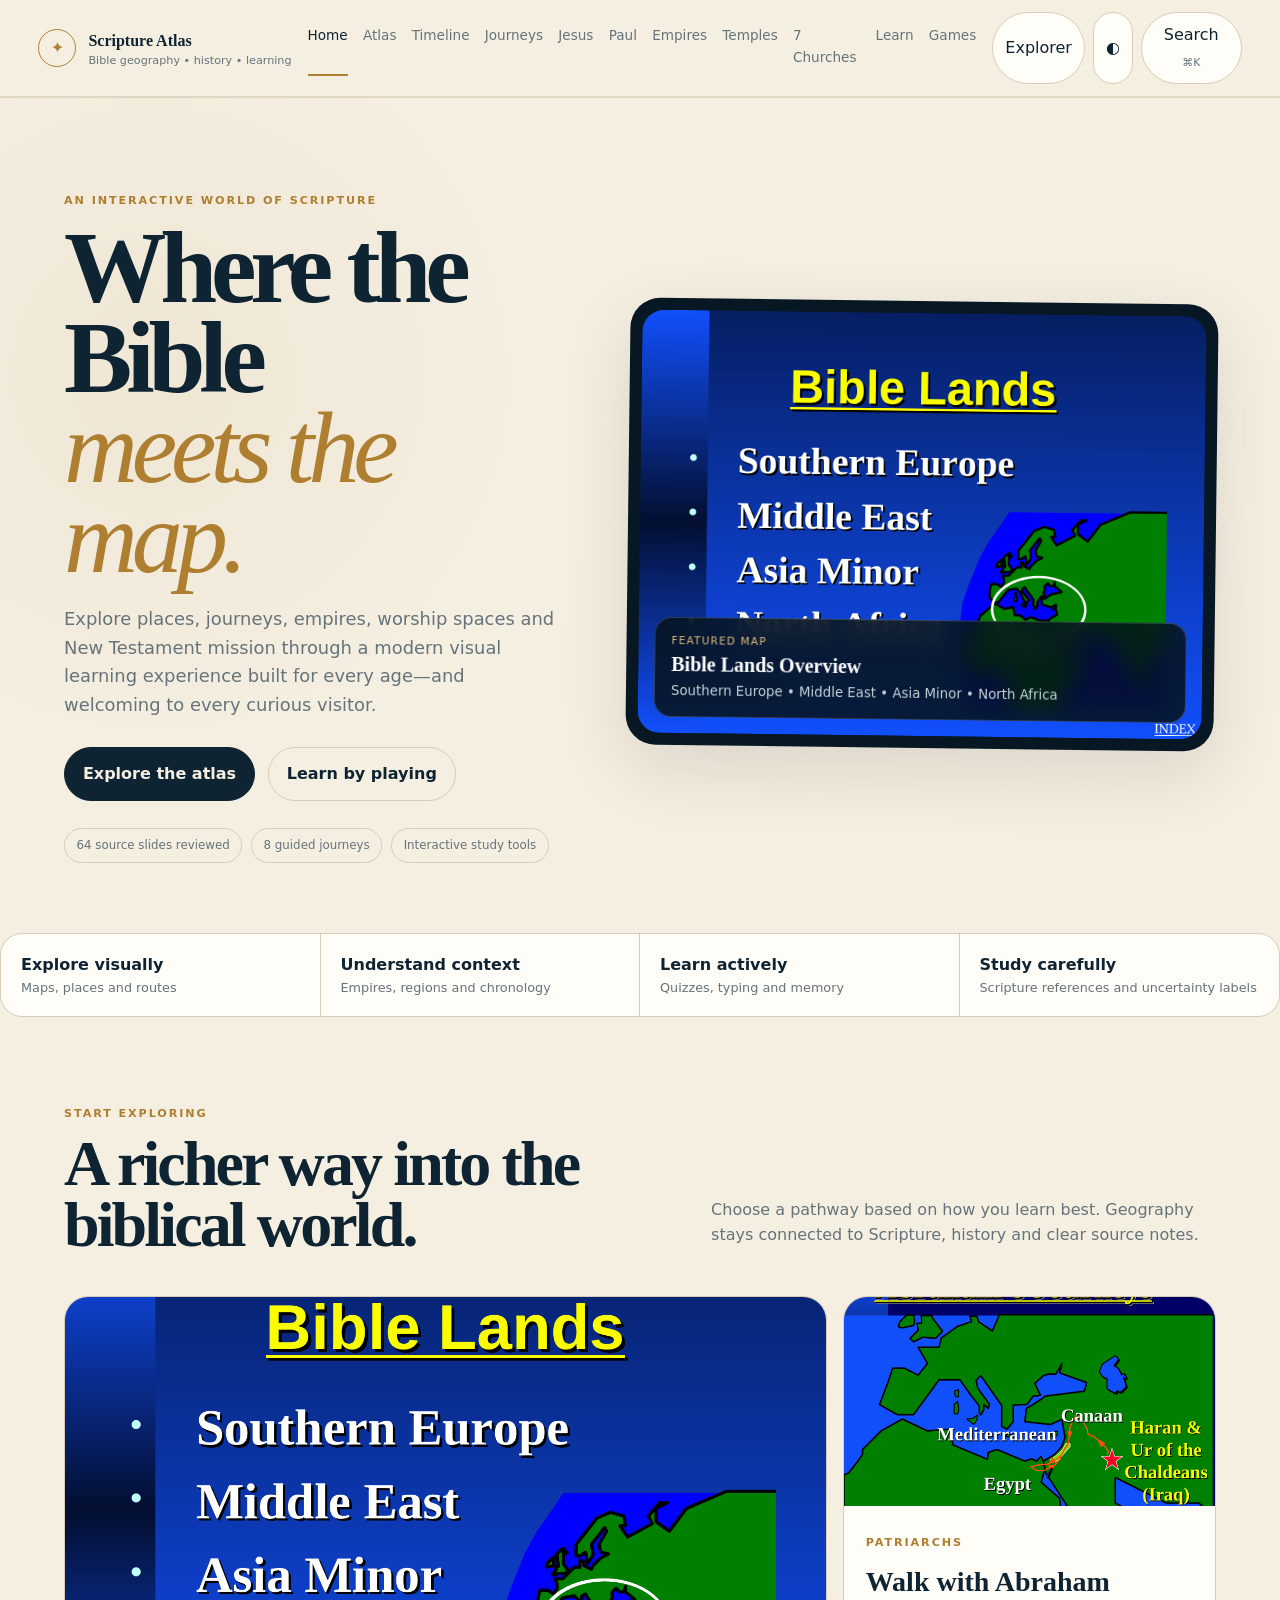
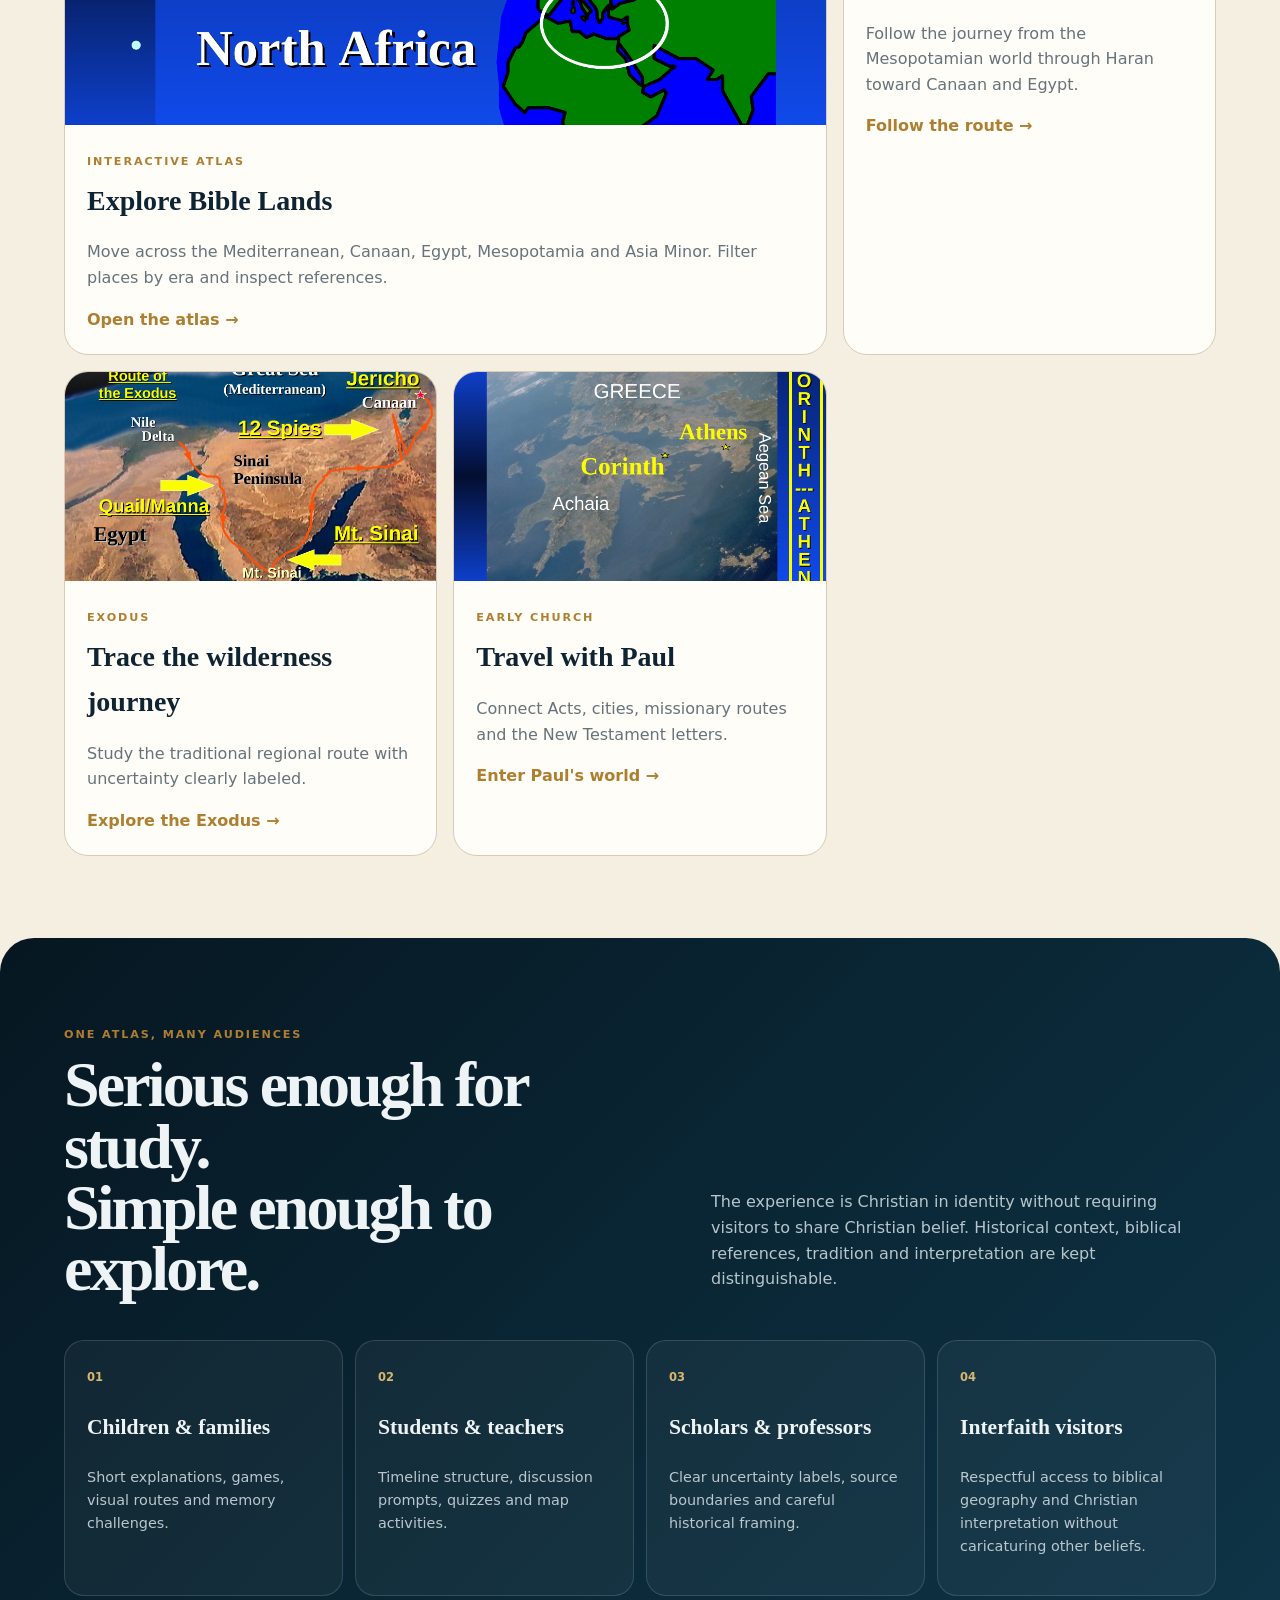
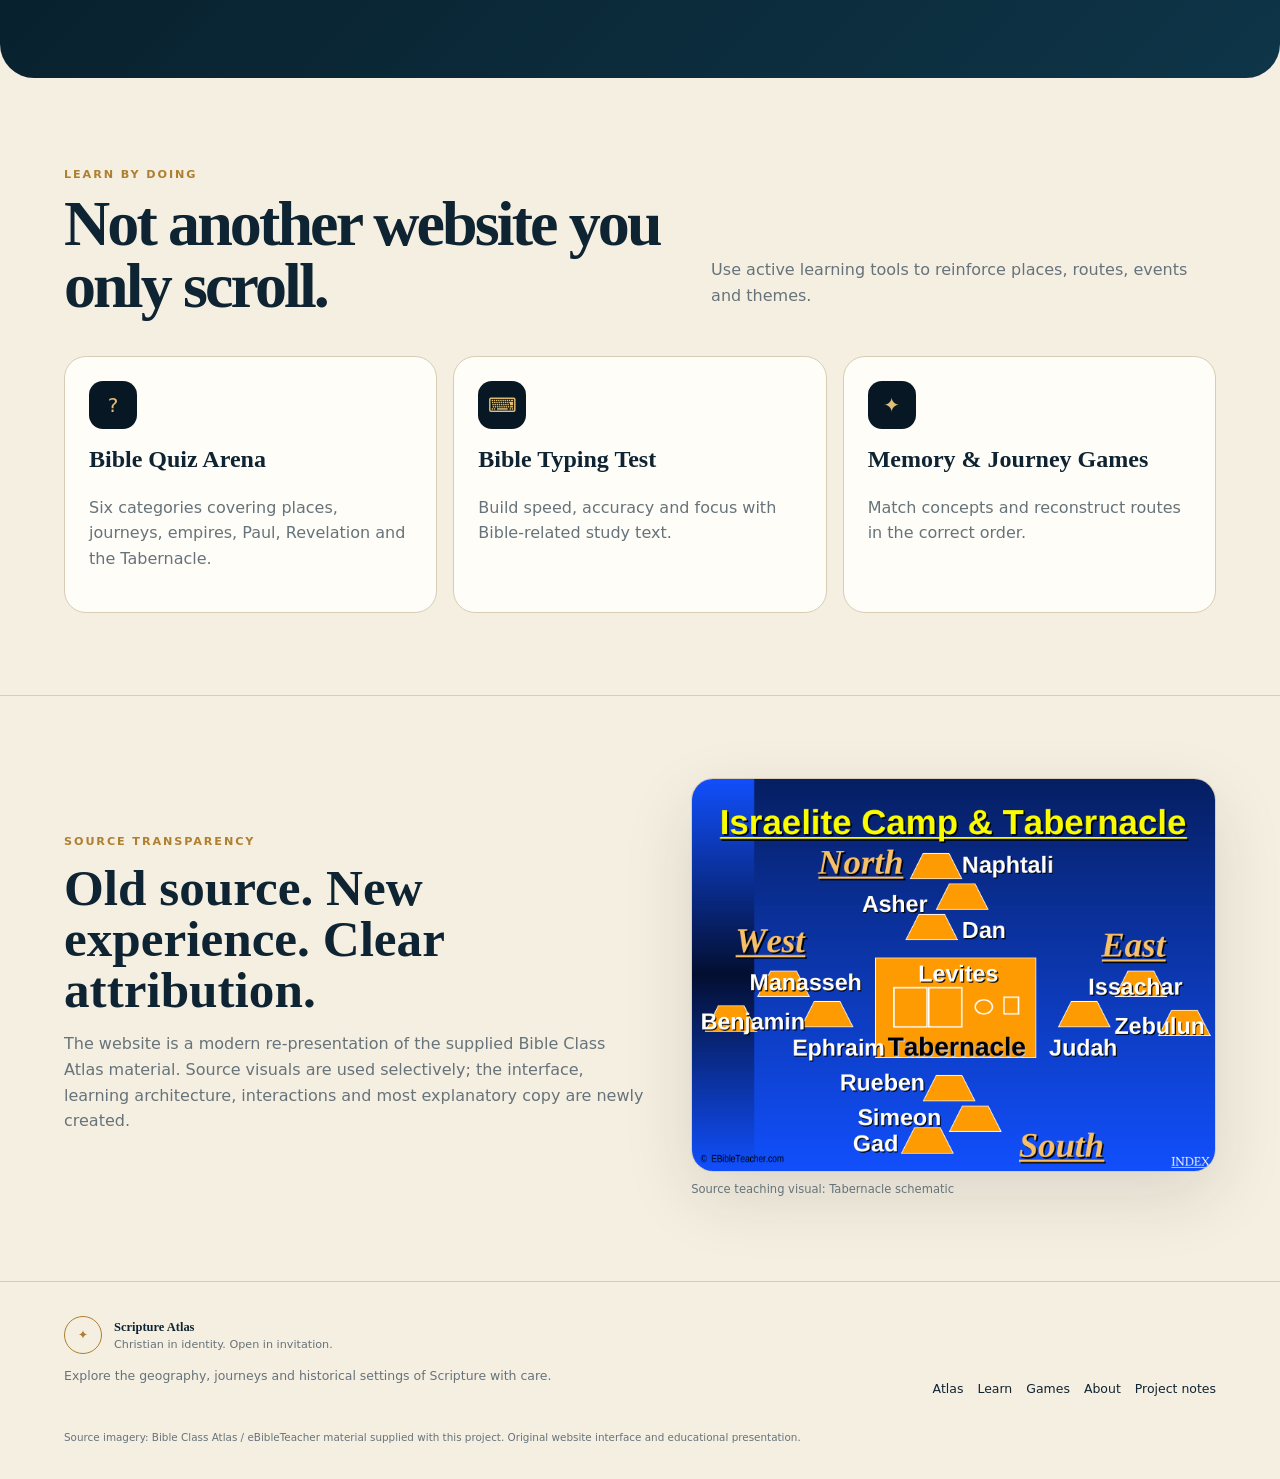
<file: index.html>
<!doctype html><html lang="en"><head><meta charset="utf-8"><meta name="viewport" content="width=device-width,initial-scale=1"><meta name="theme-color" content="#0b2230"><meta name="description" content="Scripture Atlas is a modern interactive Bible geography and learning platform for Christians, students, educators and curious visitors."><meta property="og:title" content="Scripture Atlas — Explore the World of the Bible"><meta property="og:description" content="Interactive Bible geography, journeys, timelines, history, quizzes and learning tools."><meta property="og:type" content="website"><link rel="icon" href="assets/favicon.svg" type="image/svg+xml"><link rel="manifest" href="manifest.webmanifest"><link rel="stylesheet" href="assets/styles.css"><title>Scripture Atlas — Explore the World of the Bible</title></head><body><a class="skip-link" href="#main">Skip to content</a><header class="site-header"><a class="brand" href="index.html"><span class="brand-mark">✦</span><span><strong>Scripture Atlas</strong><small>Bible geography • history • learning</small></span></a><button class="menu-btn" id="menuBtn" aria-controls="mainNav" aria-expanded="false">Menu</button><nav class="main-nav" id="mainNav"><a class="active" href="index.html">Home</a><a href="atlas.html">Atlas</a><a href="timeline.html">Timeline</a><a href="journeys.html">Journeys</a><a href="jesus.html">Jesus</a><a href="paul.html">Paul</a><a href="empires.html">Empires</a><a href="temples.html">Temples</a><a href="churches.html">7 Churches</a><a href="learn.html">Learn</a><a href="games.html">Games</a></nav><div class="header-actions"><button class="chip-btn" id="modeBtn" title="Change learning mode">Explorer</button><button class="icon-btn" id="themeToggle" aria-label="Toggle light or dark theme">◐</button><button class="search-btn" id="searchOpen">Search <span>⌘K</span></button></div></header><main id="main">
<section class="pro-hero"><div class="pro-hero-copy"><span class="eyebrow">An interactive world of Scripture</span><h1>Where the Bible<br><em>meets the map.</em></h1><p class="lead">Explore places, journeys, empires, worship spaces and New Testament mission through a modern visual learning experience built for every age—and welcoming to every curious visitor.</p><div class="hero-actions"><a class="btn primary" href="atlas.html">Explore the atlas</a><a class="btn ghost" href="games.html">Learn by playing</a></div><div class="hero-proof"><span>64 source slides reviewed</span><span>8 guided journeys</span><span>Interactive study tools</span></div></div><div class="pro-hero-media"><img src="assets/images/bible-lands.png" alt="Bible lands overview from the source atlas"><div class="media-caption"><span>Featured map</span><strong>Bible Lands Overview</strong><small>Southern Europe • Middle East • Asia Minor • North Africa</small></div></div></section>
<section class="pro-strip"><div><strong>Explore visually</strong><span>Maps, places and routes</span></div><div><strong>Understand context</strong><span>Empires, regions and chronology</span></div><div><strong>Learn actively</strong><span>Quizzes, typing and memory</span></div><div><strong>Study carefully</strong><span>Scripture references and uncertainty labels</span></div></section>
<section class="section"><div class="section-head"><div><span class="eyebrow">Start exploring</span><h2>A richer way into the biblical world.</h2></div><p>Choose a pathway based on how you learn best. Geography stays connected to Scripture, history and clear source notes.</p></div><div class="editorial-grid">
<a class="editorial-card feature" href="atlas.html"><img src="assets/images/bible-lands.png" alt="Bible lands map"><div><span class="eyebrow">Interactive atlas</span><h3>Explore Bible Lands</h3><p>Move across the Mediterranean, Canaan, Egypt, Mesopotamia and Asia Minor. Filter places by era and inspect references.</p><strong>Open the atlas →</strong></div></a>
<a class="editorial-card" href="journeys.html#abraham"><img src="assets/images/abraham.png" alt="Abraham journey map"><div><span class="eyebrow">Patriarchs</span><h3>Walk with Abraham</h3><p>Follow the journey from the Mesopotamian world through Haran toward Canaan and Egypt.</p><strong>Follow the route →</strong></div></a>
<a class="editorial-card" href="journeys.html#exodus"><img src="assets/images/exodus.png" alt="Traditional Exodus route map"><div><span class="eyebrow">Exodus</span><h3>Trace the wilderness journey</h3><p>Study the traditional regional route with uncertainty clearly labeled.</p><strong>Explore the Exodus →</strong></div></a>
<a class="editorial-card" href="paul.html"><img src="assets/images/paul.png" alt="Paul missionary journey map"><div><span class="eyebrow">Early Church</span><h3>Travel with Paul</h3><p>Connect Acts, cities, missionary routes and the New Testament letters.</p><strong>Enter Paul's world →</strong></div></a>
</div></section>
<section class="section immersive"><div class="section-head light"><div><span class="eyebrow">One atlas, many audiences</span><h2>Serious enough for study.<br>Simple enough to explore.</h2></div><p>The experience is Christian in identity without requiring visitors to share Christian belief. Historical context, biblical references, tradition and interpretation are kept distinguishable.</p></div><div class="audience-grid"><article><span>01</span><h3>Children & families</h3><p>Short explanations, games, visual routes and memory challenges.</p></article><article><span>02</span><h3>Students & teachers</h3><p>Timeline structure, discussion prompts, quizzes and map activities.</p></article><article><span>03</span><h3>Scholars & professors</h3><p>Clear uncertainty labels, source boundaries and careful historical framing.</p></article><article><span>04</span><h3>Interfaith visitors</h3><p>Respectful access to biblical geography and Christian interpretation without caricaturing other beliefs.</p></article></div></section>
<section class="section"><div class="section-head"><div><span class="eyebrow">Learn by doing</span><h2>Not another website you only scroll.</h2></div><p>Use active learning tools to reinforce places, routes, events and themes.</p></div><div class="engagement-grid"><a href="games.html"><span class="big-icon">?</span><h3>Bible Quiz Arena</h3><p>Six categories covering places, journeys, empires, Paul, Revelation and the Tabernacle.</p></a><a href="games.html#typing"><span class="big-icon">⌨</span><h3>Bible Typing Test</h3><p>Build speed, accuracy and focus with Bible-related study text.</p></a><a href="games.html"><span class="big-icon">✦</span><h3>Memory & Journey Games</h3><p>Match concepts and reconstruct routes in the correct order.</p></a></div></section>
<section class="section source-section"><div><span class="eyebrow">Source transparency</span><h2>Old source. New experience. Clear attribution.</h2><p>The website is a modern re-presentation of the supplied Bible Class Atlas material. Source visuals are used selectively; the interface, learning architecture, interactions and most explanatory copy are newly created.</p></div><figure><img src="assets/images/tabernacle.png" alt="Tabernacle schematic from source atlas"><figcaption>Source teaching visual: Tabernacle schematic</figcaption></figure></section>
</main><footer class="pro-footer"><div><div class="brand footer-brand"><span class="brand-mark">✦</span><span><strong>Scripture Atlas</strong><small>Christian in identity. Open in invitation.</small></span></div><p>Explore the geography, journeys and historical settings of Scripture with care.</p></div><div class="footer-links"><a href="atlas.html">Atlas</a><a href="learn.html">Learn</a><a href="games.html">Games</a><a href="about.html">About</a><a href="README.md">Project notes</a></div><small>Source imagery: Bible Class Atlas / eBibleTeacher material supplied with this project. Original website interface and educational presentation.</small></footer><div class="search-overlay" id="searchOverlay" aria-hidden="true"><div class="search-panel"><div class="search-input-wrap"><span>⌕</span><input id="searchInput" placeholder="Search places, journeys, empires, churches…" autocomplete="off"><button id="searchClose">Esc</button></div><div id="searchResults" class="search-results"></div></div></div><div class="toast" id="toast" role="status" aria-live="polite"></div><script src="assets/app.js"></script></body></html>
</file>
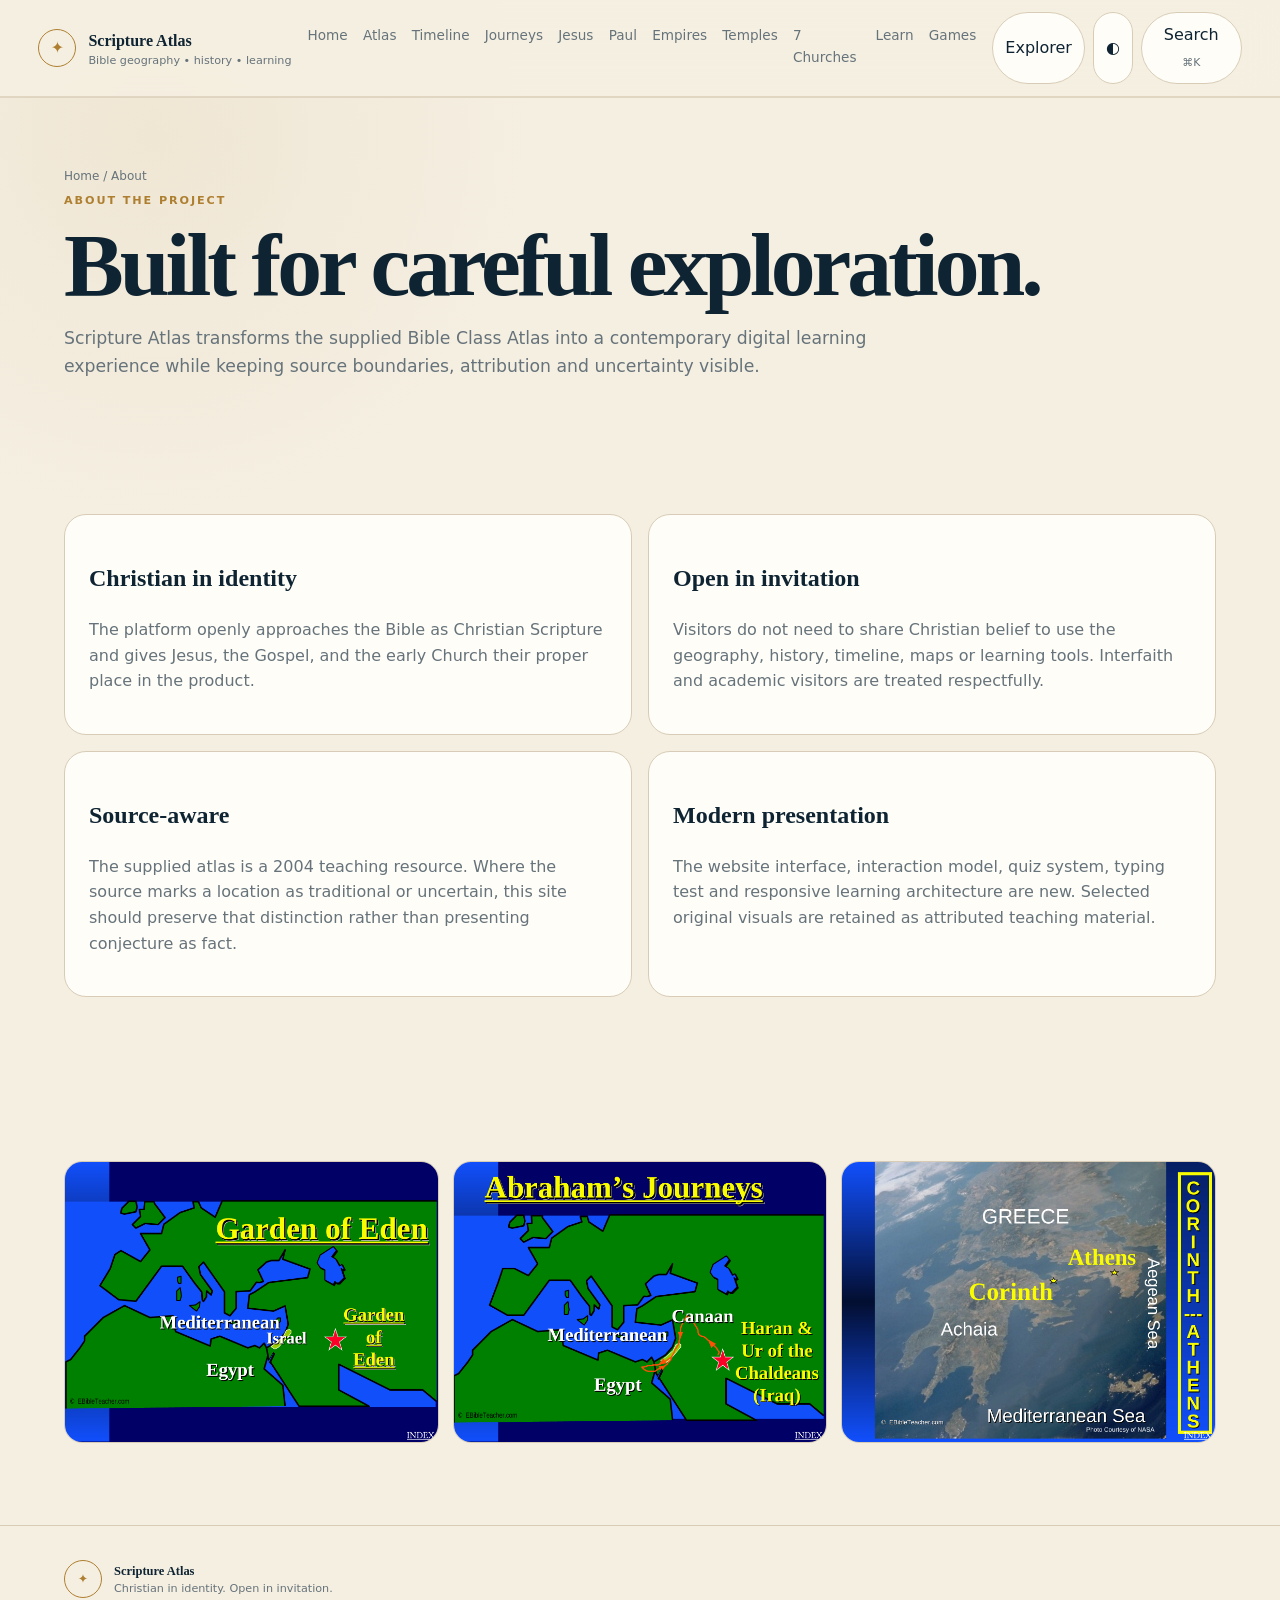
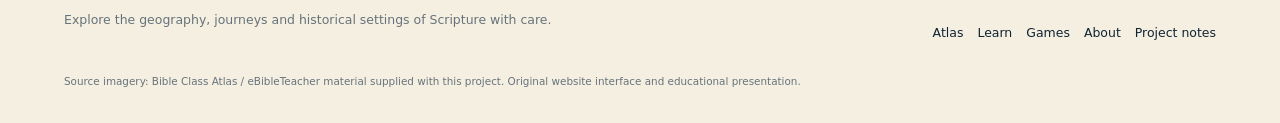
<file: about.html>
<!doctype html><html lang="en"><head><meta charset="utf-8"><meta name="viewport" content="width=device-width,initial-scale=1"><meta name="theme-color" content="#0b2230"><meta name="description" content="Scripture Atlas is a modern interactive Bible geography and learning platform for Christians, students, educators and curious visitors."><meta property="og:title" content="Scripture Atlas — Explore the World of the Bible"><meta property="og:description" content="Interactive Bible geography, journeys, timelines, history, quizzes and learning tools."><meta property="og:type" content="website"><link rel="icon" href="assets/favicon.svg" type="image/svg+xml"><link rel="manifest" href="manifest.webmanifest"><link rel="stylesheet" href="assets/styles.css"><title>About & Source Notes — Scripture Atlas</title></head><body><a class="skip-link" href="#main">Skip to content</a><header class="site-header"><a class="brand" href="index.html"><span class="brand-mark">✦</span><span><strong>Scripture Atlas</strong><small>Bible geography • history • learning</small></span></a><button class="menu-btn" id="menuBtn" aria-controls="mainNav" aria-expanded="false">Menu</button><nav class="main-nav" id="mainNav"><a href="index.html">Home</a><a href="atlas.html">Atlas</a><a href="timeline.html">Timeline</a><a href="journeys.html">Journeys</a><a href="jesus.html">Jesus</a><a href="paul.html">Paul</a><a href="empires.html">Empires</a><a href="temples.html">Temples</a><a href="churches.html">7 Churches</a><a href="learn.html">Learn</a><a href="games.html">Games</a></nav><div class="header-actions"><button class="chip-btn" id="modeBtn" title="Change learning mode">Explorer</button><button class="icon-btn" id="themeToggle" aria-label="Toggle light or dark theme">◐</button><button class="search-btn" id="searchOpen">Search <span>⌘K</span></button></div></header><main id="main"><section class="page-hero"><div class="breadcrumb">Home / About</div><span class="eyebrow">About the project</span><h1>Built for careful exploration.</h1><p>Scripture Atlas transforms the supplied Bible Class Atlas into a contemporary digital learning experience while keeping source boundaries, attribution and uncertainty visible.</p></section><section class="section"><div class="prose-grid"><article><h2>Christian in identity</h2><p>The platform openly approaches the Bible as Christian Scripture and gives Jesus, the Gospel, and the early Church their proper place in the product.</p></article><article><h2>Open in invitation</h2><p>Visitors do not need to share Christian belief to use the geography, history, timeline, maps or learning tools. Interfaith and academic visitors are treated respectfully.</p></article><article><h2>Source-aware</h2><p>The supplied atlas is a 2004 teaching resource. Where the source marks a location as traditional or uncertain, this site should preserve that distinction rather than presenting conjecture as fact.</p></article><article><h2>Modern presentation</h2><p>The website interface, interaction model, quiz system, typing test and responsive learning architecture are new. Selected original visuals are retained as attributed teaching material.</p></article></div></section><section class="section source-gallery"><img src="assets/images/eden.png" alt="Garden of Eden source atlas map"><img src="assets/images/abraham.png" alt="Abraham journey source atlas map"><img src="assets/images/paul.png" alt="Paul journey source atlas map"></section></main><footer class="pro-footer"><div><div class="brand footer-brand"><span class="brand-mark">✦</span><span><strong>Scripture Atlas</strong><small>Christian in identity. Open in invitation.</small></span></div><p>Explore the geography, journeys and historical settings of Scripture with care.</p></div><div class="footer-links"><a href="atlas.html">Atlas</a><a href="learn.html">Learn</a><a href="games.html">Games</a><a href="about.html">About</a><a href="README.md">Project notes</a></div><small>Source imagery: Bible Class Atlas / eBibleTeacher material supplied with this project. Original website interface and educational presentation.</small></footer><div class="search-overlay" id="searchOverlay" aria-hidden="true"><div class="search-panel"><div class="search-input-wrap"><span>⌕</span><input id="searchInput" placeholder="Search places, journeys, empires, churches…" autocomplete="off"><button id="searchClose">Esc</button></div><div id="searchResults" class="search-results"></div></div></div><div class="toast" id="toast" role="status" aria-live="polite"></div><script src="assets/app.js"></script></body></html>
</file>
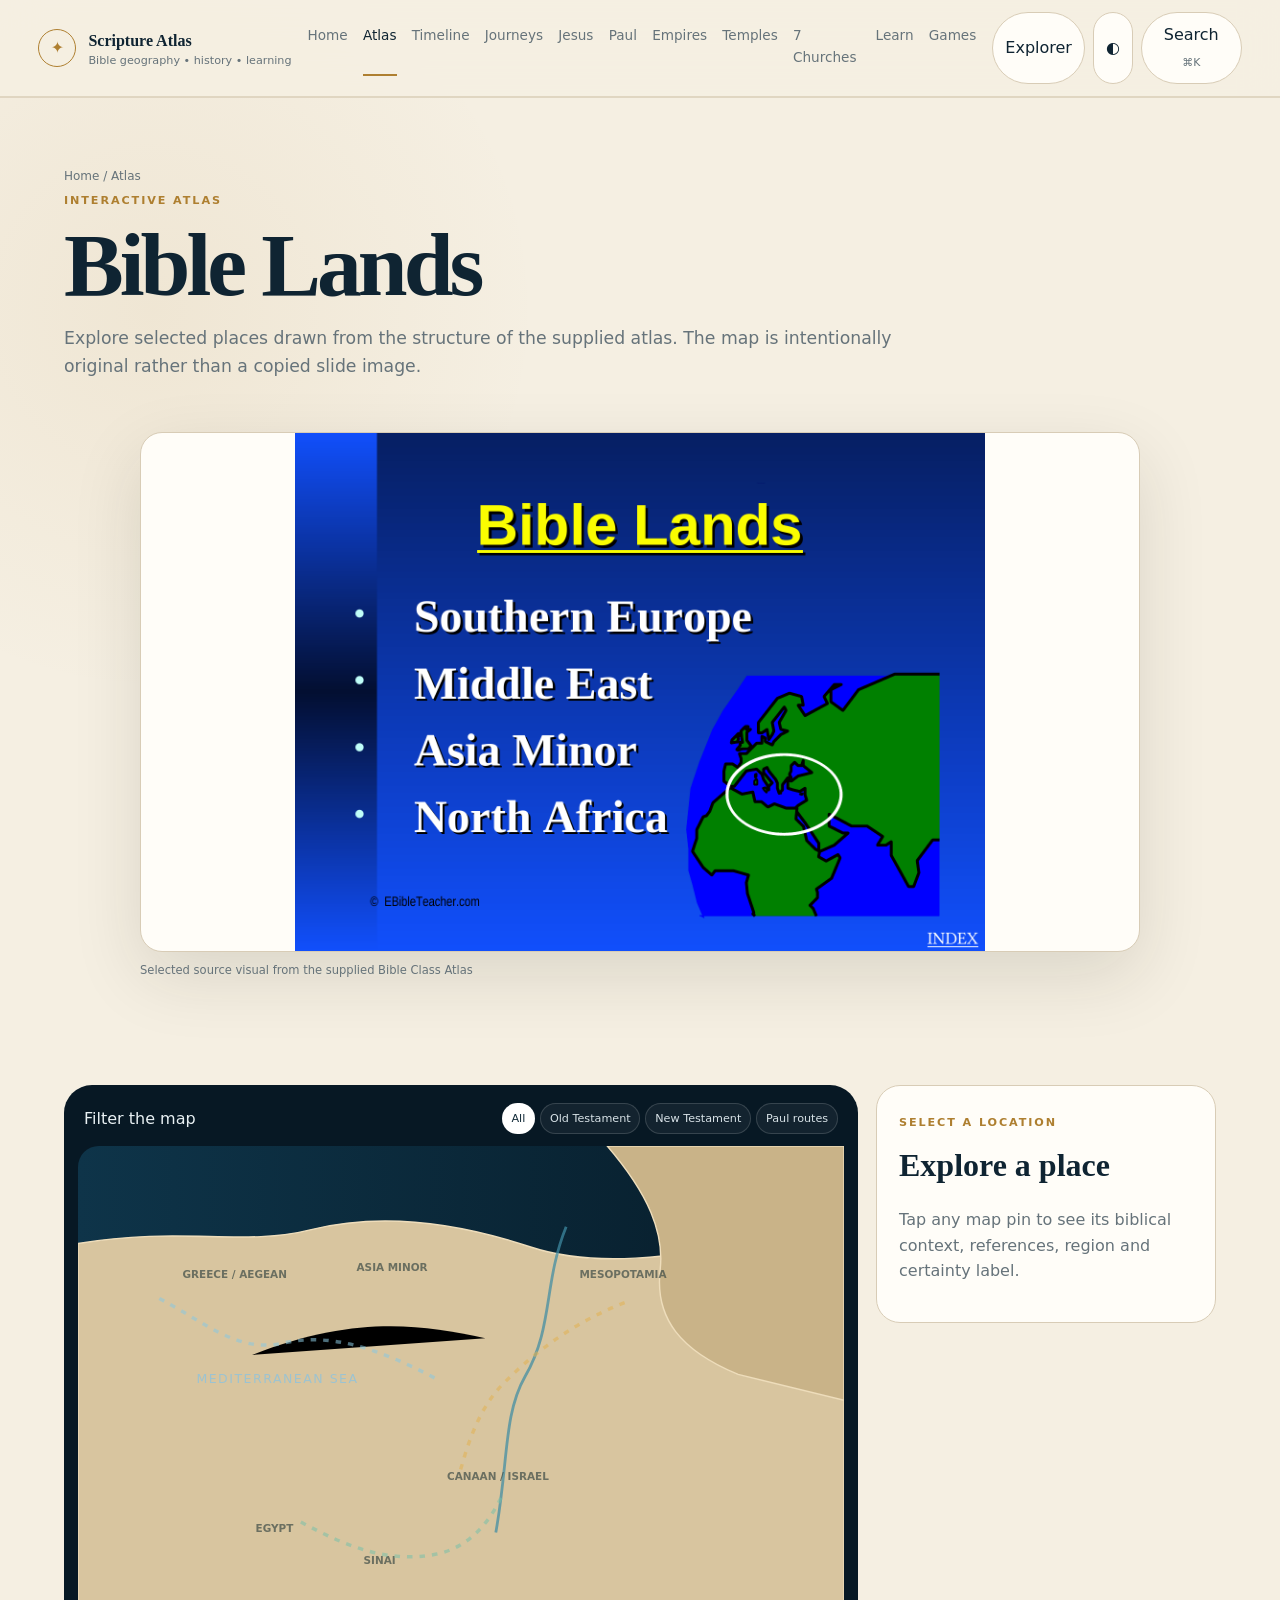
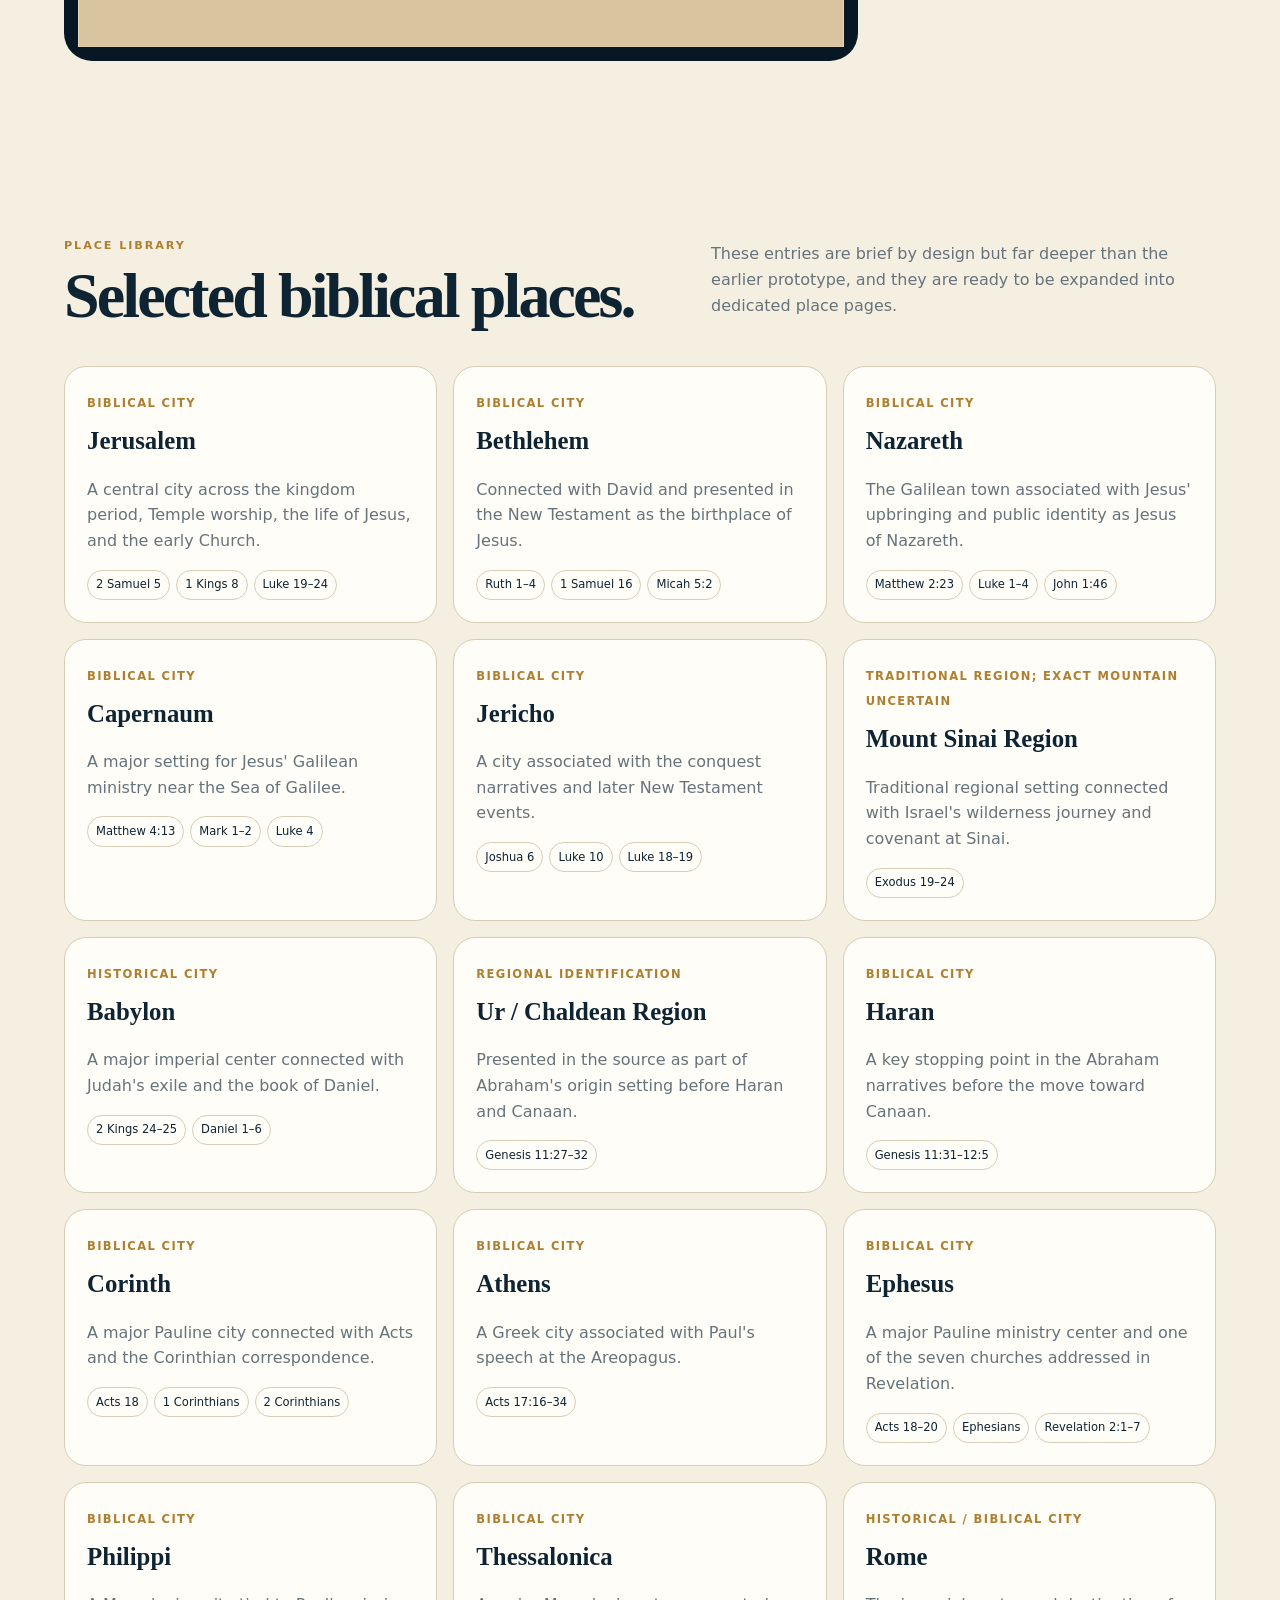
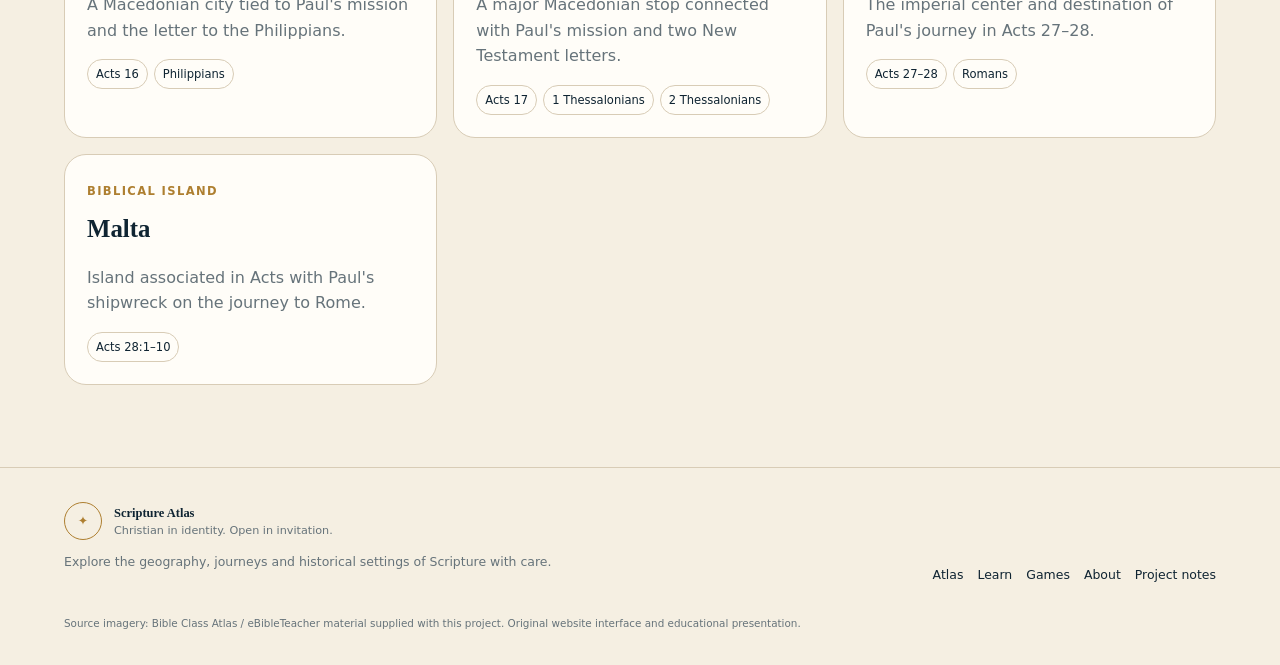
<file: atlas.html>
<!doctype html>
<html lang="en">
<head>
<meta charset="utf-8"><meta name="viewport" content="width=device-width,initial-scale=1">
<meta name="description" content="Interactive Bible atlas and learning platform.">
<title>Bible Atlas — Scripture Atlas</title>
<meta name="theme-color" content="#0b2230"><link rel="icon" href="assets/favicon.svg" type="image/svg+xml"><link rel="manifest" href="manifest.webmanifest"><link rel="stylesheet" href="assets/styles.css">
</head>
<body>
<a class="skip-link" href="#main">Skip to content</a>

<header class="site-header">
  <a class="brand" href="index.html"><span class="brand-mark">✦</span><span><strong>Scripture Atlas</strong><small>Bible geography • history • learning</small></span></a>
  <button class="menu-btn" id="menuBtn">Menu</button>
  <nav class="main-nav" id="mainNav"><a class="" href="index.html">Home</a><a class="active" href="atlas.html">Atlas</a><a class="" href="timeline.html">Timeline</a><a class="" href="journeys.html">Journeys</a><a class="" href="jesus.html">Jesus</a><a class="" href="paul.html">Paul</a><a class="" href="empires.html">Empires</a><a class="" href="temples.html">Temples</a><a class="" href="churches.html">7 Churches</a><a class="" href="learn.html">Learn</a><a class="" href="games.html">Games</a></nav>
  <div class="header-actions"><button class="chip-btn" id="modeBtn">Explorer</button><button class="icon-btn" id="themeToggle">◐</button><button class="search-btn" id="searchOpen">Search <span>⌘K</span></button></div>
</header>
<main id="main">
<section class="page-hero"><div class="breadcrumb">Home / Atlas</div><span class="eyebrow">Interactive atlas</span><h1>Bible Lands</h1><p>Explore selected places drawn from the structure of the supplied atlas. The map is intentionally original rather than a copied slide image.</p></section><section class="page-hero-visual section"><figure><img src="assets/images/bible-lands.png" alt="Source atlas visual for this section"><figcaption>Selected source visual from the supplied Bible Class Atlas</figcaption></figure></section>
<section class="section" style="padding-top:24px">
<div class="atlas-layout">
<div class="map-wrap">
<div class="map-toolbar"><span>Filter the map</span><div class="filters"><button class="active" data-map-filter="all">All</button><button data-map-filter="OT">Old Testament</button><button data-map-filter="NT">New Testament</button><button data-map-filter="PAUL">Paul routes</button></div></div>

<svg id="atlasMap" viewBox="0 0 1100 720" aria-label="Stylized map of Bible lands">
<defs>
<linearGradient id="sea" x1="0" x2="1"><stop offset="0" stop-color="#0e3449"/><stop offset="1" stop-color="#071c29"/></linearGradient>
<filter id="soft"><feDropShadow dx="0" dy="8" stdDeviation="8" flood-opacity=".22"/></filter>
</defs>
<rect width="1100" height="720" rx="30" fill="url(#sea)"/>
<path class="landmass" d="M0 140 C150 115 236 145 335 120 C437 95 548 111 650 145 C760 181 873 154 1100 120 L1100 720 L0 720Z"/>
<path class="landmass secondary" d="M760 0 C820 70 842 125 836 178 C828 248 866 294 948 328 L1100 365 L1100 0Z"/>
<path class="river" d="M701 116 C668 198 683 260 642 331 C611 385 618 455 600 555"/>
<path class="sea-label" d="M250 300 C390 245 486 254 585 276"/>
<text x="170" y="340" class="water-label">MEDITERRANEAN SEA</text>
<g class="region-labels">
<text x="720" y="190">MESOPOTAMIA</text><text x="530" y="480">CANAAN / ISRAEL</text><text x="410" y="600">SINAI</text><text x="255" y="555">EGYPT</text><text x="150" y="190">GREECE / AEGEAN</text><text x="400" y="180">ASIA MINOR</text>
</g>
<g class="route-layer route-abraham"><path d="M785 225 C720 250 661 290 610 342 C576 377 560 426 548 470"/></g>
<g class="route-layer route-exodus"><path d="M320 540 C385 575 445 600 515 586 C563 576 592 539 610 500"/></g>
<g class="route-layer route-paul"><path d="M512 333 C430 290 362 268 295 283 C227 298 182 252 111 216"/></g>
<g class="pins">
<button class="map-pin" data-place="jerusalem" data-era="OT / NT"><circle cx="592" cy="470" r="8"/><text x="605" y="475">Jerusalem</text></button>
<button class="map-pin" data-place="bethlehem" data-era="OT / NT"><circle cx="590" cy="490" r="8"/><text x="603" y="495">Bethlehem</text></button>
<button class="map-pin" data-place="nazareth" data-era="NT"><circle cx="585" cy="420" r="8"/><text x="598" y="425">Nazareth</text></button>
<button class="map-pin" data-place="capernaum" data-era="NT"><circle cx="604" cy="400" r="8"/><text x="617" y="405">Capernaum</text></button>
<button class="map-pin" data-place="jericho" data-era="OT / NT"><circle cx="610" cy="460" r="8"/><text x="623" y="465">Jericho</text></button>
<button class="map-pin" data-place="sinai" data-era="OT"><circle cx="476" cy="590" r="8"/><text x="489" y="595">Mount Sinai Region</text></button>
<button class="map-pin" data-place="babylon" data-era="OT"><circle cx="785" cy="225" r="8"/><text x="798" y="230">Babylon</text></button>
<button class="map-pin" data-place="ur" data-era="OT"><circle cx="820" cy="295" r="8"/><text x="833" y="300">Ur / Chaldean Region</text></button>
<button class="map-pin" data-place="haran" data-era="OT"><circle cx="705" cy="220" r="8"/><text x="718" y="225">Haran</text></button>
<button class="map-pin" data-place="corinth" data-era="NT"><circle cx="180" cy="285" r="8"/><text x="193" y="290">Corinth</text></button>
<button class="map-pin" data-place="athens" data-era="NT"><circle cx="164" cy="303" r="8"/><text x="177" y="308">Athens</text></button>
<button class="map-pin" data-place="ephesus" data-era="NT"><circle cx="340" cy="275" r="8"/><text x="353" y="280">Ephesus</text></button>
<button class="map-pin" data-place="philippi" data-era="NT"><circle cx="214" cy="210" r="8"/><text x="227" y="215">Philippi</text></button>
<button class="map-pin" data-place="thessalonica" data-era="NT"><circle cx="195" cy="224" r="8"/><text x="208" y="229">Thessalonica</text></button>
<button class="map-pin" data-place="rome" data-era="NT"><circle cx="90" cy="215" r="8"/><text x="103" y="220">Rome</text></button>
<button class="map-pin" data-place="malta" data-era="NT"><circle cx="180" cy="420" r="8"/><text x="193" y="425">Malta</text></button>
</g></svg>
</div>
<aside class="inspector" id="placeInspector"><span class="eyebrow">Select a location</span><h2>Explore a place</h2><p>Tap any map pin to see its biblical context, references, region and certainty label.</p></aside>
</div>
</section>
<section class="section"><div class="section-head"><div><span class="eyebrow">Place library</span><h2>Selected biblical places.</h2></div><p>These entries are brief by design but far deeper than the earlier prototype, and they are ready to be expanded into dedicated place pages.</p></div><div class="table-grid"><article class="info-card"><span class="mini">Biblical city</span><h3>Jerusalem</h3><p>A central city across the kingdom period, Temple worship, the life of Jesus, and the early Church.</p><div class="ref-list"><span>2 Samuel 5</span><span>1 Kings 8</span><span>Luke 19–24</span></div></article><article class="info-card"><span class="mini">Biblical city</span><h3>Bethlehem</h3><p>Connected with David and presented in the New Testament as the birthplace of Jesus.</p><div class="ref-list"><span>Ruth 1–4</span><span>1 Samuel 16</span><span>Micah 5:2</span></div></article><article class="info-card"><span class="mini">Biblical city</span><h3>Nazareth</h3><p>The Galilean town associated with Jesus' upbringing and public identity as Jesus of Nazareth.</p><div class="ref-list"><span>Matthew 2:23</span><span>Luke 1–4</span><span>John 1:46</span></div></article><article class="info-card"><span class="mini">Biblical city</span><h3>Capernaum</h3><p>A major setting for Jesus' Galilean ministry near the Sea of Galilee.</p><div class="ref-list"><span>Matthew 4:13</span><span>Mark 1–2</span><span>Luke 4</span></div></article><article class="info-card"><span class="mini">Biblical city</span><h3>Jericho</h3><p>A city associated with the conquest narratives and later New Testament events.</p><div class="ref-list"><span>Joshua 6</span><span>Luke 10</span><span>Luke 18–19</span></div></article><article class="info-card"><span class="mini">Traditional region; exact mountain uncertain</span><h3>Mount Sinai Region</h3><p>Traditional regional setting connected with Israel's wilderness journey and covenant at Sinai.</p><div class="ref-list"><span>Exodus 19–24</span></div></article><article class="info-card"><span class="mini">Historical city</span><h3>Babylon</h3><p>A major imperial center connected with Judah's exile and the book of Daniel.</p><div class="ref-list"><span>2 Kings 24–25</span><span>Daniel 1–6</span></div></article><article class="info-card"><span class="mini">Regional identification</span><h3>Ur / Chaldean Region</h3><p>Presented in the source as part of Abraham's origin setting before Haran and Canaan.</p><div class="ref-list"><span>Genesis 11:27–32</span></div></article><article class="info-card"><span class="mini">Biblical city</span><h3>Haran</h3><p>A key stopping point in the Abraham narratives before the move toward Canaan.</p><div class="ref-list"><span>Genesis 11:31–12:5</span></div></article><article class="info-card"><span class="mini">Biblical city</span><h3>Corinth</h3><p>A major Pauline city connected with Acts and the Corinthian correspondence.</p><div class="ref-list"><span>Acts 18</span><span>1 Corinthians</span><span>2 Corinthians</span></div></article><article class="info-card"><span class="mini">Biblical city</span><h3>Athens</h3><p>A Greek city associated with Paul's speech at the Areopagus.</p><div class="ref-list"><span>Acts 17:16–34</span></div></article><article class="info-card"><span class="mini">Biblical city</span><h3>Ephesus</h3><p>A major Pauline ministry center and one of the seven churches addressed in Revelation.</p><div class="ref-list"><span>Acts 18–20</span><span>Ephesians</span><span>Revelation 2:1–7</span></div></article><article class="info-card"><span class="mini">Biblical city</span><h3>Philippi</h3><p>A Macedonian city tied to Paul's mission and the letter to the Philippians.</p><div class="ref-list"><span>Acts 16</span><span>Philippians</span></div></article><article class="info-card"><span class="mini">Biblical city</span><h3>Thessalonica</h3><p>A major Macedonian stop connected with Paul's mission and two New Testament letters.</p><div class="ref-list"><span>Acts 17</span><span>1 Thessalonians</span><span>2 Thessalonians</span></div></article><article class="info-card"><span class="mini">Historical / Biblical city</span><h3>Rome</h3><p>The imperial center and destination of Paul's journey in Acts 27–28.</p><div class="ref-list"><span>Acts 27–28</span><span>Romans</span></div></article><article class="info-card"><span class="mini">Biblical island</span><h3>Malta</h3><p>Island associated in Acts with Paul's shipwreck on the journey to Rome.</p><div class="ref-list"><span>Acts 28:1–10</span></div></article></div></section>
</main>
<footer class="pro-footer"><div><div class="brand footer-brand"><span class="brand-mark">✦</span><span><strong>Scripture Atlas</strong><small>Christian in identity. Open in invitation.</small></span></div><p>Explore the geography, journeys and historical settings of Scripture with care.</p></div><div class="footer-links"><a href="atlas.html">Atlas</a><a href="learn.html">Learn</a><a href="games.html">Games</a><a href="about.html">About</a><a href="README.md">Project notes</a></div><small>Source imagery: Bible Class Atlas / eBibleTeacher material supplied with this project. Original website interface and educational presentation.</small></footer>
<div class="search-overlay" id="searchOverlay" aria-hidden="true"><div class="search-panel"><div class="search-input-wrap"><span>⌕</span><input id="searchInput" placeholder="Search places, journeys, empires, churches…"><button id="searchClose">Esc</button></div><div id="searchResults" class="search-results"></div></div></div>
<div class="toast" id="toast" role="status"></div>
<script src="assets/app.js"></script>
</body></html>
</file>
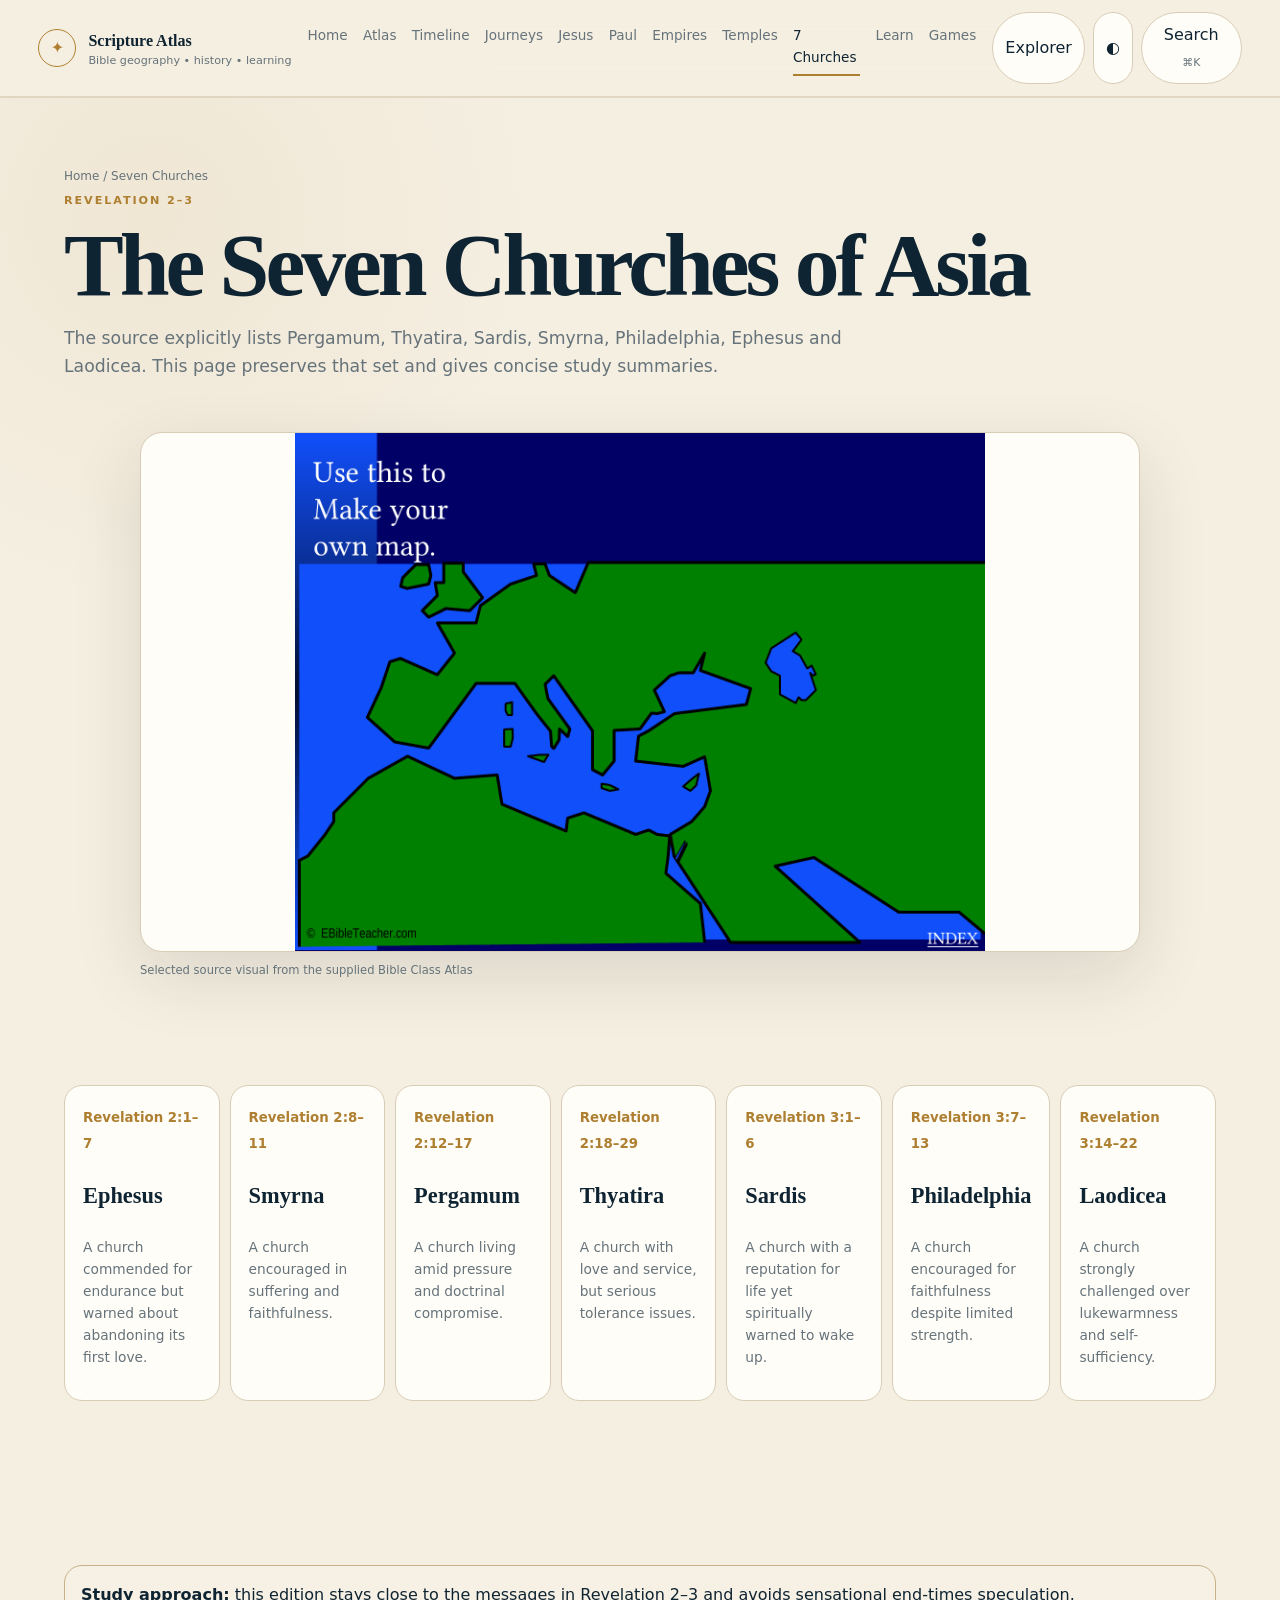
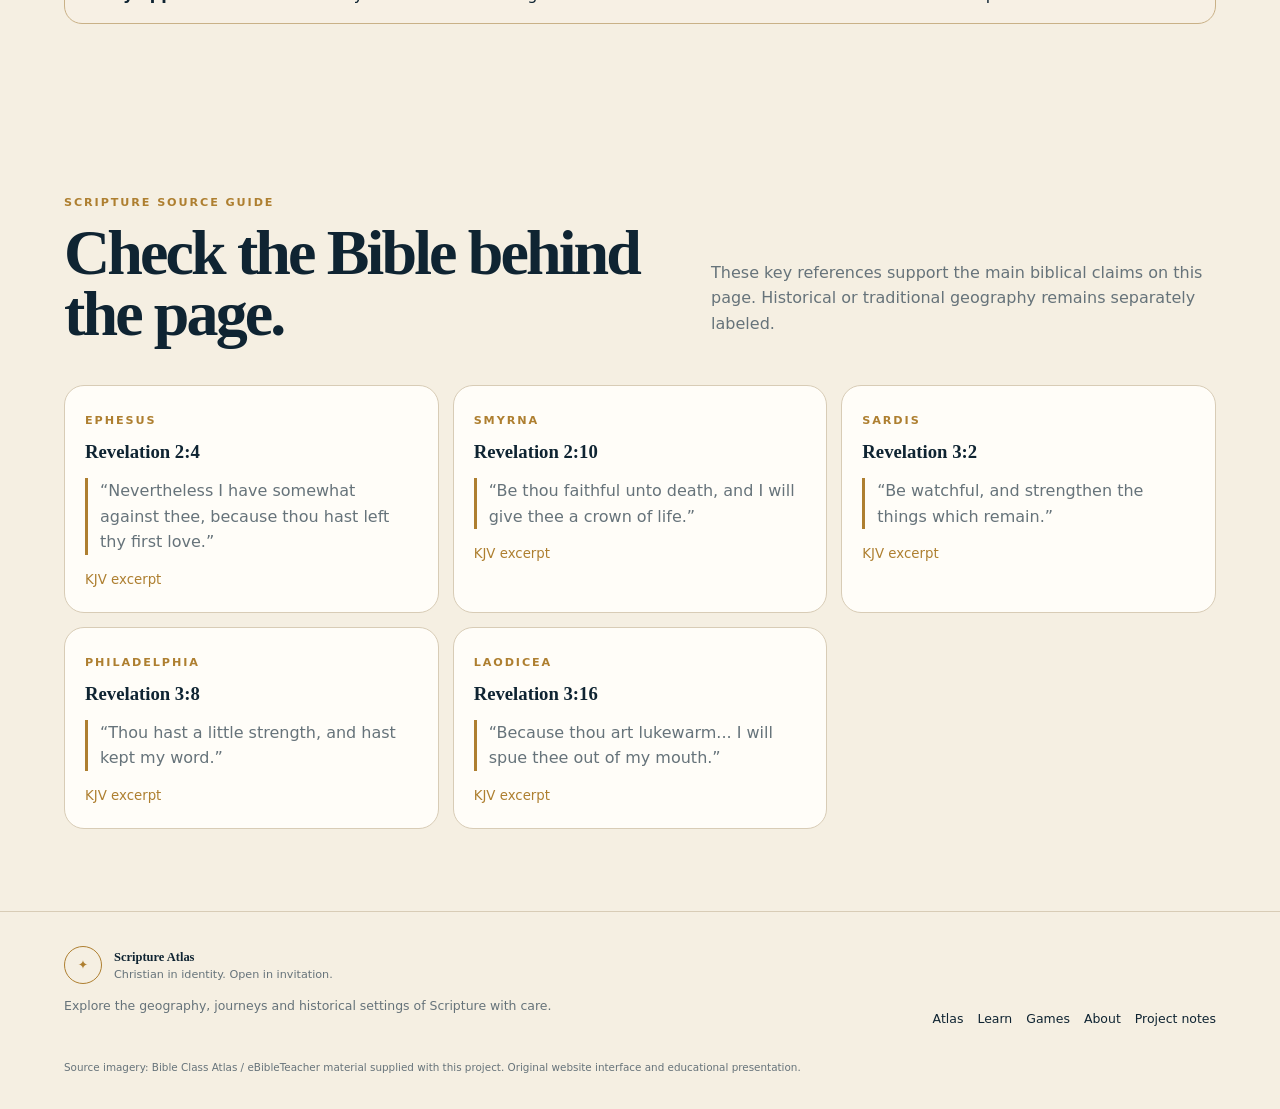
<file: churches.html>
<!doctype html>
<html lang="en">
<head>
<meta charset="utf-8"><meta name="viewport" content="width=device-width,initial-scale=1">
<meta name="description" content="Interactive Bible atlas and learning platform.">
<title>Seven Churches — Scripture Atlas</title>
<meta name="theme-color" content="#0b2230"><link rel="icon" href="assets/favicon.svg" type="image/svg+xml"><link rel="manifest" href="manifest.webmanifest"><link rel="stylesheet" href="assets/styles.css">
</head>
<body>
<a class="skip-link" href="#main">Skip to content</a>

<header class="site-header">
  <a class="brand" href="index.html"><span class="brand-mark">✦</span><span><strong>Scripture Atlas</strong><small>Bible geography • history • learning</small></span></a>
  <button class="menu-btn" id="menuBtn">Menu</button>
  <nav class="main-nav" id="mainNav"><a class="" href="index.html">Home</a><a class="" href="atlas.html">Atlas</a><a class="" href="timeline.html">Timeline</a><a class="" href="journeys.html">Journeys</a><a class="" href="jesus.html">Jesus</a><a class="" href="paul.html">Paul</a><a class="" href="empires.html">Empires</a><a class="" href="temples.html">Temples</a><a class="active" href="churches.html">7 Churches</a><a class="" href="learn.html">Learn</a><a class="" href="games.html">Games</a></nav>
  <div class="header-actions"><button class="chip-btn" id="modeBtn">Explorer</button><button class="icon-btn" id="themeToggle">◐</button><button class="search-btn" id="searchOpen">Search <span>⌘K</span></button></div>
</header>
<main id="main">
<section class="page-hero"><div class="breadcrumb">Home / Seven Churches</div><span class="eyebrow">Revelation 2–3</span><h1>The Seven Churches of Asia</h1><p>The source explicitly lists Pergamum, Thyatira, Sardis, Smyrna, Philadelphia, Ephesus and Laodicea. This page preserves that set and gives concise study summaries.</p></section><section class="page-hero-visual section"><figure><img src="assets/images/churches.png" alt="Source atlas visual for this section"><figcaption>Selected source visual from the supplied Bible Class Atlas</figcaption></figure></section>
<section class="section" style="padding-top:24px"><div class="church-grid"><article class="church"><small>Revelation 2:1–7</small><h3>Ephesus</h3><p>A church commended for endurance but warned about abandoning its first love.</p></article><article class="church"><small>Revelation 2:8–11</small><h3>Smyrna</h3><p>A church encouraged in suffering and faithfulness.</p></article><article class="church"><small>Revelation 2:12–17</small><h3>Pergamum</h3><p>A church living amid pressure and doctrinal compromise.</p></article><article class="church"><small>Revelation 2:18–29</small><h3>Thyatira</h3><p>A church with love and service, but serious tolerance issues.</p></article><article class="church"><small>Revelation 3:1–6</small><h3>Sardis</h3><p>A church with a reputation for life yet spiritually warned to wake up.</p></article><article class="church"><small>Revelation 3:7–13</small><h3>Philadelphia</h3><p>A church encouraged for faithfulness despite limited strength.</p></article><article class="church"><small>Revelation 3:14–22</small><h3>Laodicea</h3><p>A church strongly challenged over lukewarmness and self-sufficiency.</p></article></div></section>
<section class="section"><div class="notice"><strong>Study approach:</strong> this edition stays close to the messages in Revelation 2–3 and avoids sensational end-times speculation.</div></section>
<section class="section scripture-guide"><div class="section-head"><div><span class="eyebrow">Scripture source guide</span><h2>Check the Bible behind the page.</h2></div><p>These key references support the main biblical claims on this page. Historical or traditional geography remains separately labeled.</p></div><div class="scripture-source-grid"><article class="scripture-source-card"><span class="eyebrow">Ephesus</span><h3>Revelation 2:4</h3><blockquote>“Nevertheless I have somewhat against thee, because thou hast left thy first love.”</blockquote><small>KJV excerpt</small></article><article class="scripture-source-card"><span class="eyebrow">Smyrna</span><h3>Revelation 2:10</h3><blockquote>“Be thou faithful unto death, and I will give thee a crown of life.”</blockquote><small>KJV excerpt</small></article><article class="scripture-source-card"><span class="eyebrow">Sardis</span><h3>Revelation 3:2</h3><blockquote>“Be watchful, and strengthen the things which remain.”</blockquote><small>KJV excerpt</small></article><article class="scripture-source-card"><span class="eyebrow">Philadelphia</span><h3>Revelation 3:8</h3><blockquote>“Thou hast a little strength, and hast kept my word.”</blockquote><small>KJV excerpt</small></article><article class="scripture-source-card"><span class="eyebrow">Laodicea</span><h3>Revelation 3:16</h3><blockquote>“Because thou art lukewarm... I will spue thee out of my mouth.”</blockquote><small>KJV excerpt</small></article></div></section></main>
<footer class="pro-footer"><div><div class="brand footer-brand"><span class="brand-mark">✦</span><span><strong>Scripture Atlas</strong><small>Christian in identity. Open in invitation.</small></span></div><p>Explore the geography, journeys and historical settings of Scripture with care.</p></div><div class="footer-links"><a href="atlas.html">Atlas</a><a href="learn.html">Learn</a><a href="games.html">Games</a><a href="about.html">About</a><a href="README.md">Project notes</a></div><small>Source imagery: Bible Class Atlas / eBibleTeacher material supplied with this project. Original website interface and educational presentation.</small></footer>
<div class="search-overlay" id="searchOverlay" aria-hidden="true"><div class="search-panel"><div class="search-input-wrap"><span>⌕</span><input id="searchInput" placeholder="Search places, journeys, empires, churches…"><button id="searchClose">Esc</button></div><div id="searchResults" class="search-results"></div></div></div>
<div class="toast" id="toast" role="status"></div>
<script src="assets/app.js"></script>
</body></html>
</file>
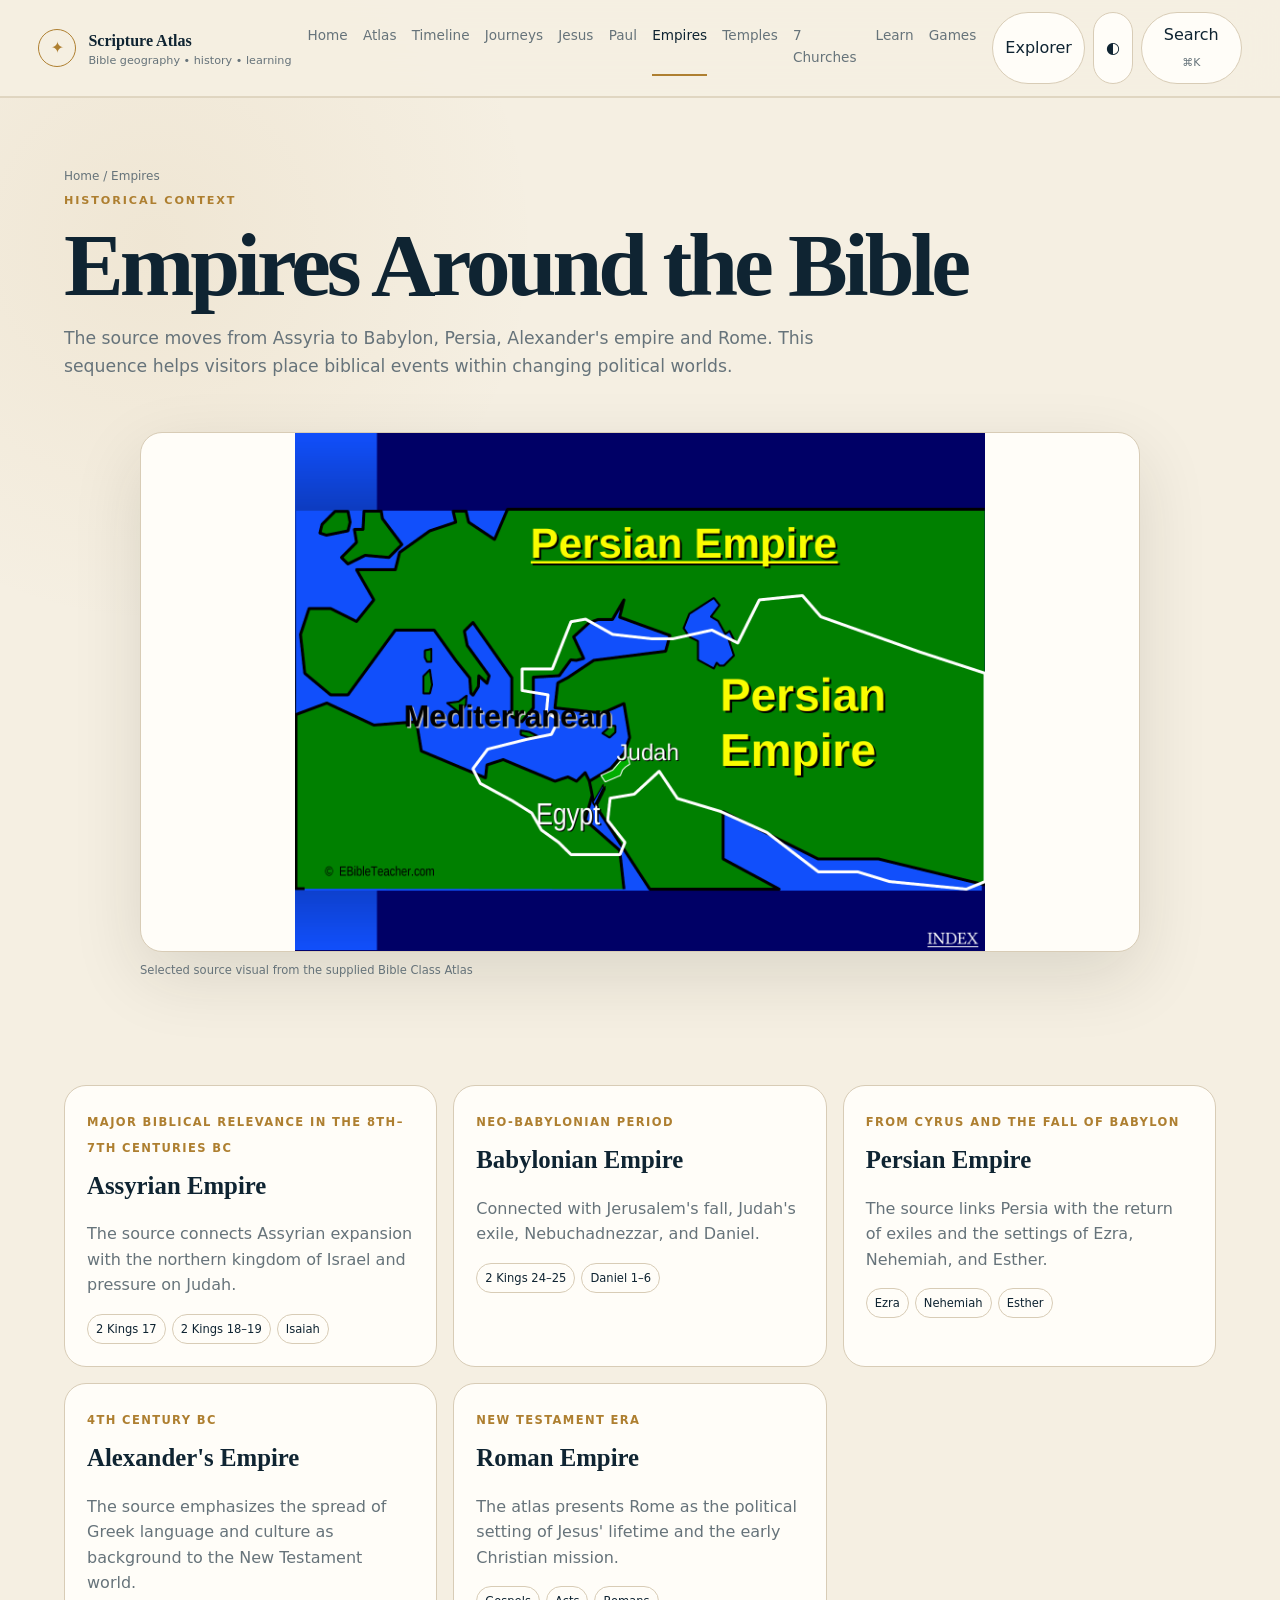
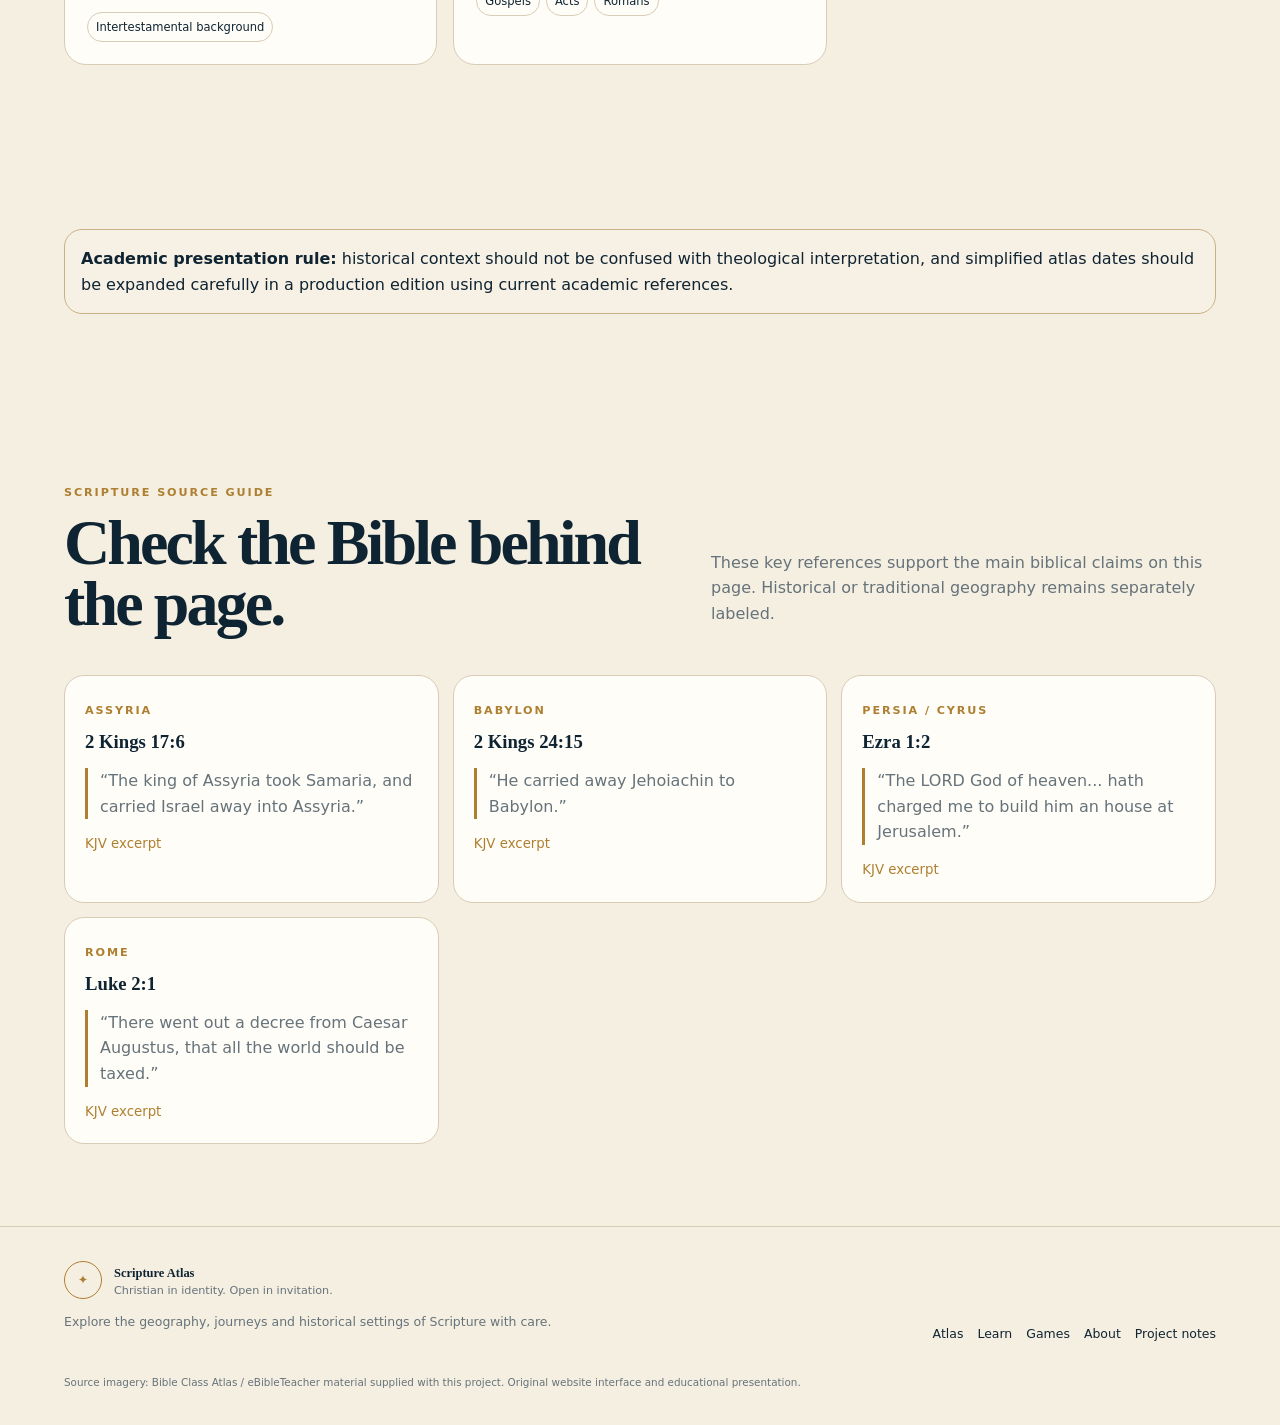
<file: empires.html>
<!doctype html>
<html lang="en">
<head>
<meta charset="utf-8"><meta name="viewport" content="width=device-width,initial-scale=1">
<meta name="description" content="Interactive Bible atlas and learning platform.">
<title>Empires — Scripture Atlas</title>
<meta name="theme-color" content="#0b2230"><link rel="icon" href="assets/favicon.svg" type="image/svg+xml"><link rel="manifest" href="manifest.webmanifest"><link rel="stylesheet" href="assets/styles.css">
</head>
<body>
<a class="skip-link" href="#main">Skip to content</a>

<header class="site-header">
  <a class="brand" href="index.html"><span class="brand-mark">✦</span><span><strong>Scripture Atlas</strong><small>Bible geography • history • learning</small></span></a>
  <button class="menu-btn" id="menuBtn">Menu</button>
  <nav class="main-nav" id="mainNav"><a class="" href="index.html">Home</a><a class="" href="atlas.html">Atlas</a><a class="" href="timeline.html">Timeline</a><a class="" href="journeys.html">Journeys</a><a class="" href="jesus.html">Jesus</a><a class="" href="paul.html">Paul</a><a class="active" href="empires.html">Empires</a><a class="" href="temples.html">Temples</a><a class="" href="churches.html">7 Churches</a><a class="" href="learn.html">Learn</a><a class="" href="games.html">Games</a></nav>
  <div class="header-actions"><button class="chip-btn" id="modeBtn">Explorer</button><button class="icon-btn" id="themeToggle">◐</button><button class="search-btn" id="searchOpen">Search <span>⌘K</span></button></div>
</header>
<main id="main">
<section class="page-hero"><div class="breadcrumb">Home / Empires</div><span class="eyebrow">Historical context</span><h1>Empires Around the Bible</h1><p>The source moves from Assyria to Babylon, Persia, Alexander's empire and Rome. This sequence helps visitors place biblical events within changing political worlds.</p></section><section class="page-hero-visual section"><figure><img src="assets/images/empires.png" alt="Source atlas visual for this section"><figcaption>Selected source visual from the supplied Bible Class Atlas</figcaption></figure></section>
<section class="section" style="padding-top:24px"><div class="table-grid"><article class="info-card"><span class="mini">Major biblical relevance in the 8th–7th centuries BC</span><h3>Assyrian Empire</h3><p>The source connects Assyrian expansion with the northern kingdom of Israel and pressure on Judah.</p><div class="ref-list"><span>2 Kings 17</span><span>2 Kings 18–19</span><span>Isaiah</span></div></article><article class="info-card"><span class="mini">Neo-Babylonian period</span><h3>Babylonian Empire</h3><p>Connected with Jerusalem's fall, Judah's exile, Nebuchadnezzar, and Daniel.</p><div class="ref-list"><span>2 Kings 24–25</span><span>Daniel 1–6</span></div></article><article class="info-card"><span class="mini">From Cyrus and the fall of Babylon</span><h3>Persian Empire</h3><p>The source links Persia with the return of exiles and the settings of Ezra, Nehemiah, and Esther.</p><div class="ref-list"><span>Ezra</span><span>Nehemiah</span><span>Esther</span></div></article><article class="info-card"><span class="mini">4th century BC</span><h3>Alexander's Empire</h3><p>The source emphasizes the spread of Greek language and culture as background to the New Testament world.</p><div class="ref-list"><span>Intertestamental background</span></div></article><article class="info-card"><span class="mini">New Testament era</span><h3>Roman Empire</h3><p>The atlas presents Rome as the political setting of Jesus' lifetime and the early Christian mission.</p><div class="ref-list"><span>Gospels</span><span>Acts</span><span>Romans</span></div></article></div></section>
<section class="section"><div class="notice"><strong>Academic presentation rule:</strong> historical context should not be confused with theological interpretation, and simplified atlas dates should be expanded carefully in a production edition using current academic references.</div></section>
<section class="section scripture-guide"><div class="section-head"><div><span class="eyebrow">Scripture source guide</span><h2>Check the Bible behind the page.</h2></div><p>These key references support the main biblical claims on this page. Historical or traditional geography remains separately labeled.</p></div><div class="scripture-source-grid"><article class="scripture-source-card"><span class="eyebrow">Assyria</span><h3>2 Kings 17:6</h3><blockquote>“The king of Assyria took Samaria, and carried Israel away into Assyria.”</blockquote><small>KJV excerpt</small></article><article class="scripture-source-card"><span class="eyebrow">Babylon</span><h3>2 Kings 24:15</h3><blockquote>“He carried away Jehoiachin to Babylon.”</blockquote><small>KJV excerpt</small></article><article class="scripture-source-card"><span class="eyebrow">Persia / Cyrus</span><h3>Ezra 1:2</h3><blockquote>“The LORD God of heaven... hath charged me to build him an house at Jerusalem.”</blockquote><small>KJV excerpt</small></article><article class="scripture-source-card"><span class="eyebrow">Rome</span><h3>Luke 2:1</h3><blockquote>“There went out a decree from Caesar Augustus, that all the world should be taxed.”</blockquote><small>KJV excerpt</small></article></div></section></main>
<footer class="pro-footer"><div><div class="brand footer-brand"><span class="brand-mark">✦</span><span><strong>Scripture Atlas</strong><small>Christian in identity. Open in invitation.</small></span></div><p>Explore the geography, journeys and historical settings of Scripture with care.</p></div><div class="footer-links"><a href="atlas.html">Atlas</a><a href="learn.html">Learn</a><a href="games.html">Games</a><a href="about.html">About</a><a href="README.md">Project notes</a></div><small>Source imagery: Bible Class Atlas / eBibleTeacher material supplied with this project. Original website interface and educational presentation.</small></footer>
<div class="search-overlay" id="searchOverlay" aria-hidden="true"><div class="search-panel"><div class="search-input-wrap"><span>⌕</span><input id="searchInput" placeholder="Search places, journeys, empires, churches…"><button id="searchClose">Esc</button></div><div id="searchResults" class="search-results"></div></div></div>
<div class="toast" id="toast" role="status"></div>
<script src="assets/app.js"></script>
</body></html>
</file>
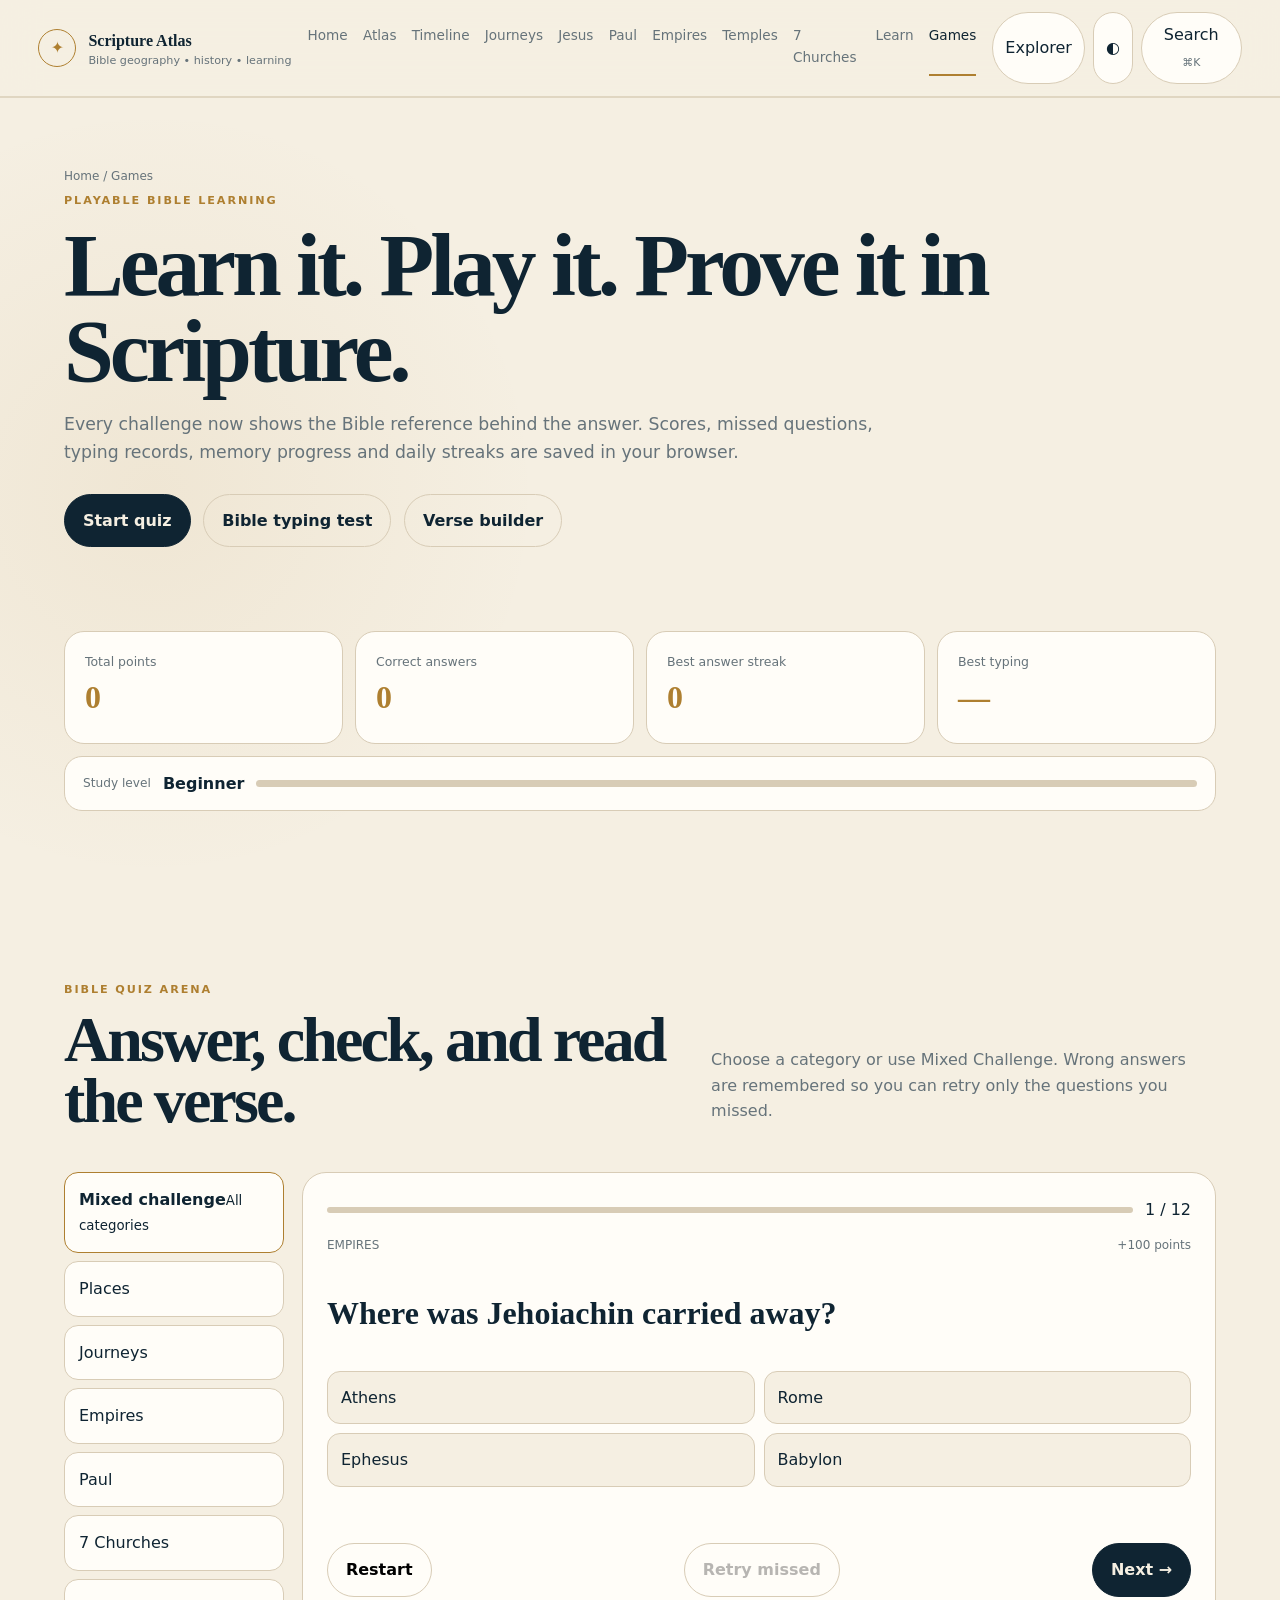
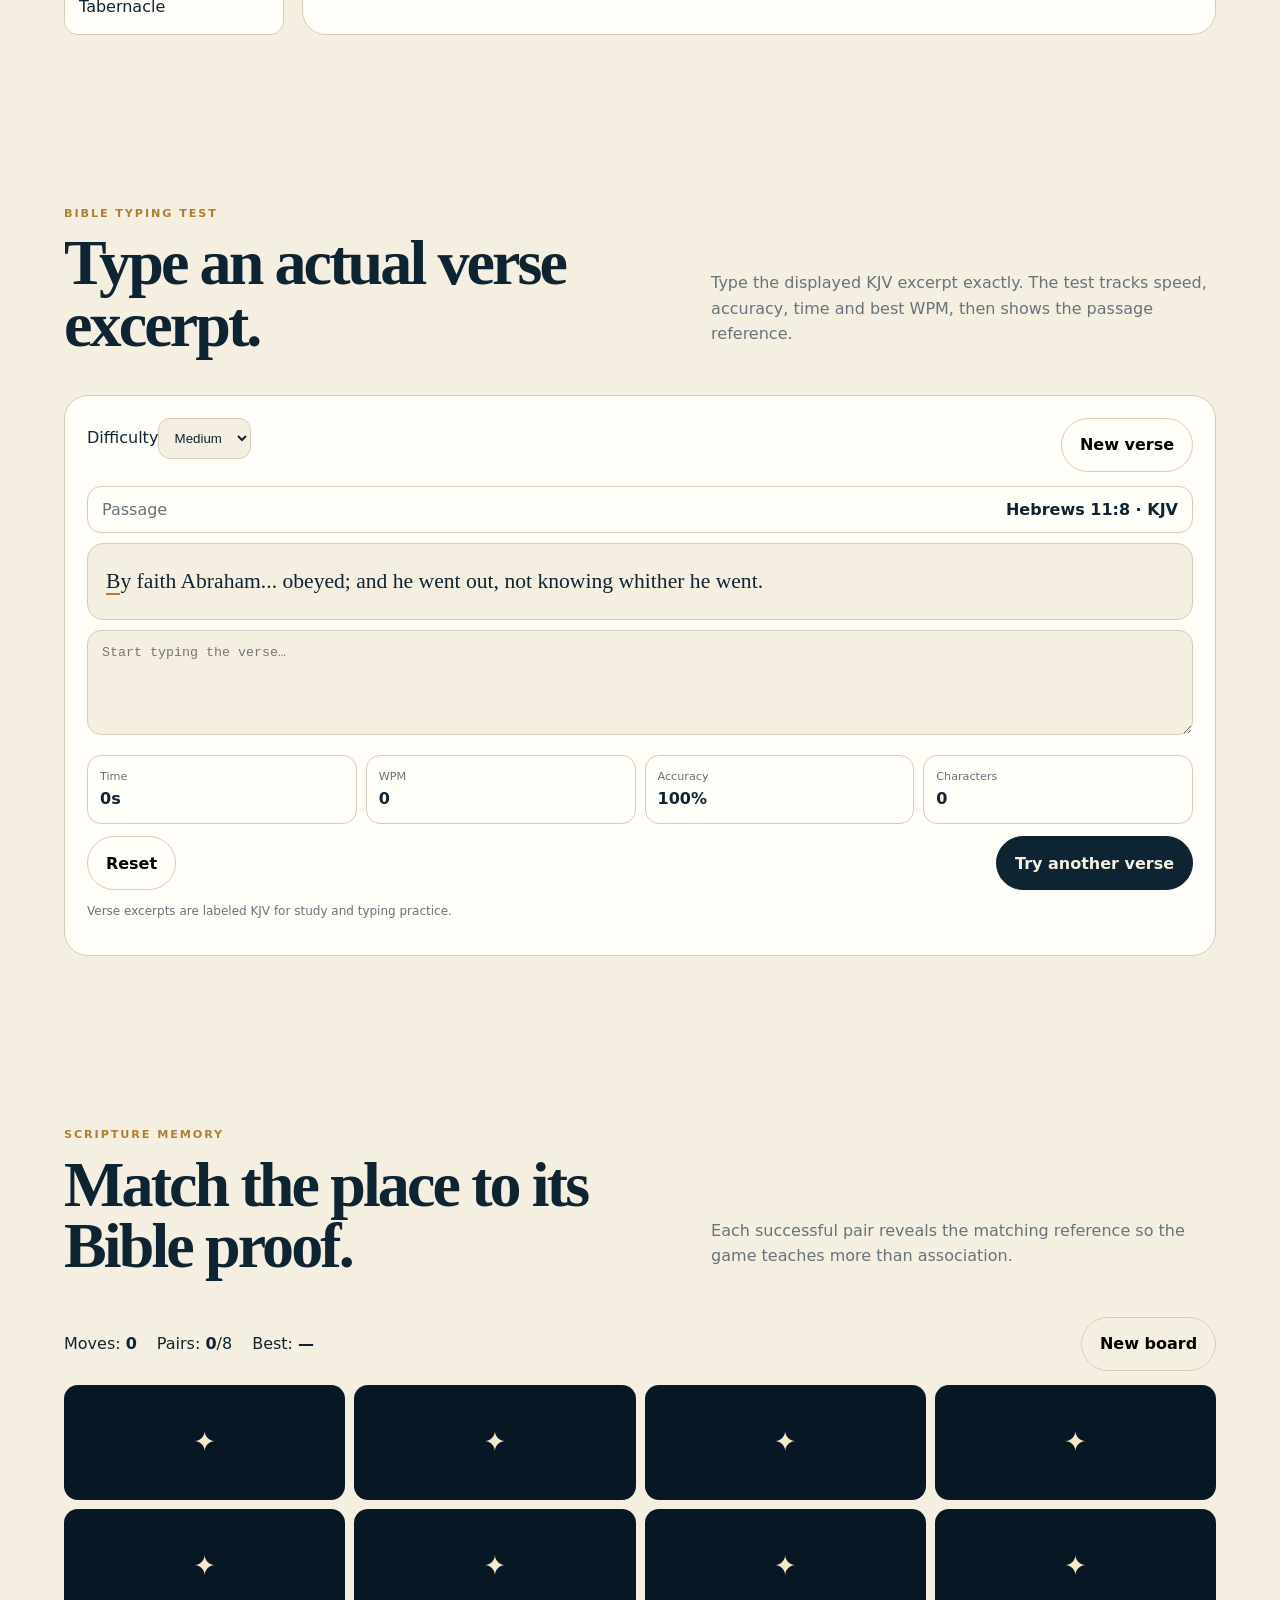
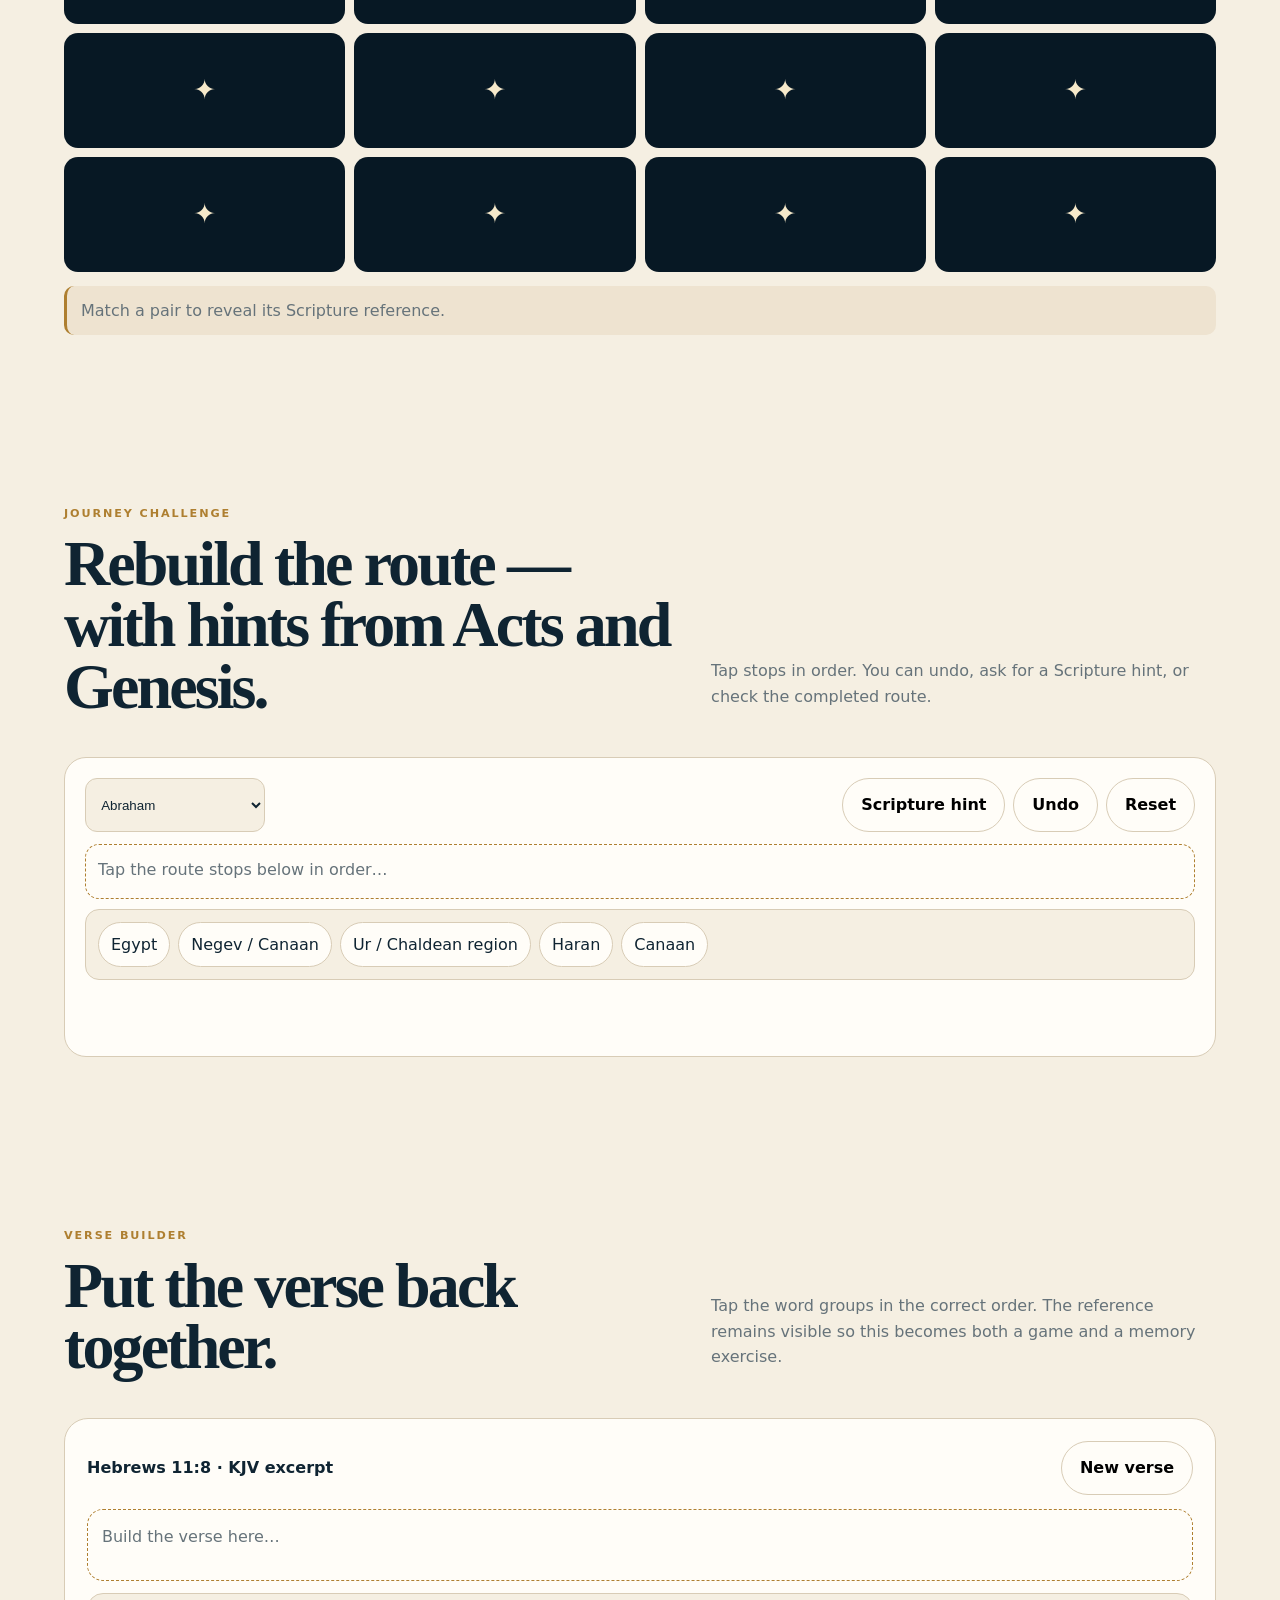
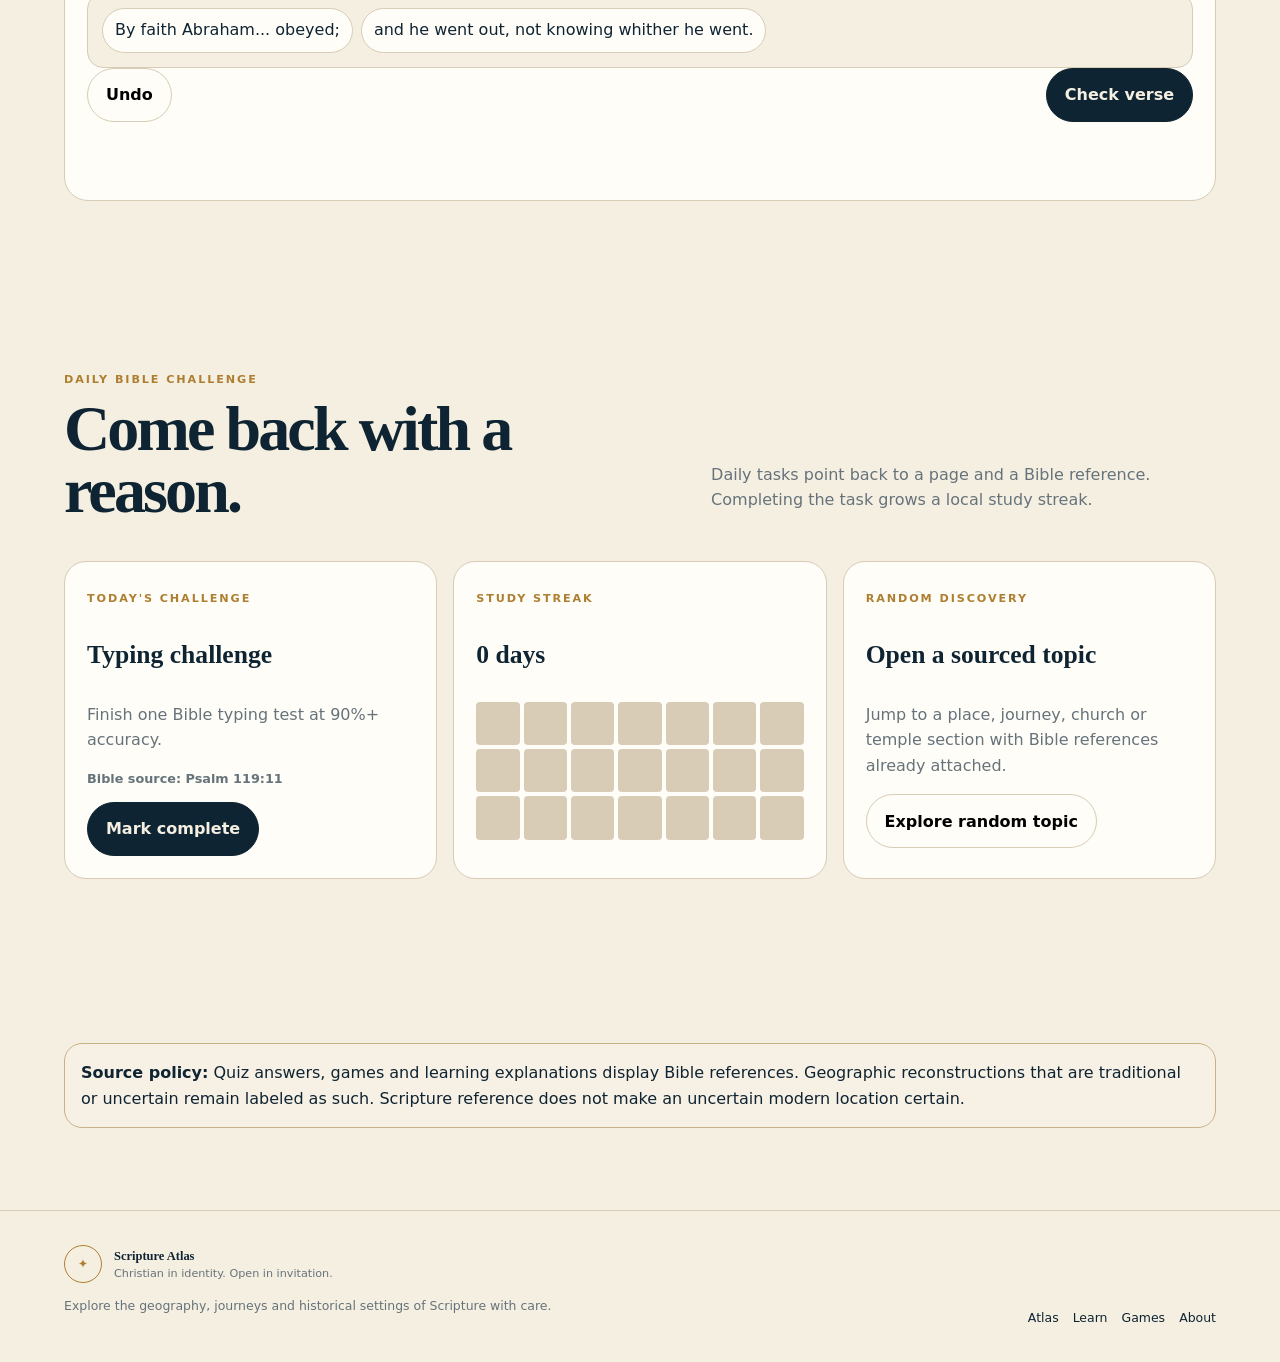
<file: games.html>
<!doctype html><html lang="en"><head><meta charset="utf-8"><meta name="viewport" content="width=device-width,initial-scale=1"><title>Games & Bible Challenges — Scripture Atlas</title><meta name="theme-color" content="#0b2230"><link rel="icon" href="assets/favicon.svg" type="image/svg+xml"><link rel="manifest" href="manifest.webmanifest"><link rel="stylesheet" href="assets/styles.css"></head><body>
<a class="skip-link" href="#main">Skip to content</a>
<header class="site-header"><a class="brand" href="index.html"><span class="brand-mark">✦</span><span><strong>Scripture Atlas</strong><small>Bible geography • history • learning</small></span></a><button class="menu-btn" id="menuBtn" aria-expanded="false">Menu</button><nav class="main-nav" id="mainNav"><a href="index.html">Home</a><a href="atlas.html">Atlas</a><a href="timeline.html">Timeline</a><a href="journeys.html">Journeys</a><a href="jesus.html">Jesus</a><a href="paul.html">Paul</a><a href="empires.html">Empires</a><a href="temples.html">Temples</a><a href="churches.html">7 Churches</a><a href="learn.html">Learn</a><a class="active" href="games.html">Games</a></nav><div class="header-actions"><button class="chip-btn" id="modeBtn">Explorer</button><button class="icon-btn" id="themeToggle">◐</button><button class="search-btn" id="searchOpen">Search <span>⌘K</span></button></div></header>
<main id="main">
<section class="page-hero game-hero"><div class="breadcrumb">Home / Games</div><span class="eyebrow">Playable Bible learning</span><h1>Learn it. Play it. Prove it in Scripture.</h1><p>Every challenge now shows the Bible reference behind the answer. Scores, missed questions, typing records, memory progress and daily streaks are saved in your browser.</p><div class="hero-actions"><a class="btn primary" href="#quiz">Start quiz</a><a class="btn ghost" href="#typing">Bible typing test</a><a class="btn ghost" href="#verse-builder">Verse builder</a></div></section>
<section class="section" style="padding-top:24px"><div class="challenge-dashboard"><div class="challenge-stat"><span>Total points</span><strong id="score">0</strong></div><div class="challenge-stat"><span>Correct answers</span><strong id="correct">0</strong></div><div class="challenge-stat"><span>Best answer streak</span><strong id="streak">0</strong></div><div class="challenge-stat"><span>Best typing</span><strong id="bestWpm">—</strong></div></div><div class="level-progress"><span>Study level</span><strong id="levelName">Beginner</strong><div><i id="levelBar"></i></div></div></section>

<section class="section" id="quiz"><div class="section-head"><div><span class="eyebrow">Bible quiz arena</span><h2>Answer, check, and read the verse.</h2></div><p>Choose a category or use Mixed Challenge. Wrong answers are remembered so you can retry only the questions you missed.</p></div>
<div class="quiz-hub"><aside class="quiz-modes"><button class="active" data-qmode="mixed"><strong>Mixed challenge</strong><small>All categories</small></button><button data-qmode="places">Places</button><button data-qmode="journeys">Journeys</button><button data-qmode="empires">Empires</button><button data-qmode="paul">Paul</button><button data-qmode="churches">7 Churches</button><button data-qmode="temple">Tabernacle</button></aside><div class="quiz-stage"><div class="quiz-topline"><div class="quiz-progress"><div id="qbar"></div></div><span id="qcount"></span></div><div class="quiz-meta"><span id="qcat"></span><span id="qpoints">+100 points</span></div><h3 id="qtext"></h3><div class="quiz-answer-grid" id="qanswers"></div><div class="quiz-source" id="qsource" hidden><div><span class="eyebrow">Bible source</span><strong id="qref"></strong></div><blockquote id="qverse"></blockquote><p id="qexplain"></p></div><p class="quiz-feedback" id="qfeedback" aria-live="polite"></p><div class="quiz-actions"><button class="btn ghost" id="qrestart">Restart</button><button class="btn ghost" id="retryMissed" disabled>Retry missed</button><button class="btn primary" id="qnext" disabled>Next →</button></div></div></div></section>

<section class="section" id="typing"><div class="section-head"><div><span class="eyebrow">Bible typing test</span><h2>Type an actual verse excerpt.</h2></div><p>Type the displayed KJV excerpt exactly. The test tracks speed, accuracy, time and best WPM, then shows the passage reference.</p></div><div class="typing-shell"><div class="typing-toolbar"><div><label for="level">Difficulty</label><select id="level"><option value="easy">Easy</option><option value="medium" selected>Medium</option><option value="hard">Hard</option></select></div><button class="btn ghost" id="newText">New verse</button></div><div class="typing-reference"><span>Passage</span><strong id="typingRef">—</strong></div><div class="typing-prompt" id="prompt"></div><textarea id="typingInput" rows="5" placeholder="Start typing the verse…" spellcheck="false"></textarea><div class="typing-stats"><div><span>Time</span><strong id="time">0s</strong></div><div><span>WPM</span><strong id="wpm">0</strong></div><div><span>Accuracy</span><strong id="accuracy">100%</strong></div><div><span>Characters</span><strong id="chars">0</strong></div></div><div class="quiz-actions"><button class="btn ghost" id="resetTyping">Reset</button><button class="btn primary" id="typingAgain">Try another verse</button></div><p class="source-note">Verse excerpts are labeled KJV for study and typing practice.</p></div></section>

<section class="section"><div class="section-head"><div><span class="eyebrow">Scripture memory</span><h2>Match the place to its Bible proof.</h2></div><p>Each successful pair reveals the matching reference so the game teaches more than association.</p></div><div class="memory-toolbar"><span>Moves: <strong id="moves">0</strong></span><span>Pairs: <strong id="pairs">0</strong>/8</span><span>Best: <strong id="bestMoves">—</strong></span><button class="btn ghost" id="shuffle">New board</button></div><div class="memory-grid" id="memory"></div><div id="memorySource" class="game-source-strip">Match a pair to reveal its Scripture reference.</div></section>

<section class="section"><div class="section-head"><div><span class="eyebrow">Journey challenge</span><h2>Rebuild the route — with hints from Acts and Genesis.</h2></div><p>Tap stops in order. You can undo, ask for a Scripture hint, or check the completed route.</p></div><div class="order-shell"><div class="order-top"><select id="orderJourney"><option value="abraham">Abraham</option><option value="exodus">Exodus</option><option value="paul2">Paul's Second Journey</option><option value="jesus">Jesus' Childhood</option></select><div class="order-controls"><button class="btn ghost" id="orderHint">Scripture hint</button><button class="btn ghost" id="orderUndo">Undo</button><button class="btn ghost" id="orderReset">Reset</button></div></div><div class="order-slots" id="slots"></div><div class="order-options" id="options"></div><div id="orderHintBox" class="game-source-strip" hidden></div><p id="orderFeedback" class="quiz-feedback"></p></div></section>

<section class="section" id="verse-builder"><div class="section-head"><div><span class="eyebrow">Verse builder</span><h2>Put the verse back together.</h2></div><p>Tap the word groups in the correct order. The reference remains visible so this becomes both a game and a memory exercise.</p></div><div class="verse-builder"><div class="verse-builder-head"><strong id="builderRef"></strong><button class="btn ghost" id="builderNew">New verse</button></div><div class="builder-answer" id="builderAnswer"></div><div class="builder-words" id="builderWords"></div><div class="quiz-actions"><button class="btn ghost" id="builderUndo">Undo</button><button class="btn primary" id="builderCheck">Check verse</button></div><p id="builderFeedback" class="quiz-feedback"></p></div></section>

<section class="section"><div class="section-head"><div><span class="eyebrow">Daily Bible challenge</span><h2>Come back with a reason.</h2></div><p>Daily tasks point back to a page and a Bible reference. Completing the task grows a local study streak.</p></div><div class="daily-grid"><article class="tool-card"><span class="eyebrow">Today's challenge</span><h3 id="dailyTitle"></h3><p id="dailyText"></p><p class="daily-ref" id="dailyRef"></p><button class="btn primary" id="dailyDone">Mark complete</button></article><article class="tool-card"><span class="eyebrow">Study streak</span><h3><span id="dayStreak">0</span> days</h3><div class="streak-calendar" id="calendar"></div></article><article class="tool-card"><span class="eyebrow">Random discovery</span><h3>Open a sourced topic</h3><p>Jump to a place, journey, church or temple section with Bible references already attached.</p><button class="btn ghost" id="randomGo">Explore random topic</button></article></div></section>
<section class="section"><div class="notice"><strong>Source policy:</strong> Quiz answers, games and learning explanations display Bible references. Geographic reconstructions that are traditional or uncertain remain labeled as such. Scripture reference does not make an uncertain modern location certain.</div></section>
</main><footer class="pro-footer"><div><div class="brand footer-brand"><span class="brand-mark">✦</span><span><strong>Scripture Atlas</strong><small>Christian in identity. Open in invitation.</small></span></div><p>Explore the geography, journeys and historical settings of Scripture with care.</p></div><div class="footer-links"><a href="atlas.html">Atlas</a><a href="learn.html">Learn</a><a href="games.html">Games</a><a href="about.html">About</a></div></footer><div class="search-overlay" id="searchOverlay"><div class="search-panel"><div class="search-input-wrap"><span>⌕</span><input id="searchInput" placeholder="Search…"><button id="searchClose">Esc</button></div><div id="searchResults" class="search-results"></div></div></div><div class="toast" id="toast"></div><script src="assets/app.js"></script><script src="assets/games.js"></script></body></html>
</file>
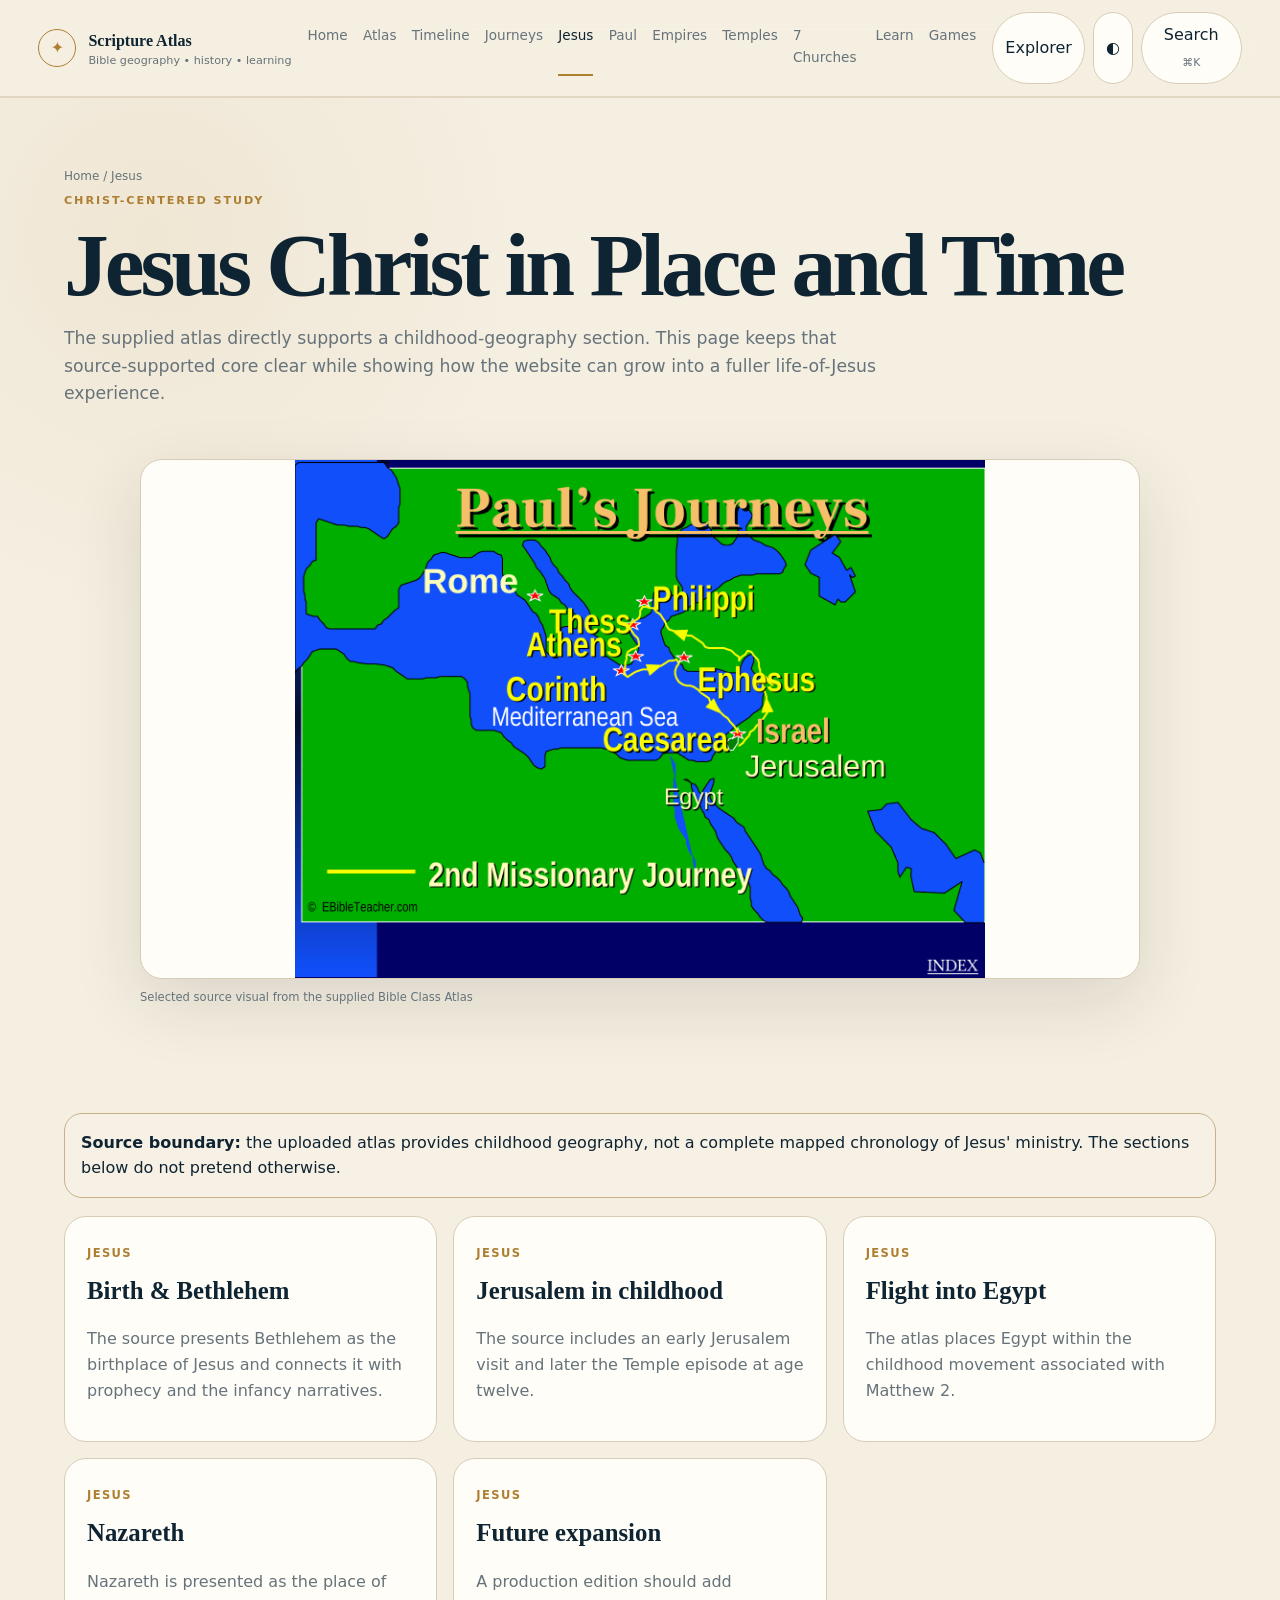
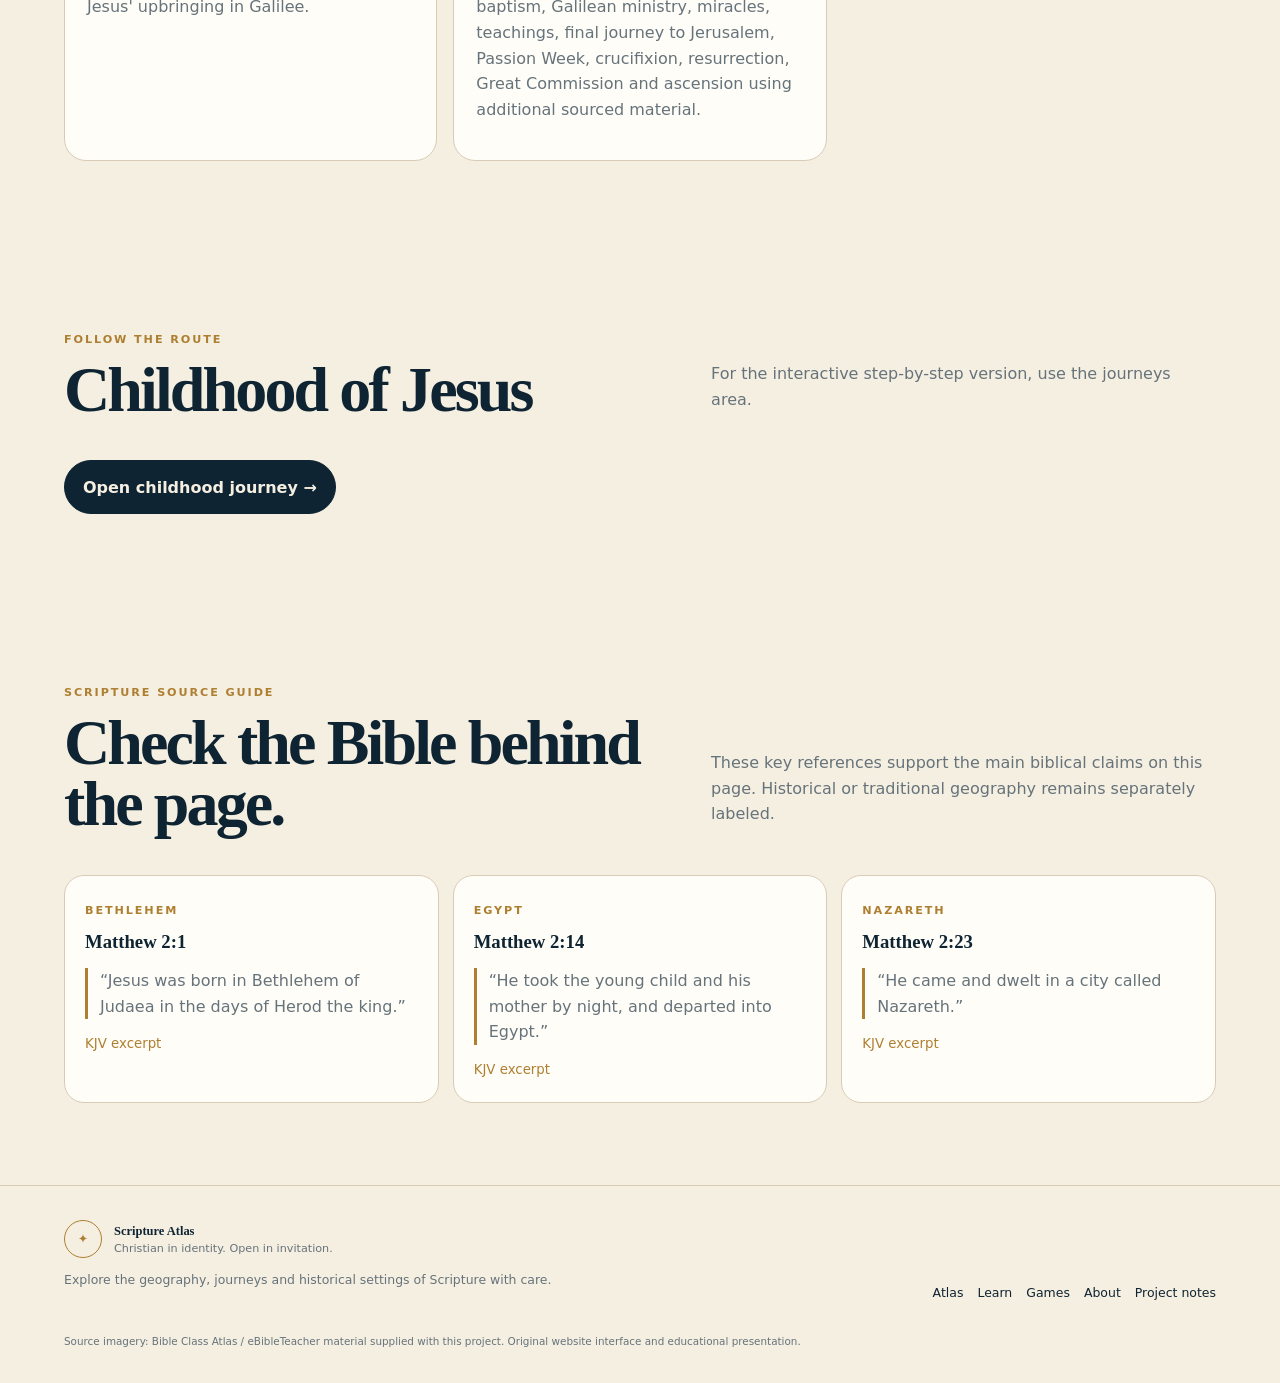
<file: jesus.html>
<!doctype html>
<html lang="en">
<head>
<meta charset="utf-8"><meta name="viewport" content="width=device-width,initial-scale=1">
<meta name="description" content="Interactive Bible atlas and learning platform.">
<title>Jesus — Scripture Atlas</title>
<meta name="theme-color" content="#0b2230"><link rel="icon" href="assets/favicon.svg" type="image/svg+xml"><link rel="manifest" href="manifest.webmanifest"><link rel="stylesheet" href="assets/styles.css">
</head>
<body>
<a class="skip-link" href="#main">Skip to content</a>

<header class="site-header">
  <a class="brand" href="index.html"><span class="brand-mark">✦</span><span><strong>Scripture Atlas</strong><small>Bible geography • history • learning</small></span></a>
  <button class="menu-btn" id="menuBtn">Menu</button>
  <nav class="main-nav" id="mainNav"><a class="" href="index.html">Home</a><a class="" href="atlas.html">Atlas</a><a class="" href="timeline.html">Timeline</a><a class="" href="journeys.html">Journeys</a><a class="active" href="jesus.html">Jesus</a><a class="" href="paul.html">Paul</a><a class="" href="empires.html">Empires</a><a class="" href="temples.html">Temples</a><a class="" href="churches.html">7 Churches</a><a class="" href="learn.html">Learn</a><a class="" href="games.html">Games</a></nav>
  <div class="header-actions"><button class="chip-btn" id="modeBtn">Explorer</button><button class="icon-btn" id="themeToggle">◐</button><button class="search-btn" id="searchOpen">Search <span>⌘K</span></button></div>
</header>
<main id="main">
<section class="page-hero"><div class="breadcrumb">Home / Jesus</div><span class="eyebrow">Christ-centered study</span><h1>Jesus Christ in Place and Time</h1><p>The supplied atlas directly supports a childhood-geography section. This page keeps that source-supported core clear while showing how the website can grow into a fuller life-of-Jesus experience.</p></section><section class="page-hero-visual section"><figure><img src="assets/images/jesus-childhood.png" alt="Source atlas visual for this section"><figcaption>Selected source visual from the supplied Bible Class Atlas</figcaption></figure></section>
<section class="section" style="padding-top:24px">
<div class="notice"><strong>Source boundary:</strong> the uploaded atlas provides childhood geography, not a complete mapped chronology of Jesus' ministry. The sections below do not pretend otherwise.</div>
<div class="table-grid" style="margin-top:18px"><article class="info-card"><span class="mini">Jesus</span><h3>Birth & Bethlehem</h3><p>The source presents Bethlehem as the birthplace of Jesus and connects it with prophecy and the infancy narratives.</p></article><article class="info-card"><span class="mini">Jesus</span><h3>Jerusalem in childhood</h3><p>The source includes an early Jerusalem visit and later the Temple episode at age twelve.</p></article><article class="info-card"><span class="mini">Jesus</span><h3>Flight into Egypt</h3><p>The atlas places Egypt within the childhood movement associated with Matthew 2.</p></article><article class="info-card"><span class="mini">Jesus</span><h3>Nazareth</h3><p>Nazareth is presented as the place of Jesus' upbringing in Galilee.</p></article><article class="info-card"><span class="mini">Jesus</span><h3>Future expansion</h3><p>A production edition should add baptism, Galilean ministry, miracles, teachings, final journey to Jerusalem, Passion Week, crucifixion, resurrection, Great Commission and ascension using additional sourced material.</p></article></div>
</section>
<section class="section"><div class="section-head"><div><span class="eyebrow">Follow the route</span><h2>Childhood of Jesus</h2></div><p>For the interactive step-by-step version, use the journeys area.</p></div><a class="btn primary" href="journeys.html#jesus-childhood">Open childhood journey →</a></section>
<section class="section scripture-guide"><div class="section-head"><div><span class="eyebrow">Scripture source guide</span><h2>Check the Bible behind the page.</h2></div><p>These key references support the main biblical claims on this page. Historical or traditional geography remains separately labeled.</p></div><div class="scripture-source-grid"><article class="scripture-source-card"><span class="eyebrow">Bethlehem</span><h3>Matthew 2:1</h3><blockquote>“Jesus was born in Bethlehem of Judaea in the days of Herod the king.”</blockquote><small>KJV excerpt</small></article><article class="scripture-source-card"><span class="eyebrow">Egypt</span><h3>Matthew 2:14</h3><blockquote>“He took the young child and his mother by night, and departed into Egypt.”</blockquote><small>KJV excerpt</small></article><article class="scripture-source-card"><span class="eyebrow">Nazareth</span><h3>Matthew 2:23</h3><blockquote>“He came and dwelt in a city called Nazareth.”</blockquote><small>KJV excerpt</small></article></div></section></main>
<footer class="pro-footer"><div><div class="brand footer-brand"><span class="brand-mark">✦</span><span><strong>Scripture Atlas</strong><small>Christian in identity. Open in invitation.</small></span></div><p>Explore the geography, journeys and historical settings of Scripture with care.</p></div><div class="footer-links"><a href="atlas.html">Atlas</a><a href="learn.html">Learn</a><a href="games.html">Games</a><a href="about.html">About</a><a href="README.md">Project notes</a></div><small>Source imagery: Bible Class Atlas / eBibleTeacher material supplied with this project. Original website interface and educational presentation.</small></footer>
<div class="search-overlay" id="searchOverlay" aria-hidden="true"><div class="search-panel"><div class="search-input-wrap"><span>⌕</span><input id="searchInput" placeholder="Search places, journeys, empires, churches…"><button id="searchClose">Esc</button></div><div id="searchResults" class="search-results"></div></div></div>
<div class="toast" id="toast" role="status"></div>
<script src="assets/app.js"></script>
</body></html>
</file>
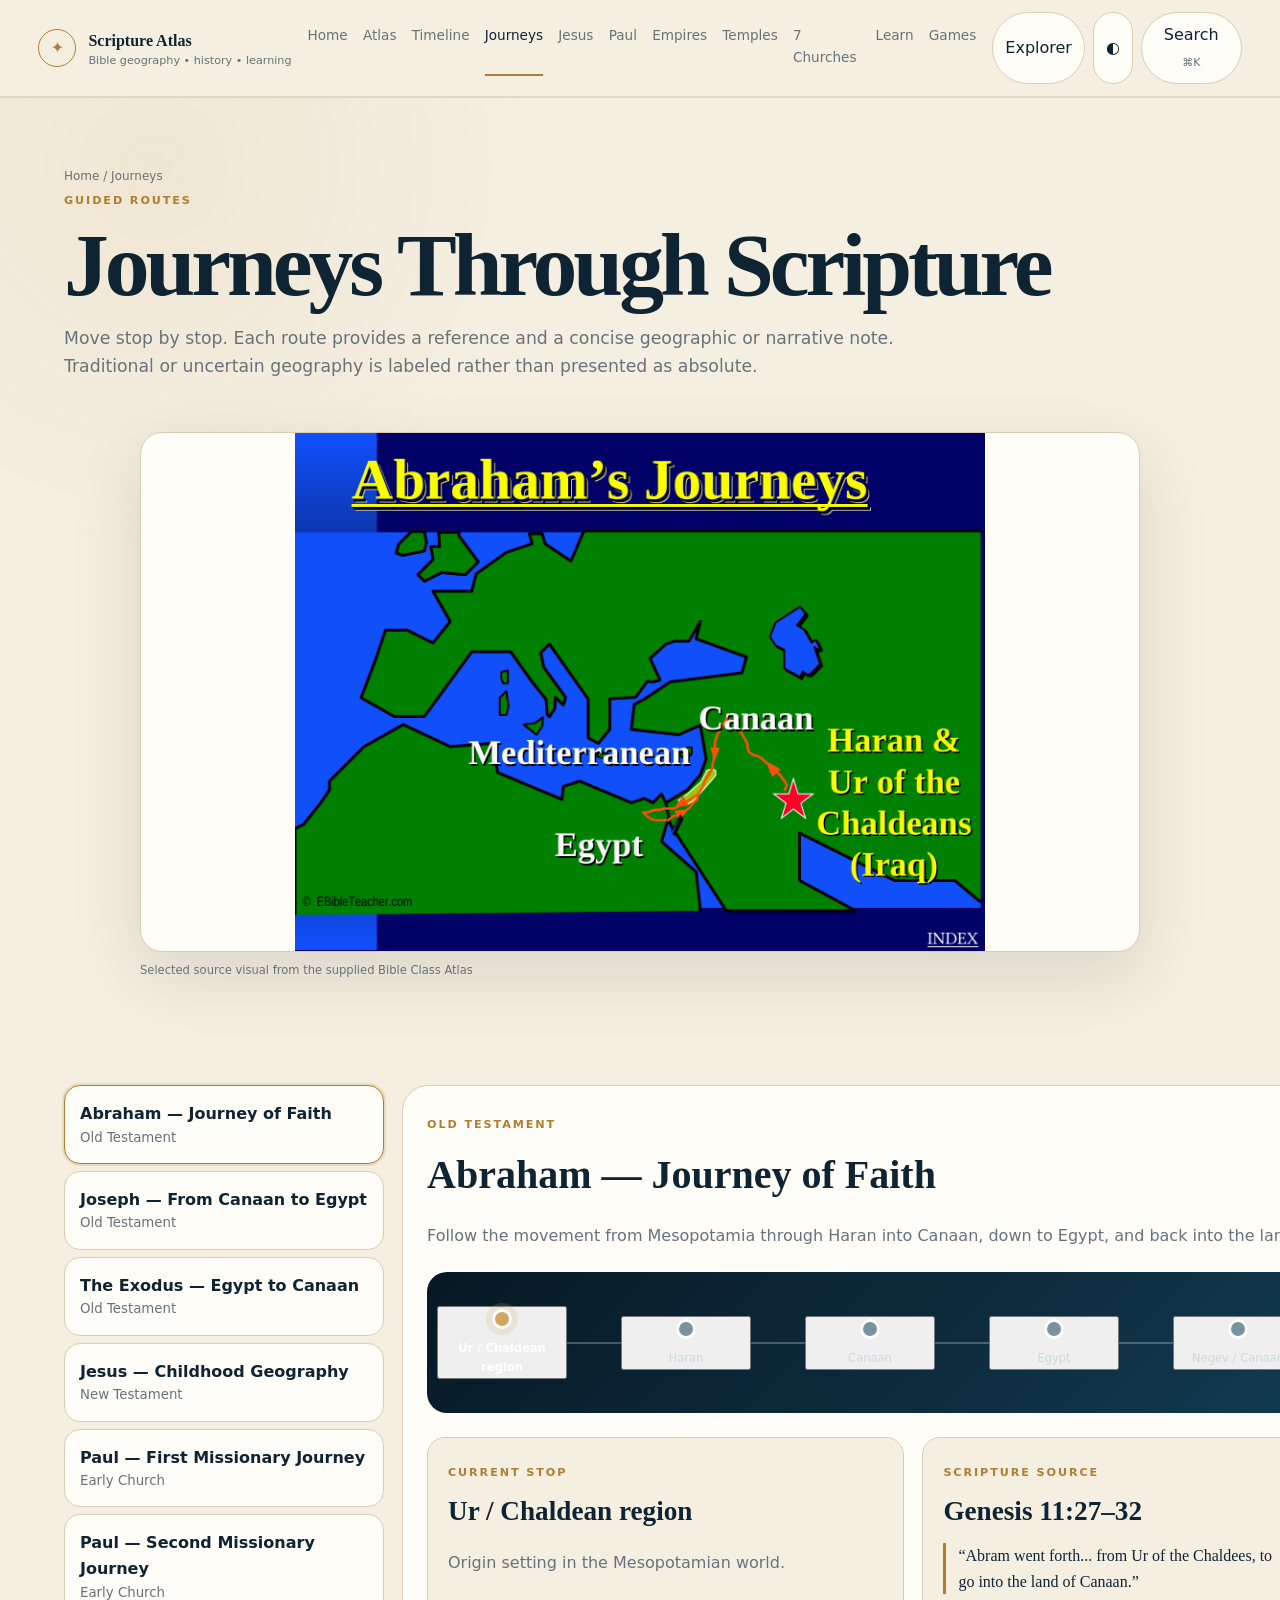
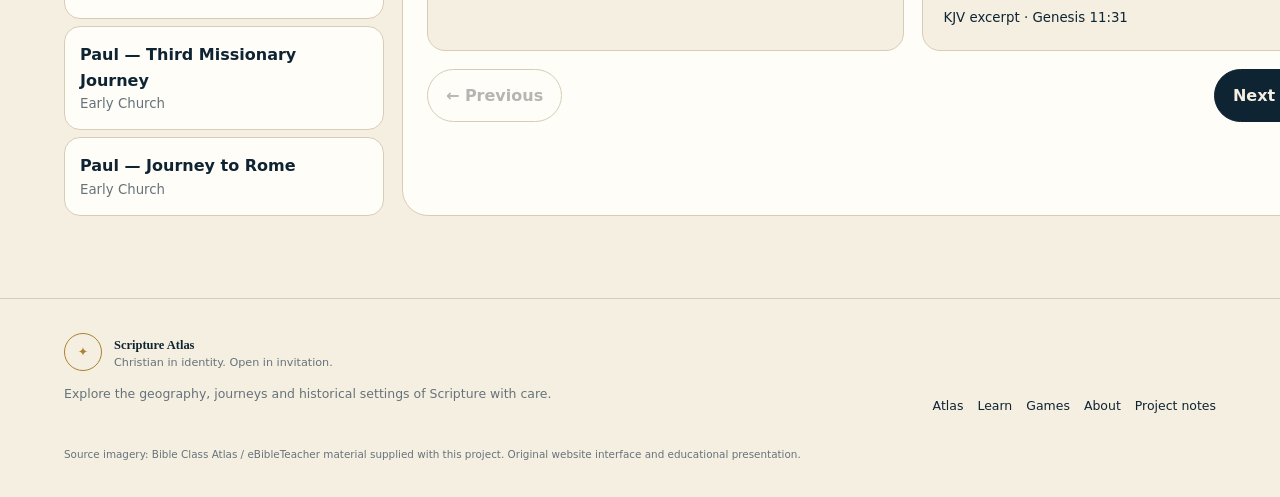
<file: journeys.html>
<!doctype html>
<html lang="en">
<head>
<meta charset="utf-8"><meta name="viewport" content="width=device-width,initial-scale=1">
<meta name="description" content="Interactive Bible atlas and learning platform.">
<title>Journeys — Scripture Atlas</title>
<meta name="theme-color" content="#0b2230"><link rel="icon" href="assets/favicon.svg" type="image/svg+xml"><link rel="manifest" href="manifest.webmanifest"><link rel="stylesheet" href="assets/styles.css">
</head>
<body>
<a class="skip-link" href="#main">Skip to content</a>

<header class="site-header">
  <a class="brand" href="index.html"><span class="brand-mark">✦</span><span><strong>Scripture Atlas</strong><small>Bible geography • history • learning</small></span></a>
  <button class="menu-btn" id="menuBtn">Menu</button>
  <nav class="main-nav" id="mainNav"><a class="" href="index.html">Home</a><a class="" href="atlas.html">Atlas</a><a class="" href="timeline.html">Timeline</a><a class="active" href="journeys.html">Journeys</a><a class="" href="jesus.html">Jesus</a><a class="" href="paul.html">Paul</a><a class="" href="empires.html">Empires</a><a class="" href="temples.html">Temples</a><a class="" href="churches.html">7 Churches</a><a class="" href="learn.html">Learn</a><a class="" href="games.html">Games</a></nav>
  <div class="header-actions"><button class="chip-btn" id="modeBtn">Explorer</button><button class="icon-btn" id="themeToggle">◐</button><button class="search-btn" id="searchOpen">Search <span>⌘K</span></button></div>
</header>
<main id="main">
<section class="page-hero"><div class="breadcrumb">Home / Journeys</div><span class="eyebrow">Guided routes</span><h1>Journeys Through Scripture</h1><p>Move stop by stop. Each route provides a reference and a concise geographic or narrative note. Traditional or uncertain geography is labeled rather than presented as absolute.</p></section><section class="page-hero-visual section"><figure><img src="assets/images/abraham.png" alt="Source atlas visual for this section"><figcaption>Selected source visual from the supplied Bible Class Atlas</figcaption></figure></section>
<section class="section" style="padding-top:24px"><div class="journey-browser"><aside class="journey-sidebar" id="journeySidebar"></aside><div class="journey-panel" id="journeyPanel"></div></div></section>
</main>
<footer class="pro-footer"><div><div class="brand footer-brand"><span class="brand-mark">✦</span><span><strong>Scripture Atlas</strong><small>Christian in identity. Open in invitation.</small></span></div><p>Explore the geography, journeys and historical settings of Scripture with care.</p></div><div class="footer-links"><a href="atlas.html">Atlas</a><a href="learn.html">Learn</a><a href="games.html">Games</a><a href="about.html">About</a><a href="README.md">Project notes</a></div><small>Source imagery: Bible Class Atlas / eBibleTeacher material supplied with this project. Original website interface and educational presentation.</small></footer>
<div class="search-overlay" id="searchOverlay" aria-hidden="true"><div class="search-panel"><div class="search-input-wrap"><span>⌕</span><input id="searchInput" placeholder="Search places, journeys, empires, churches…"><button id="searchClose">Esc</button></div><div id="searchResults" class="search-results"></div></div></div>
<div class="toast" id="toast" role="status"></div>
<script src="assets/app.js"></script>
</body></html>
</file>
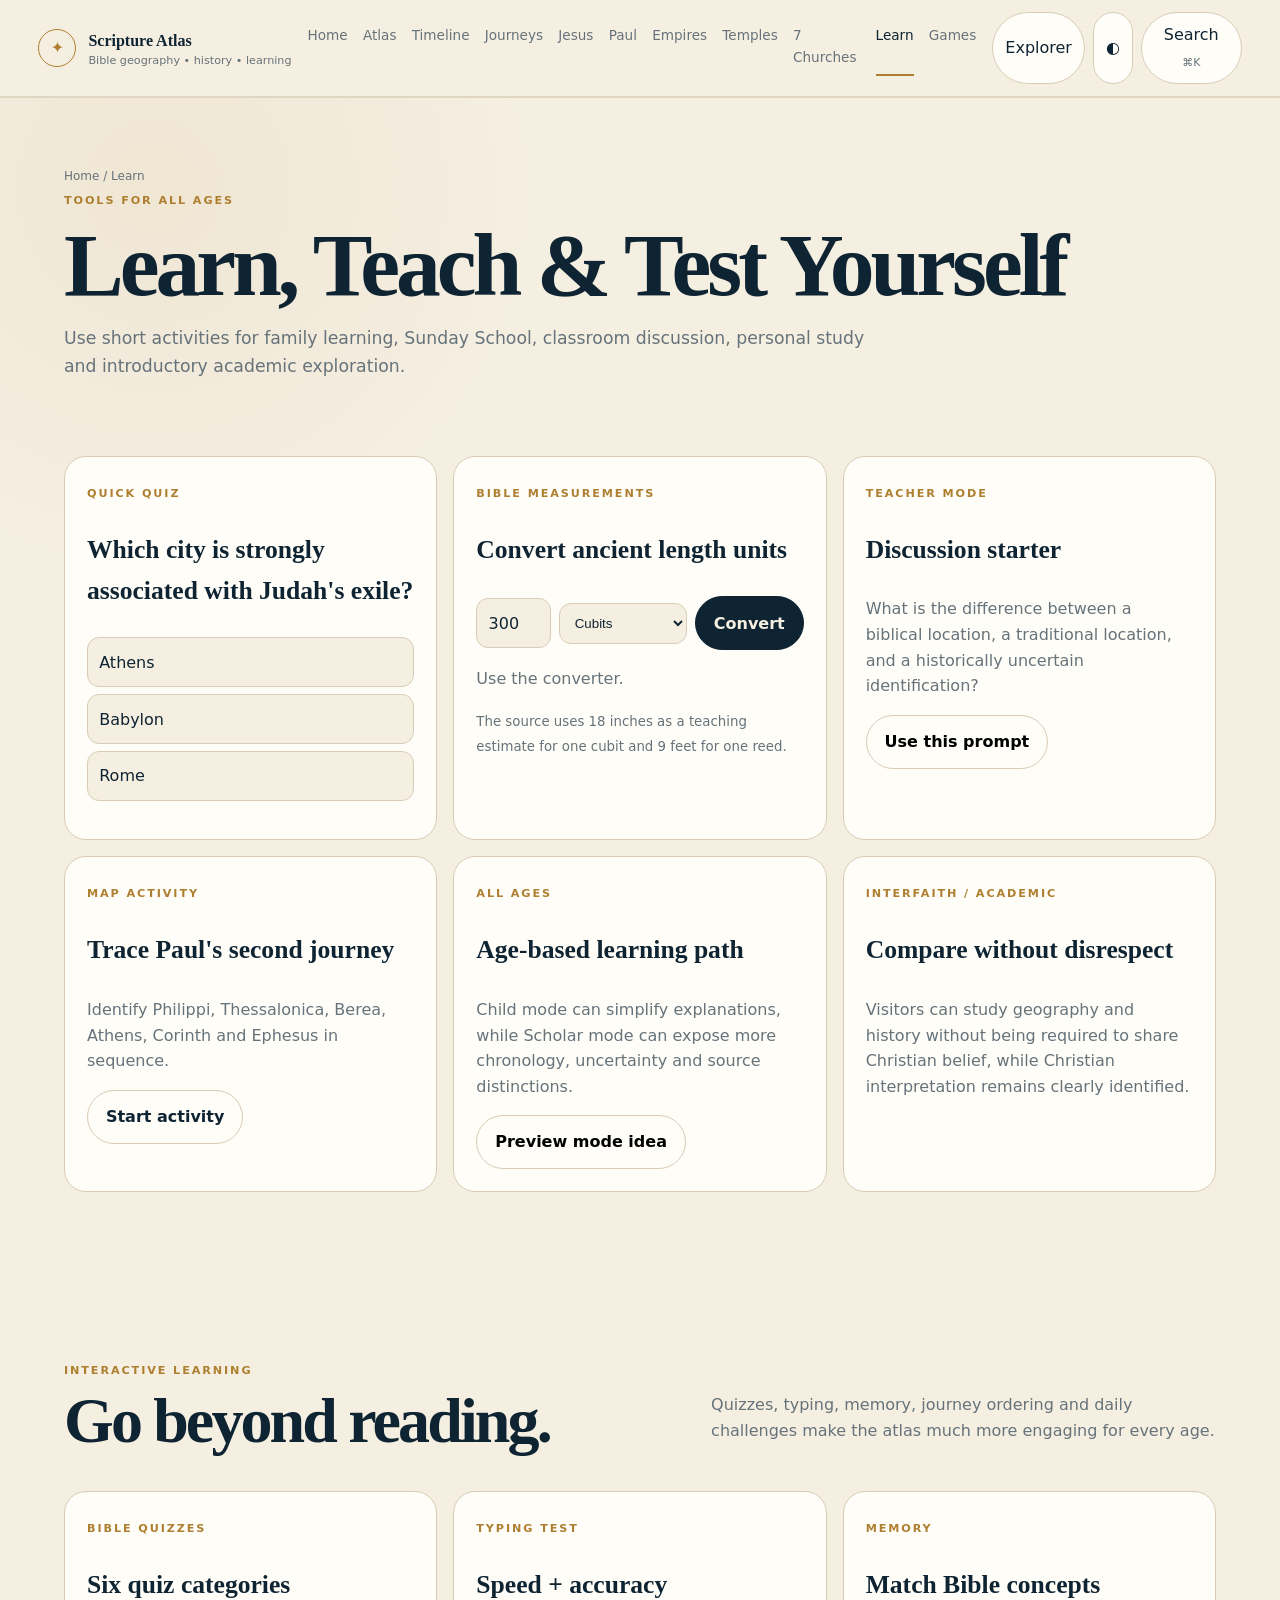
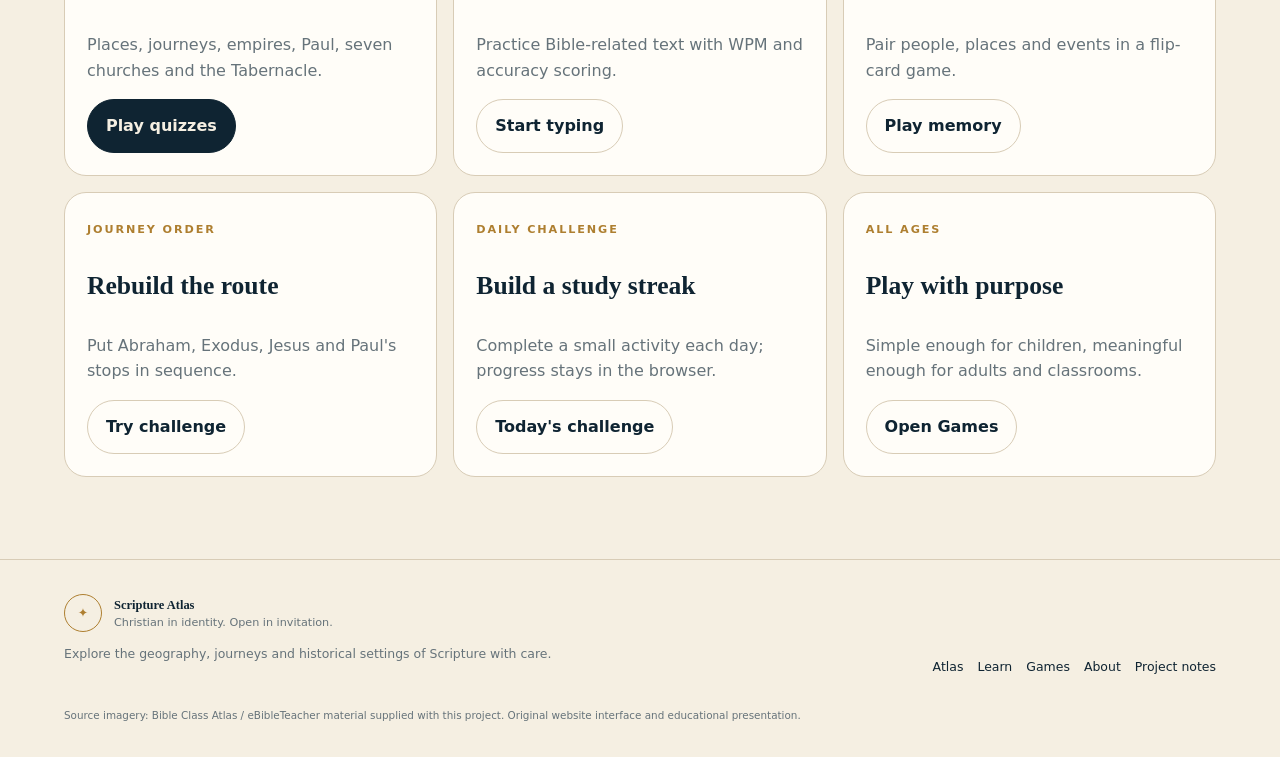
<file: learn.html>
<!doctype html>
<html lang="en">
<head>
<meta charset="utf-8"><meta name="viewport" content="width=device-width,initial-scale=1">
<meta name="description" content="Interactive Bible atlas and learning platform.">
<title>Learn — Scripture Atlas</title>
<meta name="theme-color" content="#0b2230"><link rel="icon" href="assets/favicon.svg" type="image/svg+xml"><link rel="manifest" href="manifest.webmanifest"><link rel="stylesheet" href="assets/styles.css">
</head>
<body>
<a class="skip-link" href="#main">Skip to content</a>

<header class="site-header">
  <a class="brand" href="index.html"><span class="brand-mark">✦</span><span><strong>Scripture Atlas</strong><small>Bible geography • history • learning</small></span></a>
  <button class="menu-btn" id="menuBtn">Menu</button>
  <nav class="main-nav" id="mainNav"><a class="" href="index.html">Home</a><a class="" href="atlas.html">Atlas</a><a class="" href="timeline.html">Timeline</a><a class="" href="journeys.html">Journeys</a><a class="" href="jesus.html">Jesus</a><a class="" href="paul.html">Paul</a><a class="" href="empires.html">Empires</a><a class="" href="temples.html">Temples</a><a class="" href="churches.html">7 Churches</a><a class="active" href="learn.html">Learn</a><a class="" href="games.html">Games</a></nav>
  <div class="header-actions"><button class="chip-btn" id="modeBtn">Explorer</button><button class="icon-btn" id="themeToggle">◐</button><button class="search-btn" id="searchOpen">Search <span>⌘K</span></button></div>
</header>
<main id="main">
<section class="page-hero"><div class="breadcrumb">Home / Learn</div><span class="eyebrow">Tools for all ages</span><h1>Learn, Teach & Test Yourself</h1><p>Use short activities for family learning, Sunday School, classroom discussion, personal study and introductory academic exploration.</p></section>
<section class="section" style="padding-top:24px">
<div class="learn-grid">
<article class="tool-card"><span class="eyebrow">Quick quiz</span><h3>Which city is strongly associated with Judah's exile?</h3><div class="quiz-options"><button data-quiz-answer="wrong">Athens</button><button data-quiz-answer="correct">Babylon</button><button data-quiz-answer="wrong">Rome</button></div><p id="quizResult"></p></article>
<article class="tool-card"><span class="eyebrow">Bible measurements</span><h3>Convert ancient length units</h3><div class="calculator"><input id="measureValue" type="number" value="300"><select id="measureUnit"><option value="cubit">Cubits</option><option value="reed">Reeds</option><option value="span">Spans</option><option value="handbreadth">Handbreadths</option><option value="finger">Fingers</option></select><button class="btn primary" id="measureBtn">Convert</button></div><p id="measureResult">Use the converter.</p><small style="color:var(--muted)">The source uses 18 inches as a teaching estimate for one cubit and 9 feet for one reed.</small></article>
<article class="tool-card"><span class="eyebrow">Teacher mode</span><h3>Discussion starter</h3><p>What is the difference between a biblical location, a traditional location, and a historically uncertain identification?</p><button class="btn ghost" data-toast="Discussion prompt ready to use">Use this prompt</button></article>
<article class="tool-card"><span class="eyebrow">Map activity</span><h3>Trace Paul's second journey</h3><p>Identify Philippi, Thessalonica, Berea, Athens, Corinth and Ephesus in sequence.</p><a class="btn ghost" href="journeys.html#paul-2">Start activity</a></article>
<article class="tool-card"><span class="eyebrow">All ages</span><h3>Age-based learning path</h3><p>Child mode can simplify explanations, while Scholar mode can expose more chronology, uncertainty and source distinctions.</p><button class="btn ghost" id="ageQuizBtn">Preview mode idea</button></article>
<article class="tool-card"><span class="eyebrow">Interfaith / academic</span><h3>Compare without disrespect</h3><p>Visitors can study geography and history without being required to share Christian belief, while Christian interpretation remains clearly identified.</p></article>
</div>
</section>

<section class="section">
<div class="section-head"><div><span class="eyebrow">Interactive learning</span><h2>Go beyond reading.</h2></div><p>Quizzes, typing, memory, journey ordering and daily challenges make the atlas much more engaging for every age.</p></div>
<div class="learn-grid">
<article class="tool-card"><span class="eyebrow">Bible quizzes</span><h3>Six quiz categories</h3><p>Places, journeys, empires, Paul, seven churches and the Tabernacle.</p><a class="btn primary" href="games.html">Play quizzes</a></article>
<article class="tool-card"><span class="eyebrow">Typing test</span><h3>Speed + accuracy</h3><p>Practice Bible-related text with WPM and accuracy scoring.</p><a class="btn ghost" href="games.html#typing">Start typing</a></article>
<article class="tool-card"><span class="eyebrow">Memory</span><h3>Match Bible concepts</h3><p>Pair people, places and events in a flip-card game.</p><a class="btn ghost" href="games.html">Play memory</a></article>
<article class="tool-card"><span class="eyebrow">Journey order</span><h3>Rebuild the route</h3><p>Put Abraham, Exodus, Jesus and Paul's stops in sequence.</p><a class="btn ghost" href="games.html">Try challenge</a></article>
<article class="tool-card"><span class="eyebrow">Daily challenge</span><h3>Build a study streak</h3><p>Complete a small activity each day; progress stays in the browser.</p><a class="btn ghost" href="games.html">Today's challenge</a></article>
<article class="tool-card"><span class="eyebrow">All ages</span><h3>Play with purpose</h3><p>Simple enough for children, meaningful enough for adults and classrooms.</p><a class="btn ghost" href="games.html">Open Games</a></article>
</div></section></main>
<footer class="pro-footer"><div><div class="brand footer-brand"><span class="brand-mark">✦</span><span><strong>Scripture Atlas</strong><small>Christian in identity. Open in invitation.</small></span></div><p>Explore the geography, journeys and historical settings of Scripture with care.</p></div><div class="footer-links"><a href="atlas.html">Atlas</a><a href="learn.html">Learn</a><a href="games.html">Games</a><a href="about.html">About</a><a href="README.md">Project notes</a></div><small>Source imagery: Bible Class Atlas / eBibleTeacher material supplied with this project. Original website interface and educational presentation.</small></footer>
<div class="search-overlay" id="searchOverlay" aria-hidden="true"><div class="search-panel"><div class="search-input-wrap"><span>⌕</span><input id="searchInput" placeholder="Search places, journeys, empires, churches…"><button id="searchClose">Esc</button></div><div id="searchResults" class="search-results"></div></div></div>
<div class="toast" id="toast" role="status"></div>
<script src="assets/app.js"></script>
</body></html>
</file>
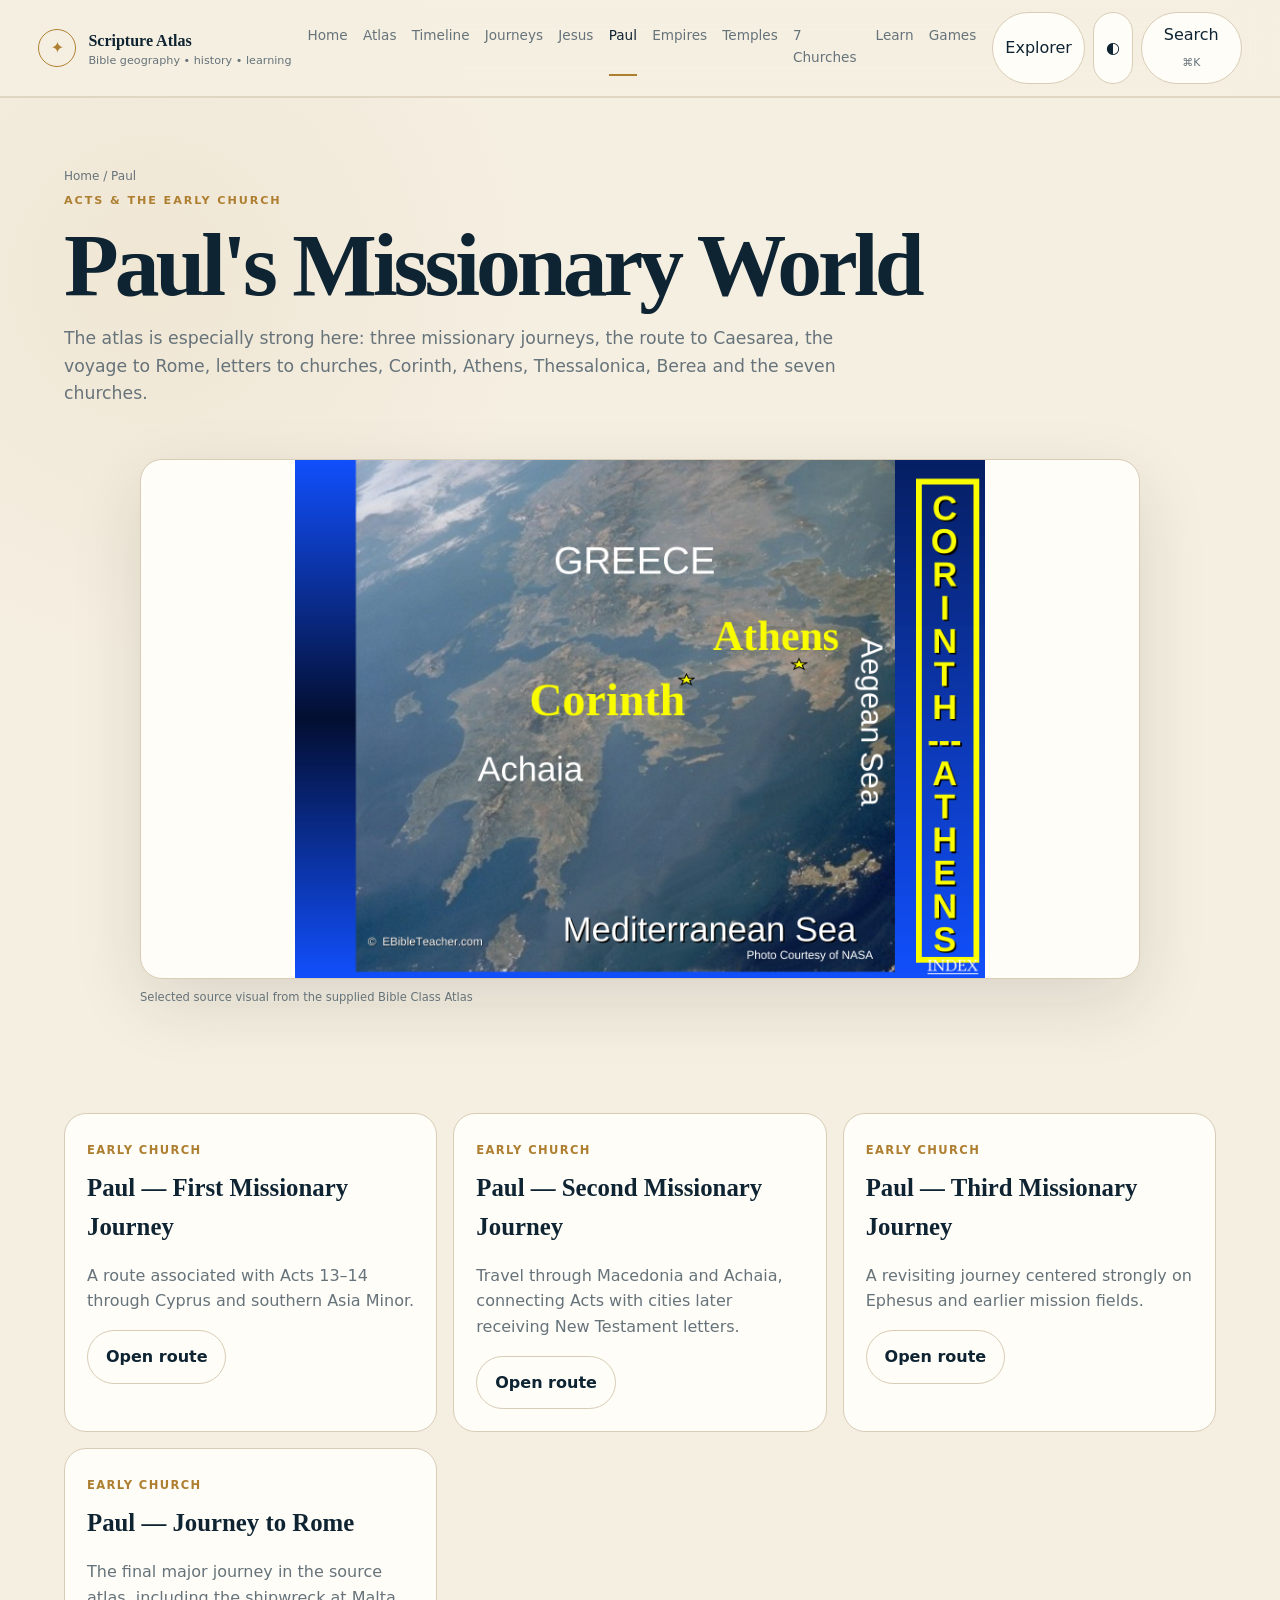
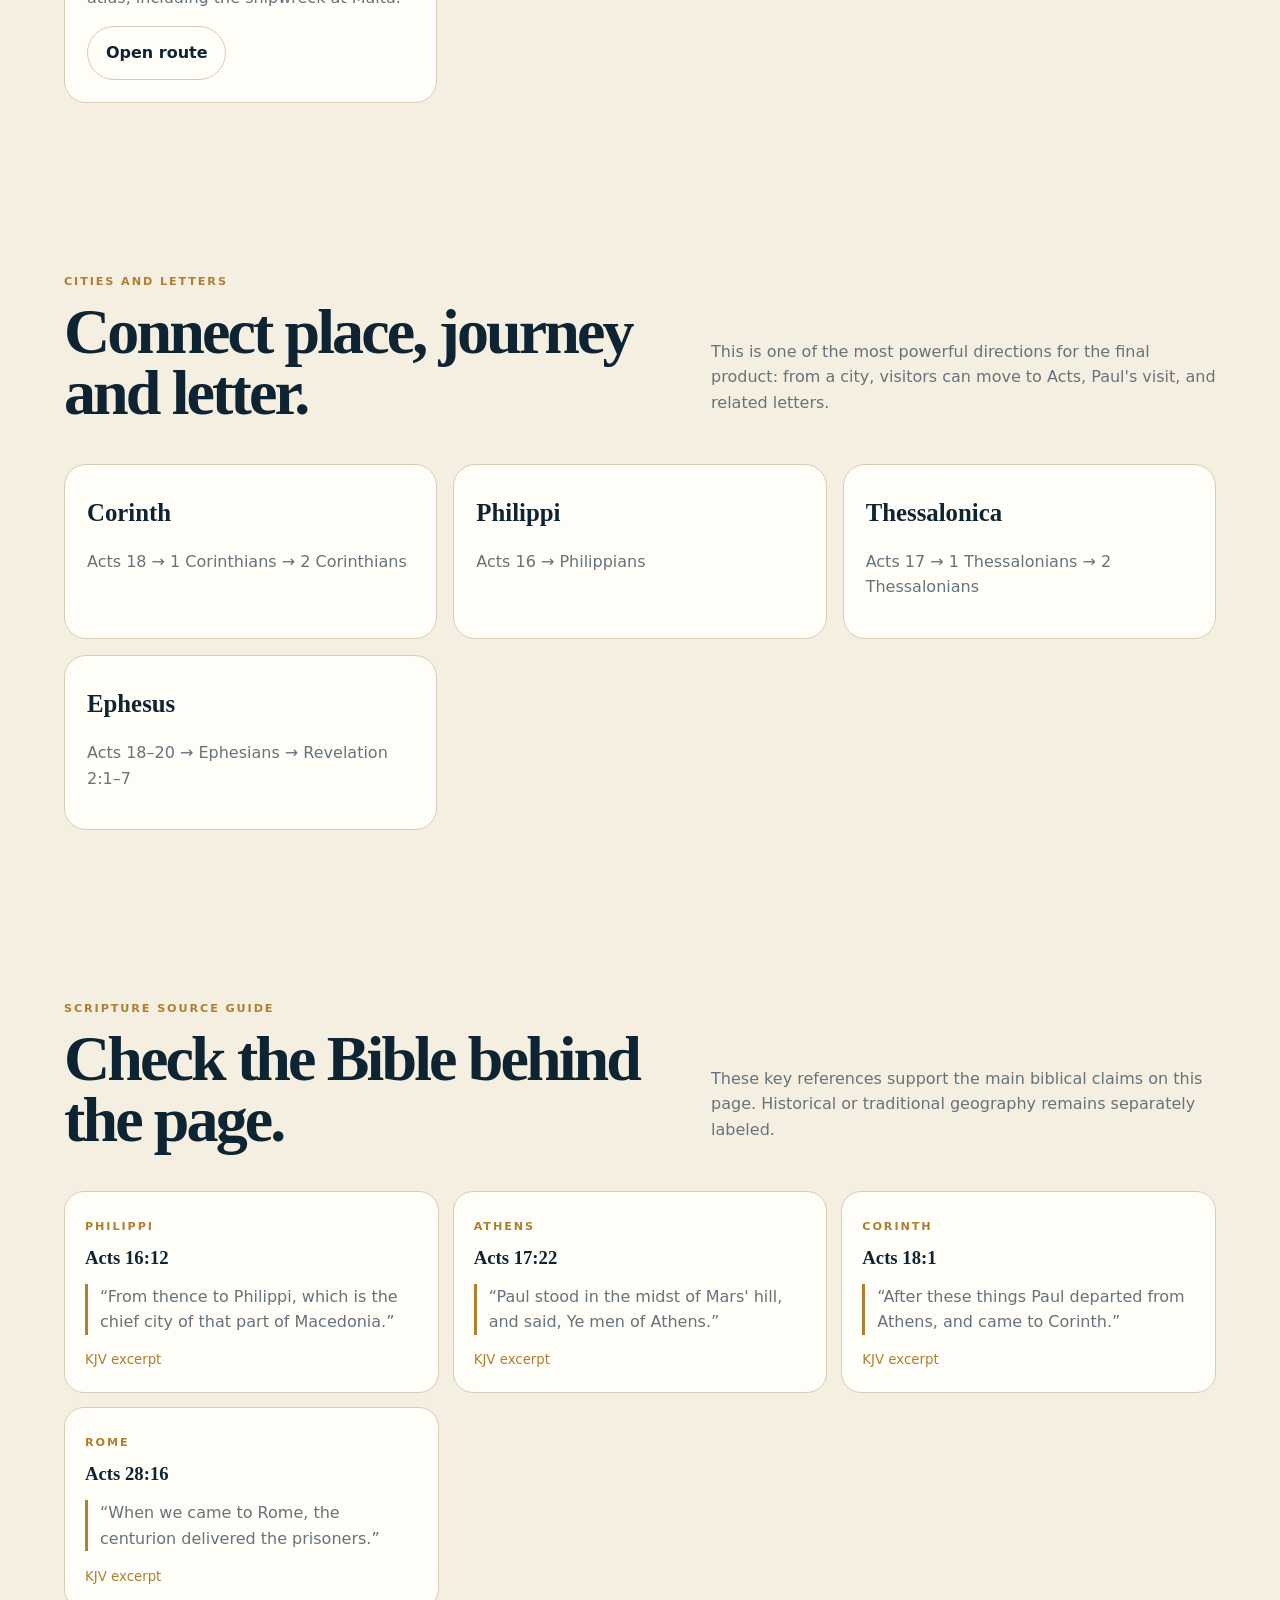
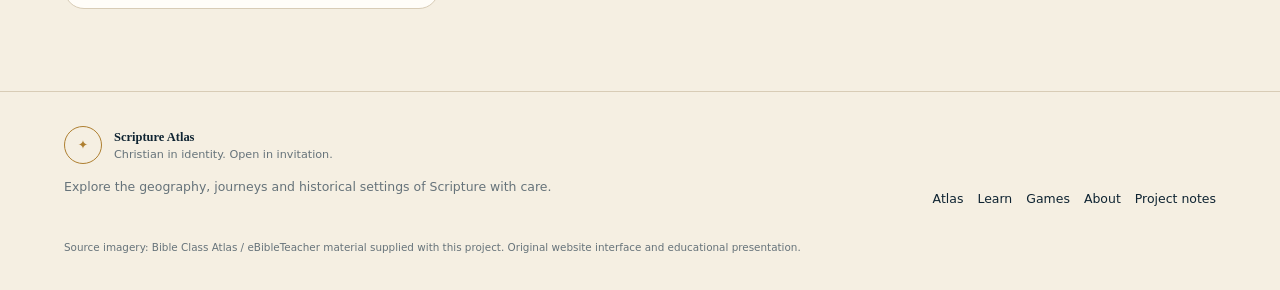
<file: paul.html>
<!doctype html>
<html lang="en">
<head>
<meta charset="utf-8"><meta name="viewport" content="width=device-width,initial-scale=1">
<meta name="description" content="Interactive Bible atlas and learning platform.">
<title>Paul — Scripture Atlas</title>
<meta name="theme-color" content="#0b2230"><link rel="icon" href="assets/favicon.svg" type="image/svg+xml"><link rel="manifest" href="manifest.webmanifest"><link rel="stylesheet" href="assets/styles.css">
</head>
<body>
<a class="skip-link" href="#main">Skip to content</a>

<header class="site-header">
  <a class="brand" href="index.html"><span class="brand-mark">✦</span><span><strong>Scripture Atlas</strong><small>Bible geography • history • learning</small></span></a>
  <button class="menu-btn" id="menuBtn">Menu</button>
  <nav class="main-nav" id="mainNav"><a class="" href="index.html">Home</a><a class="" href="atlas.html">Atlas</a><a class="" href="timeline.html">Timeline</a><a class="" href="journeys.html">Journeys</a><a class="" href="jesus.html">Jesus</a><a class="active" href="paul.html">Paul</a><a class="" href="empires.html">Empires</a><a class="" href="temples.html">Temples</a><a class="" href="churches.html">7 Churches</a><a class="" href="learn.html">Learn</a><a class="" href="games.html">Games</a></nav>
  <div class="header-actions"><button class="chip-btn" id="modeBtn">Explorer</button><button class="icon-btn" id="themeToggle">◐</button><button class="search-btn" id="searchOpen">Search <span>⌘K</span></button></div>
</header>
<main id="main">
<section class="page-hero"><div class="breadcrumb">Home / Paul</div><span class="eyebrow">Acts & the early Church</span><h1>Paul's Missionary World</h1><p>The atlas is especially strong here: three missionary journeys, the route to Caesarea, the voyage to Rome, letters to churches, Corinth, Athens, Thessalonica, Berea and the seven churches.</p></section><section class="page-hero-visual section"><figure><img src="assets/images/paul.png" alt="Source atlas visual for this section"><figcaption>Selected source visual from the supplied Bible Class Atlas</figcaption></figure></section>
<section class="section" style="padding-top:24px"><div class="table-grid"><article class="info-card"><span class="mini">Early Church</span><h3>Paul — First Missionary Journey</h3><p>A route associated with Acts 13–14 through Cyprus and southern Asia Minor.</p><a class="btn ghost" href="journeys.html#paul-1">Open route</a></article><article class="info-card"><span class="mini">Early Church</span><h3>Paul — Second Missionary Journey</h3><p>Travel through Macedonia and Achaia, connecting Acts with cities later receiving New Testament letters.</p><a class="btn ghost" href="journeys.html#paul-2">Open route</a></article><article class="info-card"><span class="mini">Early Church</span><h3>Paul — Third Missionary Journey</h3><p>A revisiting journey centered strongly on Ephesus and earlier mission fields.</p><a class="btn ghost" href="journeys.html#paul-3">Open route</a></article><article class="info-card"><span class="mini">Early Church</span><h3>Paul — Journey to Rome</h3><p>The final major journey in the source atlas, including the shipwreck at Malta.</p><a class="btn ghost" href="journeys.html#paul-rome">Open route</a></article></div></section>
<section class="section"><div class="section-head"><div><span class="eyebrow">Cities and letters</span><h2>Connect place, journey and letter.</h2></div><p>This is one of the most powerful directions for the final product: from a city, visitors can move to Acts, Paul's visit, and related letters.</p></div>
<div class="table-grid">
<article class="info-card"><h3>Corinth</h3><p>Acts 18 → 1 Corinthians → 2 Corinthians</p></article>
<article class="info-card"><h3>Philippi</h3><p>Acts 16 → Philippians</p></article>
<article class="info-card"><h3>Thessalonica</h3><p>Acts 17 → 1 Thessalonians → 2 Thessalonians</p></article>
<article class="info-card"><h3>Ephesus</h3><p>Acts 18–20 → Ephesians → Revelation 2:1–7</p></article>
</div></section>
<section class="section scripture-guide"><div class="section-head"><div><span class="eyebrow">Scripture source guide</span><h2>Check the Bible behind the page.</h2></div><p>These key references support the main biblical claims on this page. Historical or traditional geography remains separately labeled.</p></div><div class="scripture-source-grid"><article class="scripture-source-card"><span class="eyebrow">Philippi</span><h3>Acts 16:12</h3><blockquote>“From thence to Philippi, which is the chief city of that part of Macedonia.”</blockquote><small>KJV excerpt</small></article><article class="scripture-source-card"><span class="eyebrow">Athens</span><h3>Acts 17:22</h3><blockquote>“Paul stood in the midst of Mars' hill, and said, Ye men of Athens.”</blockquote><small>KJV excerpt</small></article><article class="scripture-source-card"><span class="eyebrow">Corinth</span><h3>Acts 18:1</h3><blockquote>“After these things Paul departed from Athens, and came to Corinth.”</blockquote><small>KJV excerpt</small></article><article class="scripture-source-card"><span class="eyebrow">Rome</span><h3>Acts 28:16</h3><blockquote>“When we came to Rome, the centurion delivered the prisoners.”</blockquote><small>KJV excerpt</small></article></div></section></main>
<footer class="pro-footer"><div><div class="brand footer-brand"><span class="brand-mark">✦</span><span><strong>Scripture Atlas</strong><small>Christian in identity. Open in invitation.</small></span></div><p>Explore the geography, journeys and historical settings of Scripture with care.</p></div><div class="footer-links"><a href="atlas.html">Atlas</a><a href="learn.html">Learn</a><a href="games.html">Games</a><a href="about.html">About</a><a href="README.md">Project notes</a></div><small>Source imagery: Bible Class Atlas / eBibleTeacher material supplied with this project. Original website interface and educational presentation.</small></footer>
<div class="search-overlay" id="searchOverlay" aria-hidden="true"><div class="search-panel"><div class="search-input-wrap"><span>⌕</span><input id="searchInput" placeholder="Search places, journeys, empires, churches…"><button id="searchClose">Esc</button></div><div id="searchResults" class="search-results"></div></div></div>
<div class="toast" id="toast" role="status"></div>
<script src="assets/app.js"></script>
</body></html>
</file>
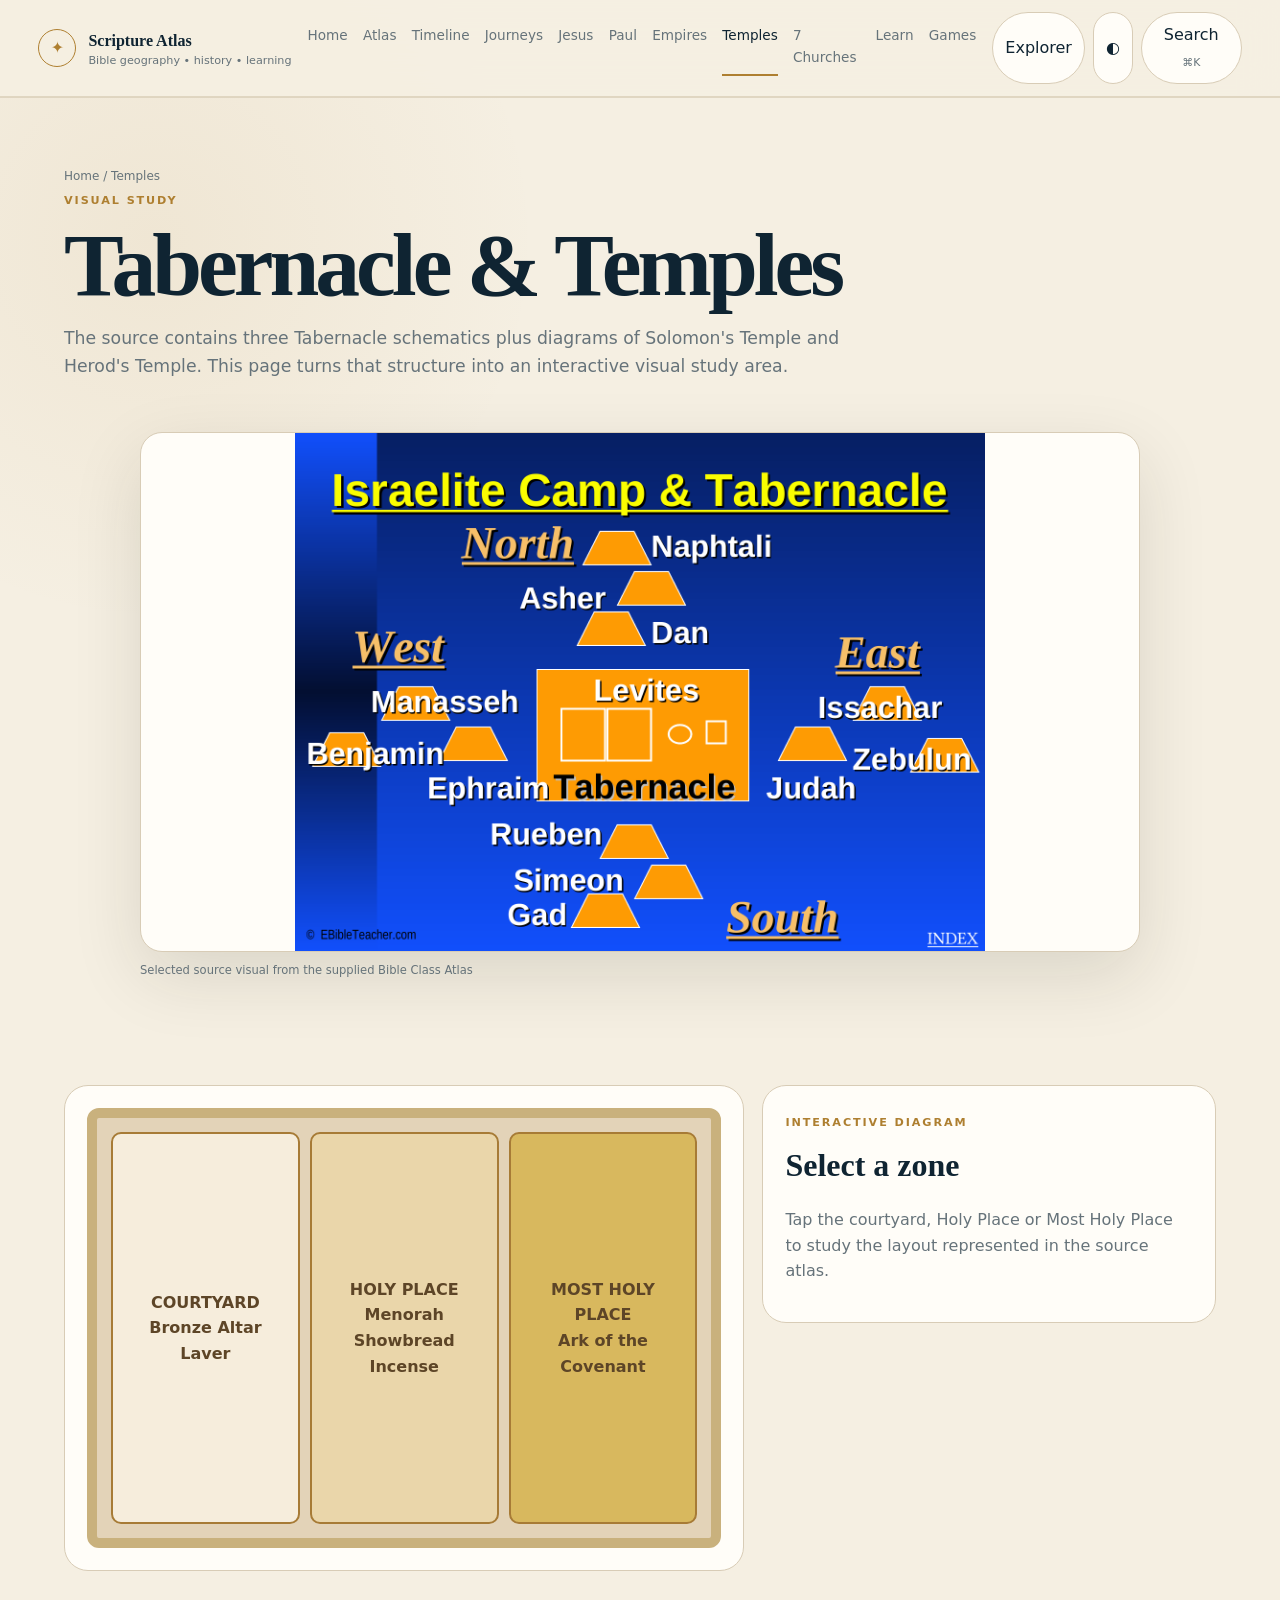
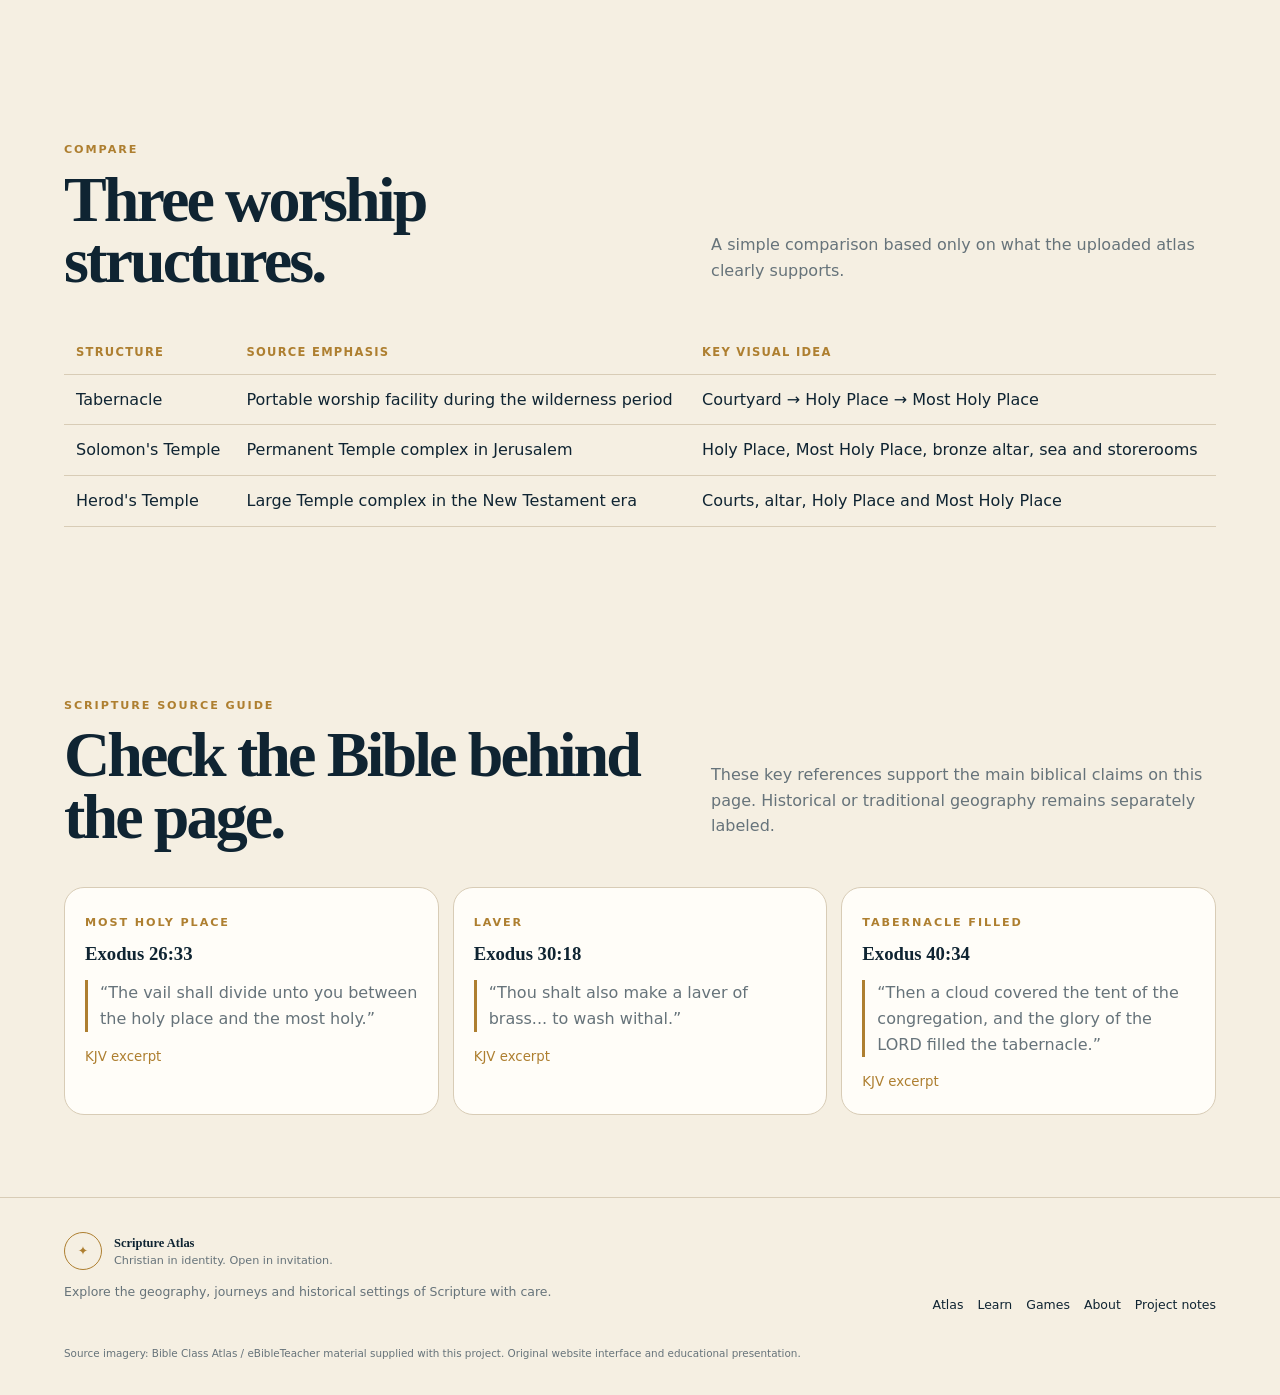
<file: temples.html>
<!doctype html>
<html lang="en">
<head>
<meta charset="utf-8"><meta name="viewport" content="width=device-width,initial-scale=1">
<meta name="description" content="Interactive Bible atlas and learning platform.">
<title>Tabernacle & Temples — Scripture Atlas</title>
<meta name="theme-color" content="#0b2230"><link rel="icon" href="assets/favicon.svg" type="image/svg+xml"><link rel="manifest" href="manifest.webmanifest"><link rel="stylesheet" href="assets/styles.css">
</head>
<body>
<a class="skip-link" href="#main">Skip to content</a>

<header class="site-header">
  <a class="brand" href="index.html"><span class="brand-mark">✦</span><span><strong>Scripture Atlas</strong><small>Bible geography • history • learning</small></span></a>
  <button class="menu-btn" id="menuBtn">Menu</button>
  <nav class="main-nav" id="mainNav"><a class="" href="index.html">Home</a><a class="" href="atlas.html">Atlas</a><a class="" href="timeline.html">Timeline</a><a class="" href="journeys.html">Journeys</a><a class="" href="jesus.html">Jesus</a><a class="" href="paul.html">Paul</a><a class="" href="empires.html">Empires</a><a class="active" href="temples.html">Temples</a><a class="" href="churches.html">7 Churches</a><a class="" href="learn.html">Learn</a><a class="" href="games.html">Games</a></nav>
  <div class="header-actions"><button class="chip-btn" id="modeBtn">Explorer</button><button class="icon-btn" id="themeToggle">◐</button><button class="search-btn" id="searchOpen">Search <span>⌘K</span></button></div>
</header>
<main id="main">
<section class="page-hero"><div class="breadcrumb">Home / Temples</div><span class="eyebrow">Visual study</span><h1>Tabernacle & Temples</h1><p>The source contains three Tabernacle schematics plus diagrams of Solomon's Temple and Herod's Temple. This page turns that structure into an interactive visual study area.</p></section><section class="page-hero-visual section"><figure><img src="assets/images/tabernacle.png" alt="Source atlas visual for this section"><figcaption>Selected source visual from the supplied Bible Class Atlas</figcaption></figure></section>
<section class="section" style="padding-top:24px">
<div class="temple-grid">
<div class="temple-diagram">
<div class="tabernacle">
<div class="tab-zone court"><button data-tabernacle="Courtyard" data-text="The source describes a linen-walled courtyard surrounding the Tabernacle, with the bronze altar and laver placed before the tent.">COURTYARD<br>Bronze Altar<br>Laver</button></div>
<div class="tab-zone holy"><button data-tabernacle="Holy Place" data-text="The source places the menorah, table of showbread and altar of incense in the Holy Place.">HOLY PLACE<br>Menorah<br>Showbread<br>Incense</button></div>
<div class="tab-zone most"><button data-tabernacle="Most Holy Place" data-text="The source identifies the Most Holy Place, or Holy of Holies, as the room containing the Ark of the Covenant.">MOST HOLY PLACE<br>Ark of the Covenant</button></div>
</div>
</div>
<aside class="inspector" id="templeInfo"><span class="eyebrow">Interactive diagram</span><h2>Select a zone</h2><p>Tap the courtyard, Holy Place or Most Holy Place to study the layout represented in the source atlas.</p></aside>
</div>
</section>
<section class="section">
<div class="section-head"><div><span class="eyebrow">Compare</span><h2>Three worship structures.</h2></div><p>A simple comparison based only on what the uploaded atlas clearly supports.</p></div>
<div style="overflow:auto"><table class="compare-table"><thead><tr><th>Structure</th><th>Source emphasis</th><th>Key visual idea</th></tr></thead><tbody>
<tr><td>Tabernacle</td><td>Portable worship facility during the wilderness period</td><td>Courtyard → Holy Place → Most Holy Place</td></tr>
<tr><td>Solomon's Temple</td><td>Permanent Temple complex in Jerusalem</td><td>Holy Place, Most Holy Place, bronze altar, sea and storerooms</td></tr>
<tr><td>Herod's Temple</td><td>Large Temple complex in the New Testament era</td><td>Courts, altar, Holy Place and Most Holy Place</td></tr>
</tbody></table></div>
</section>
<section class="section scripture-guide"><div class="section-head"><div><span class="eyebrow">Scripture source guide</span><h2>Check the Bible behind the page.</h2></div><p>These key references support the main biblical claims on this page. Historical or traditional geography remains separately labeled.</p></div><div class="scripture-source-grid"><article class="scripture-source-card"><span class="eyebrow">Most Holy Place</span><h3>Exodus 26:33</h3><blockquote>“The vail shall divide unto you between the holy place and the most holy.”</blockquote><small>KJV excerpt</small></article><article class="scripture-source-card"><span class="eyebrow">Laver</span><h3>Exodus 30:18</h3><blockquote>“Thou shalt also make a laver of brass... to wash withal.”</blockquote><small>KJV excerpt</small></article><article class="scripture-source-card"><span class="eyebrow">Tabernacle filled</span><h3>Exodus 40:34</h3><blockquote>“Then a cloud covered the tent of the congregation, and the glory of the LORD filled the tabernacle.”</blockquote><small>KJV excerpt</small></article></div></section></main>
<footer class="pro-footer"><div><div class="brand footer-brand"><span class="brand-mark">✦</span><span><strong>Scripture Atlas</strong><small>Christian in identity. Open in invitation.</small></span></div><p>Explore the geography, journeys and historical settings of Scripture with care.</p></div><div class="footer-links"><a href="atlas.html">Atlas</a><a href="learn.html">Learn</a><a href="games.html">Games</a><a href="about.html">About</a><a href="README.md">Project notes</a></div><small>Source imagery: Bible Class Atlas / eBibleTeacher material supplied with this project. Original website interface and educational presentation.</small></footer>
<div class="search-overlay" id="searchOverlay" aria-hidden="true"><div class="search-panel"><div class="search-input-wrap"><span>⌕</span><input id="searchInput" placeholder="Search places, journeys, empires, churches…"><button id="searchClose">Esc</button></div><div id="searchResults" class="search-results"></div></div></div>
<div class="toast" id="toast" role="status"></div>
<script src="assets/app.js"></script>
</body></html>
</file>
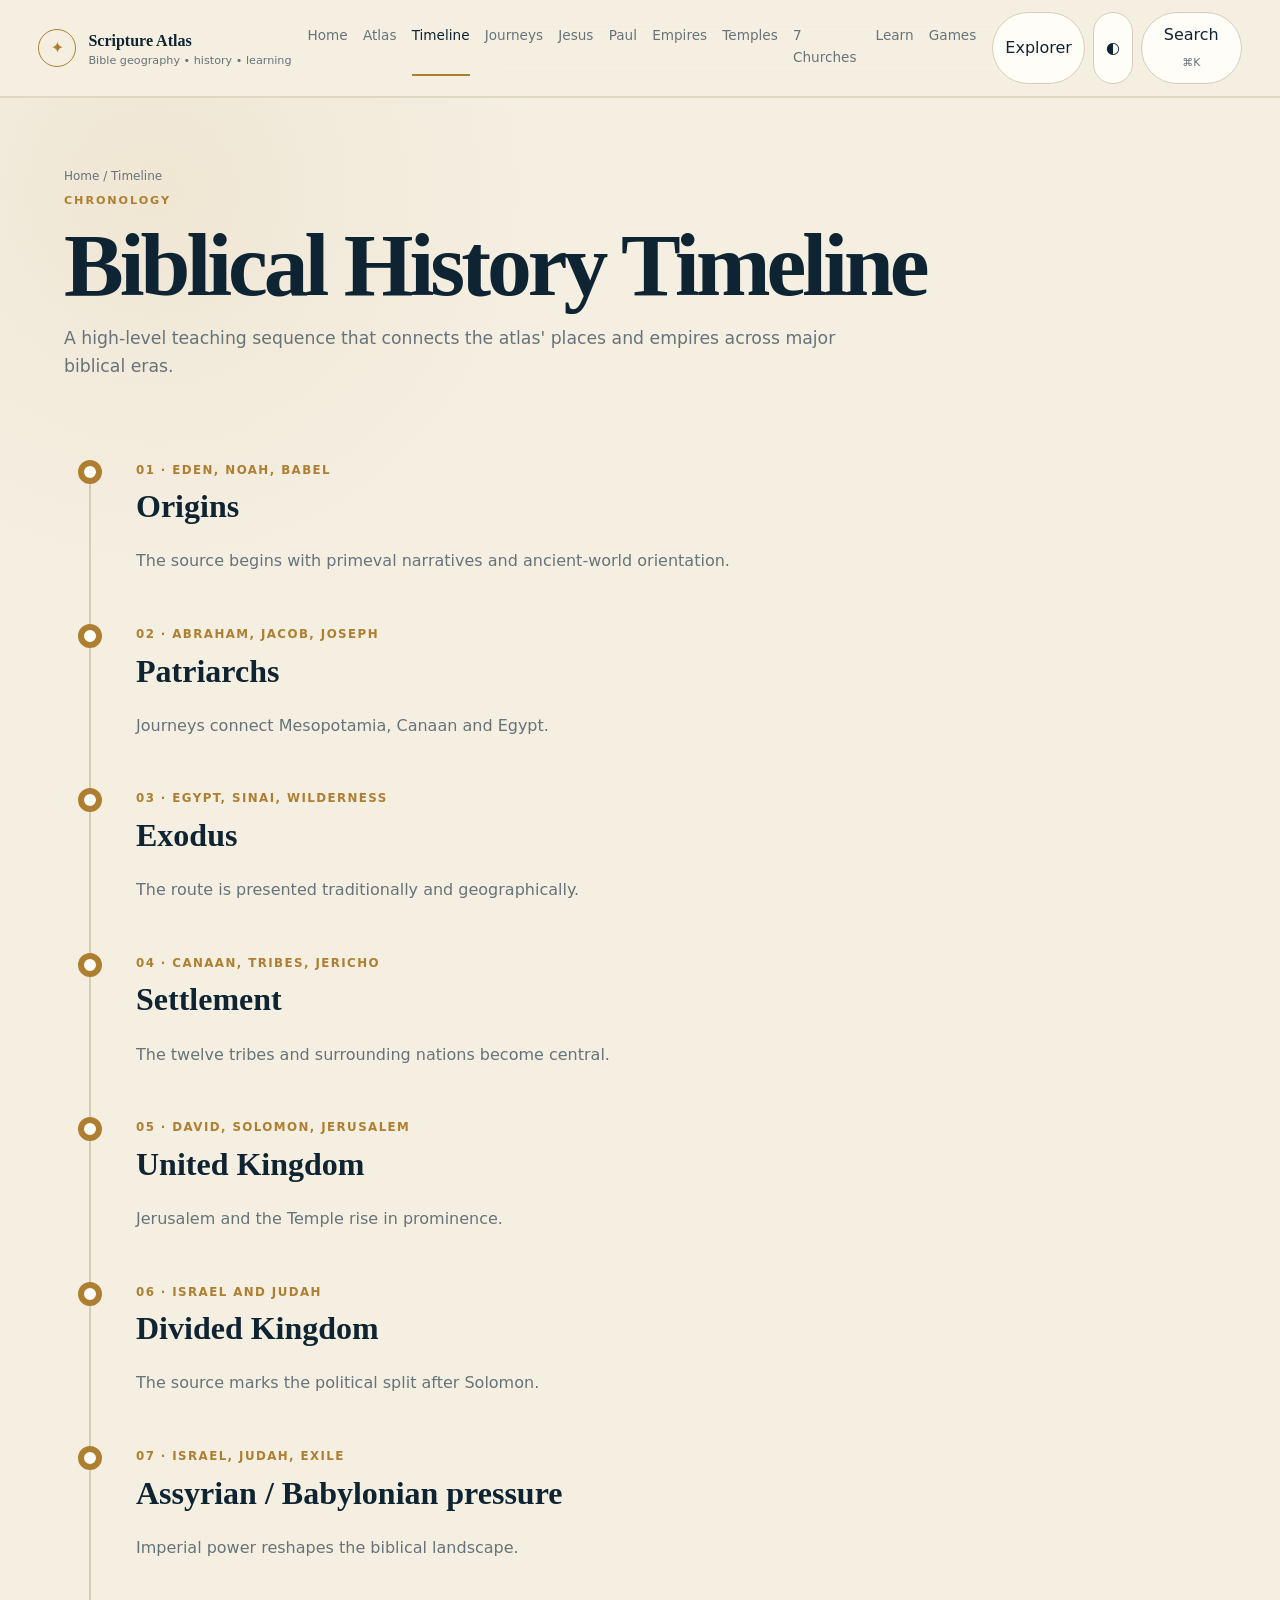
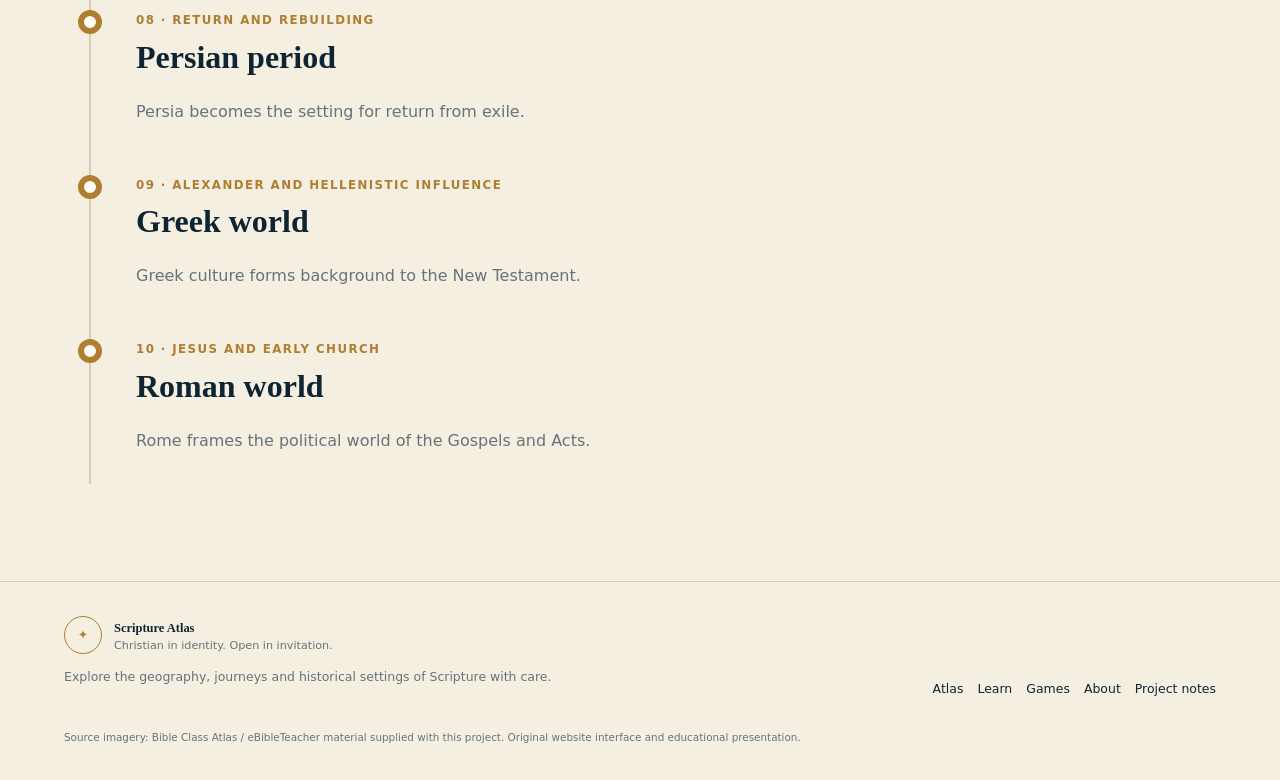
<file: timeline.html>
<!doctype html>
<html lang="en">
<head>
<meta charset="utf-8"><meta name="viewport" content="width=device-width,initial-scale=1">
<meta name="description" content="Interactive Bible atlas and learning platform.">
<title>Timeline — Scripture Atlas</title>
<meta name="theme-color" content="#0b2230"><link rel="icon" href="assets/favicon.svg" type="image/svg+xml"><link rel="manifest" href="manifest.webmanifest"><link rel="stylesheet" href="assets/styles.css">
</head>
<body>
<a class="skip-link" href="#main">Skip to content</a>

<header class="site-header">
  <a class="brand" href="index.html"><span class="brand-mark">✦</span><span><strong>Scripture Atlas</strong><small>Bible geography • history • learning</small></span></a>
  <button class="menu-btn" id="menuBtn">Menu</button>
  <nav class="main-nav" id="mainNav"><a class="" href="index.html">Home</a><a class="" href="atlas.html">Atlas</a><a class="active" href="timeline.html">Timeline</a><a class="" href="journeys.html">Journeys</a><a class="" href="jesus.html">Jesus</a><a class="" href="paul.html">Paul</a><a class="" href="empires.html">Empires</a><a class="" href="temples.html">Temples</a><a class="" href="churches.html">7 Churches</a><a class="" href="learn.html">Learn</a><a class="" href="games.html">Games</a></nav>
  <div class="header-actions"><button class="chip-btn" id="modeBtn">Explorer</button><button class="icon-btn" id="themeToggle">◐</button><button class="search-btn" id="searchOpen">Search <span>⌘K</span></button></div>
</header>
<main id="main">
<section class="page-hero"><div class="breadcrumb">Home / Timeline</div><span class="eyebrow">Chronology</span><h1>Biblical History Timeline</h1><p>A high-level teaching sequence that connects the atlas' places and empires across major biblical eras.</p></section>
<section class="section" style="padding-top:24px"><div class="timeline-shell"><div class="timeline-line"></div><article class="timeline-item"><div class="timeline-dot"></div><span class="meta">01 · Eden, Noah, Babel</span><h3>Origins</h3><p>The source begins with primeval narratives and ancient-world orientation.</p></article><article class="timeline-item"><div class="timeline-dot"></div><span class="meta">02 · Abraham, Jacob, Joseph</span><h3>Patriarchs</h3><p>Journeys connect Mesopotamia, Canaan and Egypt.</p></article><article class="timeline-item"><div class="timeline-dot"></div><span class="meta">03 · Egypt, Sinai, Wilderness</span><h3>Exodus</h3><p>The route is presented traditionally and geographically.</p></article><article class="timeline-item"><div class="timeline-dot"></div><span class="meta">04 · Canaan, Tribes, Jericho</span><h3>Settlement</h3><p>The twelve tribes and surrounding nations become central.</p></article><article class="timeline-item"><div class="timeline-dot"></div><span class="meta">05 · David, Solomon, Jerusalem</span><h3>United Kingdom</h3><p>Jerusalem and the Temple rise in prominence.</p></article><article class="timeline-item"><div class="timeline-dot"></div><span class="meta">06 · Israel and Judah</span><h3>Divided Kingdom</h3><p>The source marks the political split after Solomon.</p></article><article class="timeline-item"><div class="timeline-dot"></div><span class="meta">07 · Israel, Judah, Exile</span><h3>Assyrian / Babylonian pressure</h3><p>Imperial power reshapes the biblical landscape.</p></article><article class="timeline-item"><div class="timeline-dot"></div><span class="meta">08 · Return and rebuilding</span><h3>Persian period</h3><p>Persia becomes the setting for return from exile.</p></article><article class="timeline-item"><div class="timeline-dot"></div><span class="meta">09 · Alexander and Hellenistic influence</span><h3>Greek world</h3><p>Greek culture forms background to the New Testament.</p></article><article class="timeline-item"><div class="timeline-dot"></div><span class="meta">10 · Jesus and early Church</span><h3>Roman world</h3><p>Rome frames the political world of the Gospels and Acts.</p></article></div></section>
</main>
<footer class="pro-footer"><div><div class="brand footer-brand"><span class="brand-mark">✦</span><span><strong>Scripture Atlas</strong><small>Christian in identity. Open in invitation.</small></span></div><p>Explore the geography, journeys and historical settings of Scripture with care.</p></div><div class="footer-links"><a href="atlas.html">Atlas</a><a href="learn.html">Learn</a><a href="games.html">Games</a><a href="about.html">About</a><a href="README.md">Project notes</a></div><small>Source imagery: Bible Class Atlas / eBibleTeacher material supplied with this project. Original website interface and educational presentation.</small></footer>
<div class="search-overlay" id="searchOverlay" aria-hidden="true"><div class="search-panel"><div class="search-input-wrap"><span>⌕</span><input id="searchInput" placeholder="Search places, journeys, empires, churches…"><button id="searchClose">Esc</button></div><div id="searchResults" class="search-results"></div></div></div>
<div class="toast" id="toast" role="status"></div>
<script src="assets/app.js"></script>
</body></html>
</file>
<file: assets/styles.css>
:root{
--bg:#f5efe2;--surface:#fffdf8;--surface2:#eee3d0;--ink:#0f2432;--muted:#66737a;--line:#d8ccb6;--gold:#ae7f30;--gold2:#d0a75f;--navy:#071824;--blue:#113a50;--sage:#6e826e;--danger:#9e4c3d;--shadow:0 24px 70px rgba(36,29,18,.12);--radius:24px}
[data-theme="dark"]{--bg:#06121b;--surface:#0c1c27;--surface2:#102b39;--ink:#f7f0e2;--muted:#aeb9bf;--line:#263b46;--gold:#d7af67;--gold2:#f0cd87;--navy:#030a10;--blue:#12394f;--shadow:0 30px 80px rgba(0,0,0,.34)}
*{box-sizing:border-box}html{scroll-behavior:smooth}body{margin:0;background:var(--bg);color:var(--ink);font-family:Inter,ui-sans-serif,system-ui,-apple-system,BlinkMacSystemFont,"Segoe UI",sans-serif;line-height:1.6}a{color:inherit}button,input{font:inherit}button{cursor:pointer}.skip-link{position:absolute;left:-9999px}.skip-link:focus{left:1rem;top:1rem;background:var(--surface);padding:.7rem 1rem;z-index:999}
.site-header{position:sticky;top:0;z-index:70;display:flex;align-items:center;gap:1rem;padding:12px clamp(14px,3vw,42px);background:color-mix(in srgb,var(--bg) 88%,transparent);backdrop-filter:blur(18px);border-bottom:1px solid color-mix(in srgb,var(--line) 75%,transparent)}
.brand{display:flex;align-items:center;gap:.75rem;text-decoration:none;min-width:max-content}.brand-mark{display:grid;place-items:center;width:38px;height:38px;border-radius:50%;border:1px solid var(--gold);color:var(--gold)}.brand strong{display:block;font-family:Georgia,serif}.brand small{display:block;color:var(--muted);font-size:.7rem;line-height:1.2}
.main-nav{display:flex;gap:.95rem;margin:auto}.main-nav a{text-decoration:none;color:var(--muted);font-size:.85rem;padding:.35rem 0;border-bottom:2px solid transparent}.main-nav a.active,.main-nav a:hover{color:var(--ink);border-color:var(--gold)}
.header-actions{display:flex;gap:.5rem}.chip-btn,.icon-btn,.search-btn,.menu-btn{border:1px solid var(--line);background:var(--surface);color:var(--ink);border-radius:999px;padding:.58rem .75rem}.search-btn span{color:var(--muted);font-size:.68rem}.menu-btn{display:none}
.hero{max-width:1500px;margin:auto;display:grid;grid-template-columns:1.05fr .95fr;gap:56px;align-items:center;padding:clamp(62px,8vw,110px) clamp(18px,5vw,70px)}.eyebrow{display:inline-block;text-transform:uppercase;letter-spacing:.17em;font-size:.7rem;font-weight:800;color:var(--gold)}.hero h1,.page-hero h1,.section-head h2,.display-title{font-family:Georgia,"Times New Roman",serif;letter-spacing:-.045em;line-height:.96}.hero h1{font-size:clamp(4rem,8vw,8.5rem);margin:.7rem 0 1.2rem}.hero h1 em{font-weight:400;color:var(--gold)}.hero p{font-size:clamp(1rem,1.3vw,1.2rem);color:var(--muted);max-width:700px}.hero-actions{display:flex;gap:.8rem;flex-wrap:wrap;margin:1.7rem 0}.btn{display:inline-flex;align-items:center;justify-content:center;border:1px solid var(--line);border-radius:999px;padding:.82rem 1.12rem;text-decoration:none;font-weight:750}.btn.primary{background:var(--ink);color:var(--bg);border-color:var(--ink)}.btn.ghost{background:transparent}.btn.gold{background:var(--gold);border-color:var(--gold);color:#fff}
.hero-panel{background:var(--navy);border-radius:32px;padding:18px;box-shadow:var(--shadow);color:#eef5f7}.hero-panel svg{display:block;width:100%;border-radius:22px}.hero-stat-grid{display:grid;grid-template-columns:repeat(3,1fr);gap:9px;margin-top:12px}.hero-stat{background:rgba(255,255,255,.06);border:1px solid rgba(255,255,255,.12);padding:13px;border-radius:16px}.hero-stat strong{display:block;font-size:1.2rem}.hero-stat span{font-size:.72rem;color:#b9c8cf}
.section{max-width:1450px;margin:auto;padding:82px clamp(18px,5vw,70px)}.section-head{display:grid;grid-template-columns:1.1fr .9fr;gap:30px;align-items:end;margin-bottom:32px}.section-head h2{font-size:clamp(2.5rem,5vw,5.4rem);margin:.5rem 0}.section-head p{justify-self:end;color:var(--muted);max-width:580px}
.home-grid{display:grid;grid-template-columns:repeat(12,1fr);gap:16px}.portal{grid-column:span 4;background:var(--surface);border:1px solid var(--line);border-radius:var(--radius);padding:24px;min-height:310px;display:flex;flex-direction:column;transition:.25s}.portal.wide{grid-column:span 8}.portal:hover{transform:translateY(-5px);box-shadow:var(--shadow)}.portal-icon{font-size:1.9rem;color:var(--gold);margin-bottom:auto}.portal h3{font-family:Georgia,serif;font-size:1.85rem;margin:.55rem 0}.portal p{color:var(--muted)}.portal a{margin-top:auto;text-decoration:none;color:var(--gold);font-weight:800}
.mode-strip{display:grid;grid-template-columns:repeat(4,1fr);gap:12px}.mode-card{border:1px solid var(--line);background:var(--surface);padding:22px;border-radius:20px}.mode-card strong,.mode-card span{display:block}.mode-card span{color:var(--muted);font-size:.86rem;margin-top:.35rem}
.page-hero{max-width:1450px;margin:auto;padding:70px clamp(18px,5vw,70px) 34px}.page-hero h1{font-size:clamp(3.7rem,7vw,7rem);margin:.65rem 0 1rem}.page-hero p{font-size:1.08rem;color:var(--muted);max-width:830px}.breadcrumb{font-size:.75rem;color:var(--muted)}
.atlas-layout{display:grid;grid-template-columns:minmax(0,1fr) 340px;gap:18px}.map-wrap{background:var(--navy);padding:14px;border-radius:28px;overflow:hidden}.map-toolbar{display:flex;justify-content:space-between;gap:12px;align-items:center;color:#e9f1f4;padding:4px 6px 12px}.map-toolbar .filters{display:flex;gap:5px;flex-wrap:wrap}.map-toolbar button{border:1px solid rgba(255,255,255,.15);background:rgba(255,255,255,.05);color:#d8e2e7;border-radius:999px;padding:.35rem .55rem;font-size:.7rem}.map-toolbar button.active{background:#fff;color:#102937}
#atlasMap{width:100%;display:block}.landmass{fill:#d8c59f;stroke:#eeddbb;stroke-width:2}.landmass.secondary{fill:#c9b388}.river{fill:none;stroke:#3f8ca4;stroke-width:4;opacity:.72}.water-label{fill:#9cc3d1;font-size:18px;letter-spacing:.12em}.region-labels text{font-size:15px;font-weight:800;fill:#3d4b46;opacity:.7}.route-layer{fill:none;stroke-width:5;opacity:.55;stroke-dasharray:8 10}.route-abraham{stroke:#e2b354}.route-exodus{stroke:#7ac1aa}.route-paul{stroke:#8bc9e0}.map-pin{cursor:pointer}.map-pin circle{fill:#fff;stroke:#18313e;stroke-width:4;filter:url(#soft)}.map-pin text{font-size:14px;font-weight:800;fill:#10242f}.map-pin.dim{opacity:.12}
.inspector{background:var(--surface);border:1px solid var(--line);border-radius:24px;padding:22px;position:sticky;top:86px;height:max-content}.inspector h2{font-family:Georgia,serif;font-size:2rem;margin:.4rem 0}.inspector p{color:var(--muted)}.ref-list{display:flex;flex-wrap:wrap;gap:6px}.ref-list span{font-size:.72rem;border:1px solid var(--line);border-radius:999px;padding:.3rem .5rem}
.table-grid{display:grid;grid-template-columns:repeat(3,1fr);gap:16px}.info-card{background:var(--surface);border:1px solid var(--line);border-radius:22px;padding:22px}.info-card h3{font-family:Georgia,serif;font-size:1.55rem;margin:.4rem 0}.info-card p{color:var(--muted)}.info-card .mini{font-size:.72rem;color:var(--gold);text-transform:uppercase;letter-spacing:.12em;font-weight:800}
.timeline-shell{position:relative}.timeline-line{position:absolute;left:25px;top:15px;bottom:15px;width:2px;background:var(--line)}.timeline-item{position:relative;padding:0 0 30px 72px}.timeline-dot{position:absolute;left:14px;top:4px;width:24px;height:24px;border-radius:50%;background:var(--surface);border:6px solid var(--gold)}.timeline-item h3{font-family:Georgia,serif;font-size:2rem;margin:0}.timeline-item .meta{color:var(--gold);font-size:.74rem;text-transform:uppercase;letter-spacing:.12em;font-weight:800}.timeline-item p{color:var(--muted);max-width:900px}
.journey-browser{display:grid;grid-template-columns:320px 1fr;gap:18px}.journey-sidebar{display:flex;flex-direction:column;gap:7px}.journey-sidebar button{border:1px solid var(--line);background:var(--surface);color:var(--ink);border-radius:16px;padding:15px;text-align:left}.journey-sidebar button.active{border-color:var(--gold);box-shadow:0 0 0 2px color-mix(in srgb,var(--gold) 18%,transparent)}.journey-sidebar strong,.journey-sidebar small{display:block}.journey-sidebar small{color:var(--muted)}
.journey-panel{background:var(--surface);border:1px solid var(--line);border-radius:26px;padding:24px}.journey-panel h2{font-family:Georgia,serif;font-size:2.5rem;margin:.45rem 0}.journey-mapline{display:flex;gap:0;align-items:center;overflow:auto;padding:34px 10px;margin:24px 0;background:linear-gradient(135deg,var(--navy),var(--blue));border-radius:20px}.step-node{min-width:130px;color:#cad8df;text-align:center;font-size:.72rem;position:relative}.step-node::before{content:"";display:block;width:14px;height:14px;border-radius:50%;margin:0 auto 10px;background:#7992a0;border:3px solid #fff}.step-node.active{color:#fff;font-weight:800}.step-node.active::before{background:var(--gold2);box-shadow:0 0 0 6px rgba(208,167,95,.18)}.step-connector{height:2px;background:rgba(255,255,255,.25);min-width:54px}
.reader-grid{display:grid;grid-template-columns:1.1fr .9fr;gap:18px}.reader-box{border:1px solid var(--line);background:var(--bg);border-radius:18px;padding:20px}.reader-box h3{font-family:Georgia,serif;font-size:1.7rem;margin:.4rem 0}.reader-box p{color:var(--muted)}
.temple-grid{display:grid;grid-template-columns:1.2fr .8fr;gap:18px}.temple-diagram{background:var(--surface);border:1px solid var(--line);border-radius:24px;padding:22px}.tabernacle{display:grid;grid-template-columns:1fr 1fr 1fr;grid-template-rows:1fr 1fr;gap:10px;background:#e3d3b8;border:10px solid #c9b17d;border-radius:12px;padding:14px;min-height:440px}.tab-zone{display:grid;place-items:center;text-align:center;background:#f6eddc;border:2px solid #a77b36;border-radius:10px;padding:10px}.tab-zone.holy{grid-column:2;grid-row:1/3;background:#ead6aa}.tab-zone.most{grid-column:3;grid-row:1/3;background:#d8b85e}.tab-zone.court{grid-column:1;grid-row:1/3;background:#f6eddc}.tab-zone button{border:0;background:transparent;font-weight:800;color:#5d4527}.compare-table{width:100%;border-collapse:collapse}.compare-table th,.compare-table td{padding:12px;border-bottom:1px solid var(--line);text-align:left;vertical-align:top}.compare-table th{color:var(--gold);font-size:.72rem;text-transform:uppercase;letter-spacing:.11em}
.church-grid{display:grid;grid-template-columns:repeat(7,1fr);gap:10px}.church{background:var(--surface);border:1px solid var(--line);border-radius:18px;padding:18px;min-height:230px}.church h3{font-family:Georgia,serif;font-size:1.4rem}.church p{color:var(--muted);font-size:.86rem}.church small{color:var(--gold);font-weight:800}
.learn-grid{display:grid;grid-template-columns:repeat(3,1fr);gap:16px}.tool-card{background:var(--surface);border:1px solid var(--line);border-radius:22px;padding:22px}.tool-card h3{font-family:Georgia,serif;font-size:1.6rem}.tool-card p{color:var(--muted)}.quiz-options{display:grid;gap:7px}.quiz-options button{border:1px solid var(--line);background:var(--bg);color:var(--ink);border-radius:12px;padding:.7rem;text-align:left}.calculator{display:grid;grid-template-columns:1fr auto 1fr;gap:8px;align-items:center}.calculator input,.calculator select{width:100%;border:1px solid var(--line);background:var(--bg);color:var(--ink);border-radius:12px;padding:.7rem}
.notice{border:1px solid color-mix(in srgb,var(--gold) 35%,var(--line));background:color-mix(in srgb,var(--gold) 10%,var(--surface));border-radius:18px;padding:16px}
footer{display:flex;justify-content:space-between;gap:2rem;align-items:center;padding:26px clamp(18px,5vw,70px);border-top:1px solid var(--line);color:var(--muted);font-size:.78rem}.footer-brand{color:var(--ink)}
.search-overlay{position:fixed;inset:0;background:rgba(2,7,10,.72);backdrop-filter:blur(14px);z-index:120;display:none;padding:8vh 20px}.search-overlay.open{display:block}.search-panel{max-width:820px;margin:auto;background:var(--surface);border:1px solid var(--line);border-radius:24px;overflow:hidden;box-shadow:var(--shadow)}.search-input-wrap{display:grid;grid-template-columns:auto 1fr auto;gap:12px;align-items:center;padding:18px;border-bottom:1px solid var(--line)}.search-input-wrap input{border:0;outline:0;background:transparent;color:var(--ink);font-size:1.05rem}.search-input-wrap button{border:1px solid var(--line);background:var(--bg);color:var(--muted);border-radius:8px;padding:.35rem .55rem}.search-results{max-height:62vh;overflow:auto;padding:10px}.search-item{display:block;padding:14px;border-radius:14px;text-decoration:none}.search-item:hover{background:var(--bg)}.search-item strong,.search-item small{display:block}.search-item small{color:var(--muted)}
.toast{position:fixed;bottom:24px;left:50%;transform:translate(-50%,20px);opacity:0;background:var(--ink);color:var(--bg);padding:.75rem 1rem;border-radius:999px;z-index:150;transition:.2s}.toast.show{opacity:1;transform:translate(-50%,0)}
[data-mode="child"] .scholar-only,[data-mode="child"] .advanced-only{display:none!important}[data-mode="scholar"] .child-only{display:none!important}
@media(max-width:1150px){.main-nav{display:none;position:absolute;top:66px;left:14px;right:14px;background:var(--surface);border:1px solid var(--line);border-radius:18px;padding:14px;box-shadow:var(--shadow);grid-template-columns:repeat(2,1fr)}.main-nav.open{display:grid}.menu-btn{display:block;margin-left:auto}.hero{grid-template-columns:1fr}.portal,.portal.wide{grid-column:span 6}.atlas-layout,.journey-browser,.temple-grid{grid-template-columns:1fr}.inspector{position:relative;top:auto}.church-grid{grid-template-columns:repeat(3,1fr)}}
@media(max-width:760px){.site-header{padding:10px 12px}.brand small,.search-btn{display:none}.header-actions{margin-left:auto}.hero,.page-hero,.section{padding-left:14px;padding-right:14px}.hero{padding-top:36px}.hero h1{font-size:clamp(3.3rem,15vw,5.5rem)}.hero-stat-grid,.mode-strip,.section-head,.reader-grid{grid-template-columns:1fr}.section-head{display:grid}.section-head p{justify-self:start}.portal,.portal.wide{grid-column:1/-1}.table-grid,.learn-grid{grid-template-columns:1fr}.church-grid{grid-template-columns:1fr 1fr}.journey-browser{grid-template-columns:1fr}.journey-sidebar{display:grid;grid-template-columns:1fr 1fr}.tabernacle{min-height:330px}.compare-table{font-size:.8rem}.main-nav{grid-template-columns:1fr 1fr}footer{flex-direction:column;align-items:flex-start}}
@media(max-width:480px){.church-grid,.journey-sidebar{grid-template-columns:1fr}.hero-stat-grid{grid-template-columns:1fr}.map-toolbar{align-items:flex-start;flex-direction:column}.header-actions .chip-btn{max-width:92px;overflow:hidden}.main-nav{grid-template-columns:1fr}}
@media(prefers-reduced-motion:reduce){*{scroll-behavior:auto!important;transition:none!important}}

/* Games v3 */
.challenge-dashboard{display:grid;grid-template-columns:repeat(4,1fr);gap:12px}.challenge-stat{background:var(--surface);border:1px solid var(--line);border-radius:20px;padding:20px}.challenge-stat span,.challenge-stat strong{display:block}.challenge-stat span{color:var(--muted);font-size:.78rem}.challenge-stat strong{font-family:Georgia,serif;font-size:2rem;color:var(--gold)}
.quiz-hub{display:grid;grid-template-columns:220px 1fr;gap:18px}.quiz-modes{display:flex;flex-direction:column;gap:8px}.quiz-modes button{border:1px solid var(--line);background:var(--surface);color:var(--ink);border-radius:14px;padding:14px;text-align:left}.quiz-modes button.active{border-color:var(--gold)}.quiz-stage{background:var(--surface);border:1px solid var(--line);border-radius:24px;padding:24px}.quiz-progress{height:6px;background:var(--line);border-radius:99px;overflow:hidden}.quiz-progress div{height:100%;background:var(--gold)}.quiz-meta{display:flex;justify-content:space-between;color:var(--muted);font-size:.75rem;margin:14px 0}.quiz-stage h3{font-family:Georgia,serif;font-size:2rem}.quiz-answer-grid{display:grid;grid-template-columns:1fr 1fr;gap:9px}.quiz-answer-grid button{border:1px solid var(--line);background:var(--bg);color:var(--ink);padding:13px;border-radius:13px;text-align:left}.quiz-answer-grid button.correct{border-color:#4f9e67;background:color-mix(in srgb,#4f9e67 16%,var(--surface))}.quiz-answer-grid button.wrong{border-color:#b05b4f;background:color-mix(in srgb,#b05b4f 14%,var(--surface))}.quiz-feedback{min-height:1.5em;color:var(--muted)}.quiz-actions{display:flex;justify-content:space-between}
.typing-shell{background:var(--surface);border:1px solid var(--line);border-radius:24px;padding:22px}.typing-toolbar{display:flex;justify-content:space-between;margin-bottom:14px}.typing-toolbar select,#orderJourney{border:1px solid var(--line);background:var(--bg);color:var(--ink);border-radius:12px;padding:.7rem}.typing-prompt{background:var(--bg);border:1px solid var(--line);border-radius:16px;padding:18px;font-family:Georgia,serif;font-size:1.35rem;line-height:1.8;margin-bottom:10px}.typing-prompt .done{color:#4f9e67}.typing-prompt .bad{background:rgba(176,91,79,.18);color:#b05b4f}.typing-prompt .cursor{border-bottom:2px solid var(--gold)}#typingInput{width:100%;border:1px solid var(--line);background:var(--bg);color:var(--ink);border-radius:14px;padding:14px}.typing-stats{display:grid;grid-template-columns:repeat(4,1fr);gap:9px;margin:12px 0}.typing-stats div{border:1px solid var(--line);border-radius:14px;padding:12px}.typing-stats span,.typing-stats strong{display:block}.typing-stats span{font-size:.7rem;color:var(--muted)}
.memory-toolbar{display:flex;gap:20px;align-items:center;margin-bottom:14px}.memory-toolbar .btn{margin-left:auto}.memory-grid{display:grid;grid-template-columns:repeat(6,1fr);gap:9px}.memory-card{border:0;background:var(--navy);color:#f6e9ca;border-radius:14px;min-height:120px;padding:10px}.memory-card.revealed,.memory-card.matched{background:var(--surface);color:var(--ink);border:1px solid var(--line)}.memory-card.matched{border-color:#4f9e67}
.order-shell{background:var(--surface);border:1px solid var(--line);border-radius:22px;padding:20px}.order-top{display:flex;justify-content:space-between;margin-bottom:12px}.order-slots,.order-options{display:flex;gap:8px;flex-wrap:wrap;min-height:55px;padding:12px;border-radius:14px}.order-slots{border:1px dashed var(--gold);margin-bottom:10px}.order-options{background:var(--bg);border:1px solid var(--line)}.order-chip,.slot-chip{border:1px solid var(--line);background:var(--surface);color:var(--ink);border-radius:999px;padding:.55rem .75rem}.order-chip.used{opacity:.3;pointer-events:none}.slot-chip{border-color:var(--gold)}
.daily-grid{display:grid;grid-template-columns:repeat(3,1fr);gap:16px}.streak-calendar{display:grid;grid-template-columns:repeat(7,1fr);gap:4px}.streak-day{aspect-ratio:1;background:var(--line);border-radius:4px}.streak-day.done{background:var(--gold)}
@media(max-width:900px){.quiz-hub{grid-template-columns:1fr}.quiz-modes{display:grid;grid-template-columns:repeat(3,1fr)}.memory-grid{grid-template-columns:repeat(4,1fr)}}@media(max-width:600px){.challenge-dashboard,.typing-stats,.daily-grid,.quiz-answer-grid{grid-template-columns:1fr 1fr}.quiz-modes{grid-template-columns:1fr 1fr}.memory-grid{grid-template-columns:repeat(3,1fr)}}@media(max-width:420px){.challenge-dashboard,.typing-stats,.daily-grid,.quiz-modes{grid-template-columns:1fr}.memory-grid{grid-template-columns:repeat(2,1fr)}}


/* ===== Professional editorial system ===== */
:root{--paper:#f5efe2;--ink2:#17313f;--gold-soft:#e8d2a5}
body{background-image:radial-gradient(circle at 12% 8%,color-mix(in srgb,var(--gold) 8%,transparent),transparent 24rem)}
.site-header{box-shadow:0 1px 0 color-mix(in srgb,var(--line) 70%,transparent)}
.main-nav{scrollbar-width:none}.main-nav::-webkit-scrollbar{display:none}
.btn,.chip-btn,.icon-btn,.search-btn,.menu-btn{transition:transform .18s ease,border-color .18s ease,background .18s ease}.btn:hover,.chip-btn:hover,.icon-btn:hover,.search-btn:hover{transform:translateY(-1px)}
.pro-hero{max-width:1500px;margin:auto;padding:clamp(38px,7vw,94px) clamp(18px,5vw,70px) 70px;display:grid;grid-template-columns:.92fr 1.08fr;gap:clamp(28px,5vw,72px);align-items:center}.pro-hero h1{font-family:Georgia,serif;font-size:clamp(4rem,8vw,8.2rem);line-height:.88;letter-spacing:-.06em;margin:.7rem 0 1.35rem}.pro-hero h1 em{font-weight:400;color:var(--gold)}.lead{font-size:clamp(1.05rem,1.4vw,1.28rem);color:var(--muted);max-width:680px}.hero-proof{display:flex;flex-wrap:wrap;gap:.55rem;margin-top:1.5rem}.hero-proof span{border:1px solid var(--line);border-radius:999px;padding:.45rem .72rem;color:var(--muted);font-size:.74rem}.pro-hero-media{position:relative;background:var(--navy);padding:12px;border-radius:30px;box-shadow:var(--shadow);transform:rotate(.7deg)}.pro-hero-media img{display:block;width:100%;aspect-ratio:4/3;object-fit:cover;border-radius:22px}.media-caption{position:absolute;left:28px;right:28px;bottom:28px;background:rgba(5,18,27,.86);color:#fff;border:1px solid rgba(255,255,255,.16);backdrop-filter:blur(10px);border-radius:17px;padding:14px 16px}.media-caption span,.media-caption strong,.media-caption small{display:block}.media-caption span{text-transform:uppercase;letter-spacing:.12em;color:#dfbf7b;font-size:.65rem}.media-caption strong{font-family:Georgia,serif;font-size:1.25rem}.media-caption small{color:#c3d1d7}
.pro-strip{max-width:1400px;margin:auto;display:grid;grid-template-columns:repeat(4,1fr);gap:0;border:1px solid var(--line);background:var(--surface);border-radius:22px;overflow:hidden}.pro-strip>div{padding:18px 20px;border-right:1px solid var(--line)}.pro-strip>div:last-child{border-right:0}.pro-strip strong,.pro-strip span{display:block}.pro-strip span{color:var(--muted);font-size:.8rem}
.editorial-grid{display:grid;grid-template-columns:repeat(12,1fr);gap:16px}.editorial-card{grid-column:span 4;background:var(--surface);border:1px solid var(--line);border-radius:24px;overflow:hidden;text-decoration:none;transition:transform .25s ease,box-shadow .25s ease}.editorial-card.feature{grid-column:span 8}.editorial-card:hover{transform:translateY(-5px);box-shadow:var(--shadow)}.editorial-card img{width:100%;aspect-ratio:16/9;object-fit:cover;display:block}.editorial-card>div{padding:22px}.editorial-card h3{font-family:Georgia,serif;font-size:1.75rem;margin:.4rem 0}.editorial-card p{color:var(--muted)}.editorial-card strong{color:var(--gold)}
.immersive{max-width:1400px;background:linear-gradient(135deg,#061721,#0e3548);color:#eef4f6;border-radius:34px}.section-head.light p{color:#b7c6cc}.audience-grid{display:grid;grid-template-columns:repeat(4,1fr);gap:12px}.audience-grid article{border:1px solid rgba(255,255,255,.14);border-radius:20px;padding:22px;background:rgba(255,255,255,.045)}.audience-grid article>span{color:#d7b66f;font-size:.72rem;font-weight:800}.audience-grid h3{font-family:Georgia,serif;font-size:1.35rem}.audience-grid p{color:#bac7cd;font-size:.9rem}
.engagement-grid{display:grid;grid-template-columns:repeat(3,1fr);gap:16px}.engagement-grid a{background:var(--surface);border:1px solid var(--line);border-radius:22px;padding:24px;text-decoration:none}.engagement-grid a:hover{border-color:var(--gold)}.big-icon{display:grid;place-items:center;width:48px;height:48px;border-radius:14px;background:var(--navy);color:#e3bf75;font-size:1.25rem}.engagement-grid h3{font-family:Georgia,serif;font-size:1.5rem;margin:.7rem 0 .3rem}.engagement-grid p{color:var(--muted)}
.source-section{display:grid;grid-template-columns:1fr .9fr;gap:44px;align-items:center;border-top:1px solid var(--line)}.source-section h2{font-family:Georgia,serif;font-size:clamp(2.5rem,4vw,4.5rem);line-height:1;margin:.6rem 0}.source-section p{color:var(--muted)}.source-section figure,.page-hero-visual figure{margin:0}.source-section img,.page-hero-visual img{width:100%;display:block;border-radius:22px;border:1px solid var(--line);box-shadow:var(--shadow)}.source-section figcaption,.page-hero-visual figcaption{color:var(--muted);font-size:.72rem;margin-top:.55rem}.page-hero-visual{padding-top:0!important}.page-hero-visual figure{max-width:1000px;margin:auto}.page-hero-visual img{max-height:520px;object-fit:contain;background:var(--surface)}
.pro-footer{display:grid;grid-template-columns:1fr auto;gap:30px;align-items:end;border-top:1px solid var(--line);padding:34px clamp(18px,5vw,70px);color:var(--muted)}.pro-footer p{max-width:520px}.pro-footer>small{grid-column:1/-1}.footer-links{display:flex;gap:14px;flex-wrap:wrap}.footer-links a{text-decoration:none;color:var(--ink)}
.prose-grid{display:grid;grid-template-columns:repeat(2,1fr);gap:16px}.prose-grid article{background:var(--surface);border:1px solid var(--line);border-radius:22px;padding:24px}.prose-grid h2{font-family:Georgia,serif}.prose-grid p{color:var(--muted)}.source-gallery{display:grid;grid-template-columns:repeat(3,1fr);gap:14px}.source-gallery img{width:100%;border-radius:18px;border:1px solid var(--line)}
@media(max-width:1100px){.pro-hero{grid-template-columns:1fr}.editorial-card,.editorial-card.feature{grid-column:span 6}.audience-grid{grid-template-columns:1fr 1fr}.pro-strip{grid-template-columns:1fr 1fr}.pro-strip>div:nth-child(2){border-right:0}.pro-strip>div:nth-child(-n+2){border-bottom:1px solid var(--line)}.source-section{grid-template-columns:1fr}}
@media(max-width:760px){.pro-hero{padding-left:14px;padding-right:14px}.pro-hero h1{font-size:clamp(3.6rem,16vw,5.7rem)}.pro-hero-media{transform:none}.editorial-card,.editorial-card.feature{grid-column:1/-1}.audience-grid,.engagement-grid,.prose-grid,.source-gallery{grid-template-columns:1fr}.pro-strip{margin-left:14px;margin-right:14px;width:auto}.pro-footer{grid-template-columns:1fr;align-items:start}.footer-links{justify-content:flex-start}.pro-footer>small{grid-column:1}}
@media(max-width:520px){.pro-strip{grid-template-columns:1fr}.pro-strip>div{border-right:0;border-bottom:1px solid var(--line)}.pro-strip>div:last-child{border-bottom:0}.pro-strip>div:nth-child(2){border-bottom:1px solid var(--line)}.media-caption{position:relative;left:auto;right:auto;bottom:auto;margin-top:10px}.pro-hero-media img{aspect-ratio:auto}}

/* Strong playable learning v4 */
.game-hero{padding-bottom:32px}.level-progress{margin-top:12px;background:var(--surface);border:1px solid var(--line);border-radius:18px;padding:14px 18px;display:grid;grid-template-columns:auto auto 1fr;align-items:center;gap:12px}.level-progress span{color:var(--muted);font-size:.76rem}.level-progress>div{height:7px;background:var(--line);border-radius:99px;overflow:hidden}.level-progress i{display:block;height:100%;background:var(--gold);width:0}.quiz-topline{display:grid;grid-template-columns:1fr auto;align-items:center;gap:12px}.quiz-source{margin-top:18px;border:1px solid color-mix(in srgb,var(--gold) 35%,var(--line));background:color-mix(in srgb,var(--gold) 7%,var(--bg));border-radius:18px;padding:16px}.quiz-source strong{display:block;font-family:Georgia,serif;font-size:1.15rem}.quiz-source blockquote{margin:12px 0;padding-left:14px;border-left:3px solid var(--gold);font-family:Georgia,serif;font-size:1.12rem}.quiz-source p{color:var(--muted);margin-bottom:0}.typing-reference{display:flex;justify-content:space-between;gap:12px;border:1px solid var(--line);border-radius:14px;padding:10px 14px;margin-bottom:10px}.typing-reference span{color:var(--muted)}.source-note{font-size:.75rem;color:var(--muted)}.game-source-strip{margin-top:14px;padding:12px 14px;border-left:3px solid var(--gold);background:var(--surface2);border-radius:10px;color:var(--muted)}.order-controls{display:flex;gap:8px;flex-wrap:wrap}.placeholder{color:var(--muted)}.verse-builder{background:var(--surface);border:1px solid var(--line);border-radius:24px;padding:22px}.verse-builder-head{display:flex;justify-content:space-between;align-items:center;gap:12px;margin-bottom:14px}.builder-answer,.builder-words{min-height:72px;padding:14px;display:flex;flex-wrap:wrap;gap:8px;border-radius:16px}.builder-answer{border:1px dashed var(--gold);margin-bottom:12px}.builder-words{background:var(--bg);border:1px solid var(--line)}.daily-ref{font-size:.8rem;color:var(--gold);font-weight:800}.quiz-feedback.good{color:#31804a}.quiz-feedback.bad{color:#a74d41}.memory-grid{grid-template-columns:repeat(4,1fr)}.memory-card{min-height:115px;font-weight:800}.memory-card .memory-q{font-size:1.7rem}.memory-card.revealed,.memory-card.matched{background:var(--surface);color:var(--ink)}@media(max-width:700px){.level-progress{grid-template-columns:1fr}.quiz-actions{flex-wrap:wrap}.order-top{align-items:flex-start;flex-direction:column}.memory-grid{grid-template-columns:repeat(2,1fr)}}

.scripture-proof{margin:16px 0;padding:14px;border:1px solid color-mix(in srgb,var(--gold) 28%,var(--line));border-radius:16px;background:color-mix(in srgb,var(--gold) 6%,var(--bg))}.scripture-proof strong{display:block;margin:.3rem 0}.scripture-proof blockquote,.journey-verse{margin:.6rem 0;padding-left:12px;border-left:3px solid var(--gold);font-family:Georgia,serif}.scripture-source-grid{display:grid;grid-template-columns:repeat(3,1fr);gap:14px}.scripture-source-card{background:var(--surface);border:1px solid var(--line);border-radius:20px;padding:20px}.scripture-source-card h3{font-family:Georgia,serif;margin:.35rem 0}.scripture-source-card blockquote{margin:.7rem 0;padding-left:12px;border-left:3px solid var(--gold);color:var(--muted)}.scripture-source-card small{color:var(--gold)}@media(max-width:850px){.scripture-source-grid{grid-template-columns:1fr 1fr}}@media(max-width:520px){.scripture-source-grid{grid-template-columns:1fr}}
</file>
